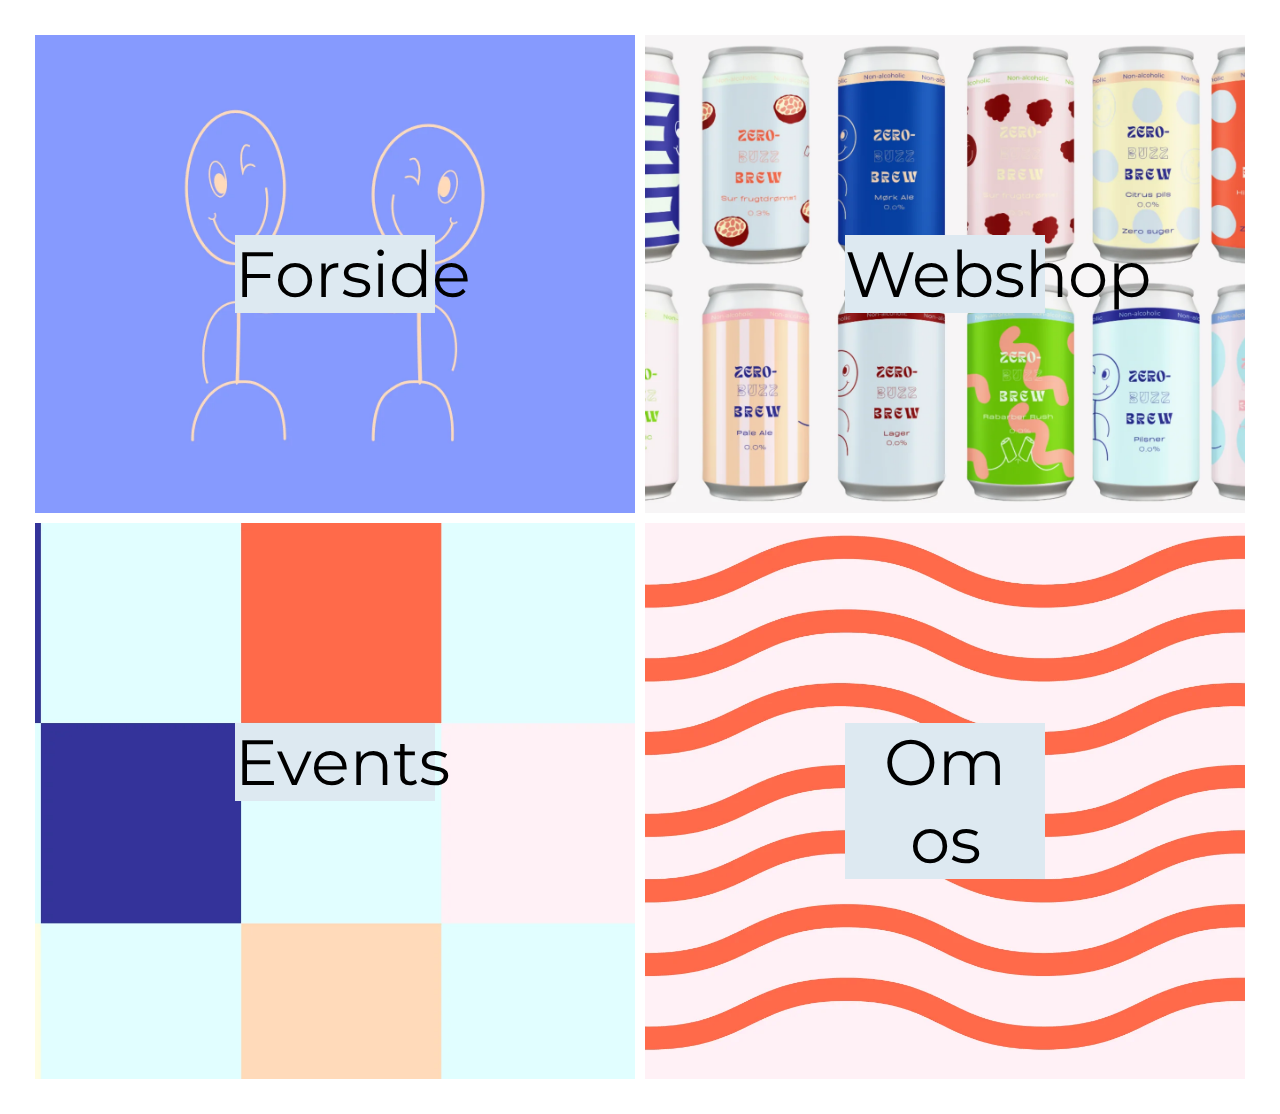
<file: index.html>
<!DOCTYPE html>
<html lang="da">
  <head>
    <meta charset="UTF-8" />
    <meta name="viewport" content="width=device-width, initial-scale=1.0" />
    <title>ZeroBuzz Brew</title>
    <meta name="keywords" content="Alkoholfrie øl, classic, pilsner, sour, ginger, pale ale, hvede øl, mørk ale, kaloriefri, frugt pils, IPA, stemning, hygge, sommer, events, bar ">
    <meta name="author" content="ZeroBuzz Brew">
    <meta name="description" content="ZeroBuzz Brew - alkoholfrie øl uden kompromis med stemning, hygge og autentisk ølsmag.">
    <link rel="icon" href="/img/logo/logo2.svg" type="image/svg+xml">
    <link rel="preconnect" href="https://fonts.googleapis.com">
    <link rel="preconnect" href="https://fonts.gstatic.com" crossorigin>
    <link href="https://fonts.googleapis.com/css2?family=Montserrat:ital,wght@0,100..900;1,100..900&display=swap" rel="stylesheet">
    <link rel="stylesheet" href="https://cdnjs.cloudflare.com/ajax/libs/font-awesome/4.7.0/css/font-awesome.min.css">
    <link rel="stylesheet" href="css/forside.css" />
  </head>
  <body>
    <!-- Main beholder som indeholder ydeligerer 4 sektion beholdere -->
    <main>
        <section class="forside">
            <a href="/forside.html" >
                <p>Forside</p>
            </a>
        </section>
       <section class="webshop">
         <a href="#">
            <p>Webshop</p>
        </a>
       </section>
        <section class="event">
            <a href="/event.html">
                <p>Events</p>
            </a>
        </section>
        <section class="omos">
            <a href="/omos.html">
                <p>Om os</p>
            </a>
        </section>
    </main>
</body>
</html>
</file>
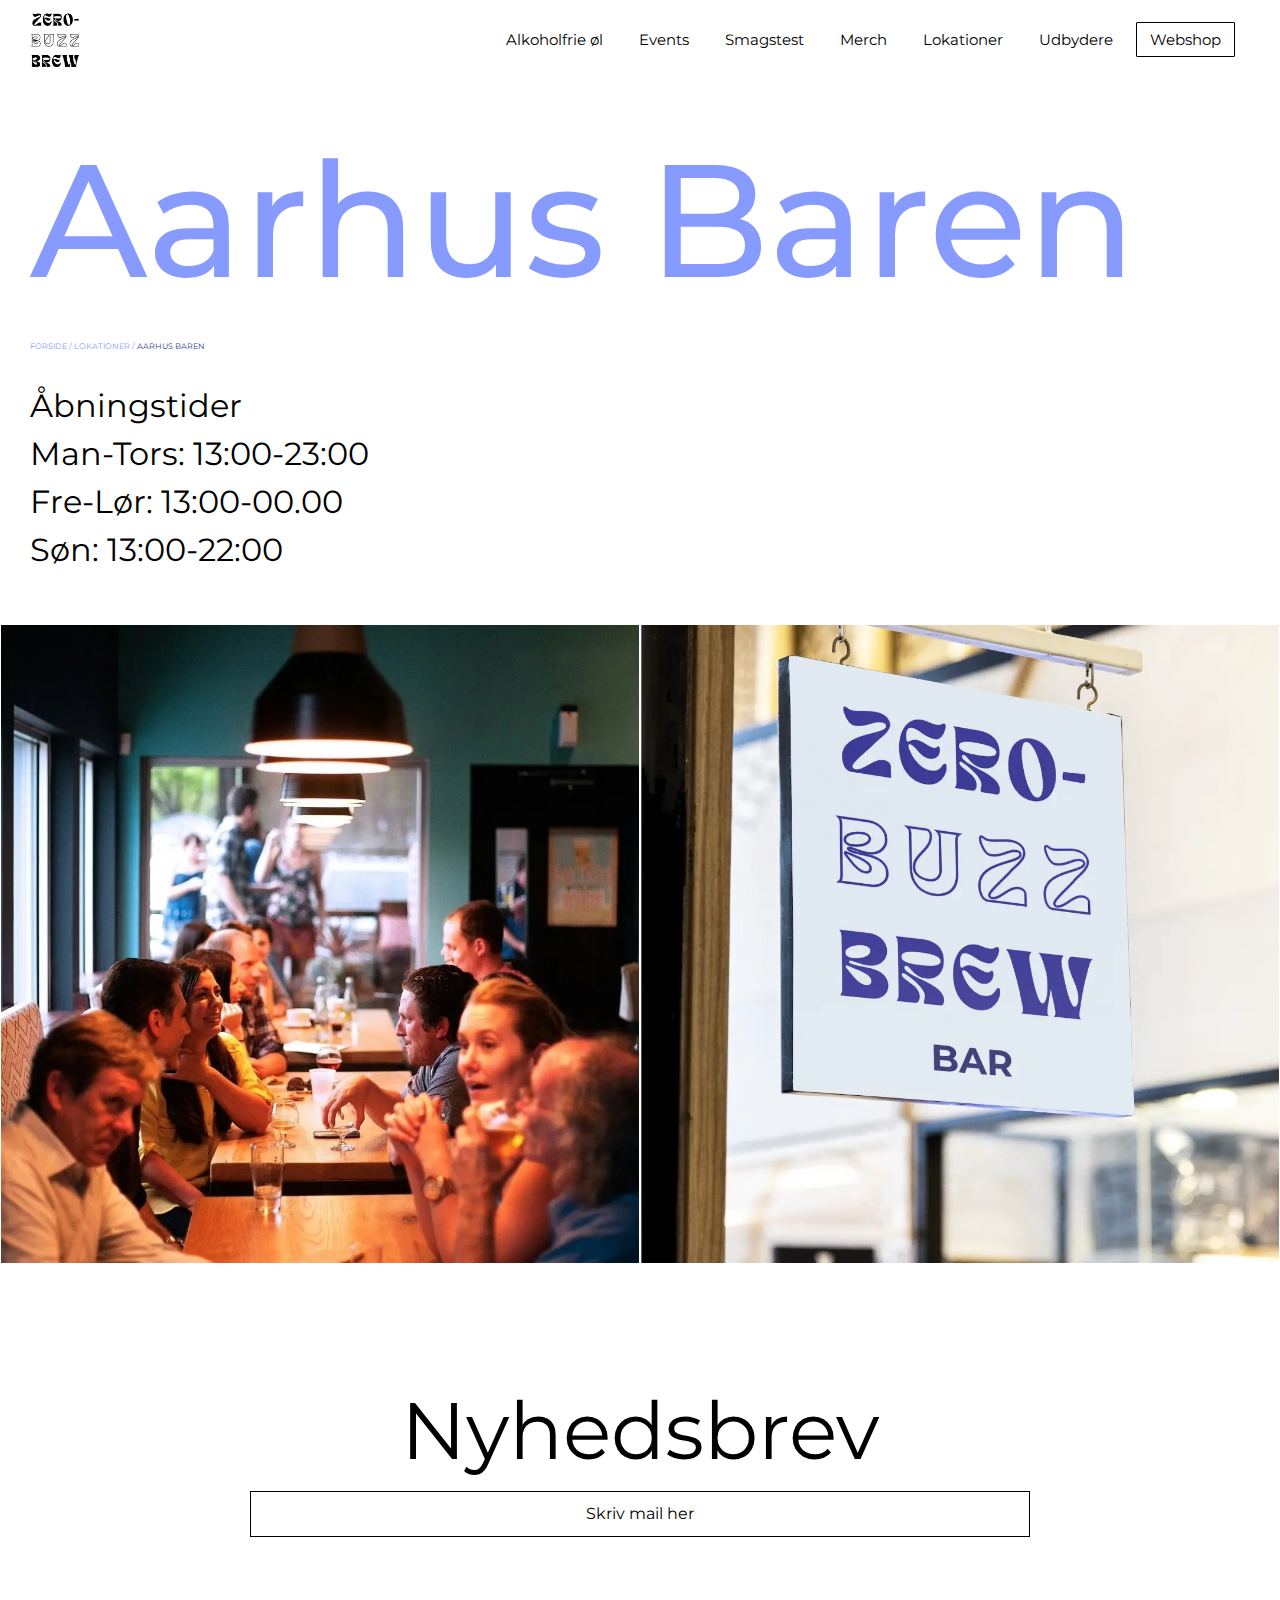
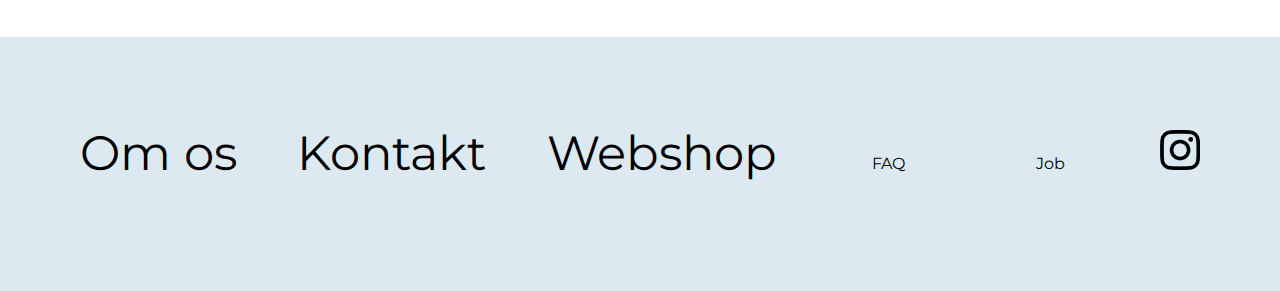
<file: aarhus.html>
<!DOCTYPE html>
<html lang="da">
  <head>
    <meta charset="UTF-8" />
    <meta name="viewport" content="width=device-width, initial-scale=1.0" />
    <title>ZeroBuzz Brew - Aarhus</title>
    <meta name="keywords" content="Alkoholfrie øl, classic, pilsner, sour, ginger, pale ale, hvede øl, mørk ale, kaloriefri, frugt pils, IPA, stemning, hygge, sommer, events, bar ">
    <meta name="author" content="ZeroBuzz Brew">
    <meta name="description" content="ZeroBuzz Brew - alkoholfrie øl uden kompromis med stemning, sammenhold, hygge og autentisk ølsmag.">
    <!-- Favicon  indsættes -->
    <link rel="icon" href="/img/logo/logo.svg" type="image/svg+xml">
    <!-- Google font -->
    <link rel="preconnect" href="https://fonts.googleapis.com">
    <link rel="preconnect" href="https://fonts.gstatic.com" crossorigin>
    <link href="https://fonts.googleapis.com/css2?family=Montserrat:ital,wght@0,100..900;1,100..900&display=swap" rel="stylesheet">
    <!-- Link til checkbox -->
    <link rel="stylesheet" href="https://cdnjs.cloudflare.com/ajax/libs/font-awesome/4.7.0/css/font-awesome.min.css">
    <link rel="stylesheet" href="css/style.css" />
  </head>
  <body>
    <!-- Opsætning af nav-beholder -->
    <nav>
     <!-- Billede img indsættes -->
    <a href="forside.html"><img src="/img/logo/logo.webp" alt="ZeroBruzz Brew Logo" class="logoBillede"></a>
    <!-- Checkbox indsættes -->
      <input type="checkbox" id="check">
      <label for="check" class="checkbtn">
        <i class="fa fa-bars" ></i>
      </label>
    <!-- Liste med menupunkter indsættes i form er en uordret liste beholder med listet-elementer i. -->
        <ul>
          <li><a href="/alkoholfireoel.html">Alkoholfrie øl</a></li>
          <li><a href="/event.html">Events</a></li>
          <li><a href="/smagstest.html">Smagstest</a></li>
          <li><a href="#">Merch</a></li>
          <li><a href="/lokationer.html">Lokationer</a></li>
          <li><a href="#">Udbydere</a></li>
          <li><a href="#" class="webshop">Webshop</a></li>
        </ul>
    </nav>
    <aside class="aarhusLokationBoks">
        <article class="aarhusLokationTekst">
            <h1>Aarhus Baren</h1>
              <!-- Tilføjelse af brødkrummestik med links og span -->
              <aside class="broedkrummesti broedkrummestiOL broedkrummestiAarhus"><p> <a href="/forside.html">FORSIDE</a> / <a href="/lokationer.html">LOKATIONER</a> / <span>AARHUS BAREN</span></p></aside>
            <p>Åbningstider</p>
            <p>Man-Tors: 13:00-23:00</p>
            <p>Fre-Lør: 13:00-00.00</p>
            <p class="aarhusLokationTekstNederst">Søn: 13:00-22:00</p>
        </article>
    </aside>
    <figure class="toBilleder">
        <aside class="toBilleder1 aarhusLokationBilleder">
            <img src="/img/aarhusbar/kevin-curtis-QlnUpMED6Qs-unsplash-2-3.webp" alt="Billede fra Unsplash.com" >
        </aside>
        <aside class="toBilleder1">
            <img src="/img/aarhusbar/skilt.webp" alt="Lokation i Aarhus">
        </aside>
    </figure>
   <footer class="footer">
    <section class="nyhedsBrev">
        <p class="oveskriftNyhedsbrev">Nyhedsbrev</p>
        <p class="skrivMail">Skriv mail her</p>
    </section>
    <section class="footerTekst">
        <a href="/omos.html">
          <p>Om os</p>
        </a>
        <p>Kontakt</p>
        <p>Webshop</p>
        <p class="footerLille footerLilleTop">FAQ</p>
        <p class="footerLille">Job</p>
        <a href="https://www.instagram.com/zerobuzzbrew/">
            <img src="/img/forside/instagram.webp" alt="Instagram ikon" class="instagramIkon">
        </a>
    </section>
</footer>
  </body>
</html>
</file>
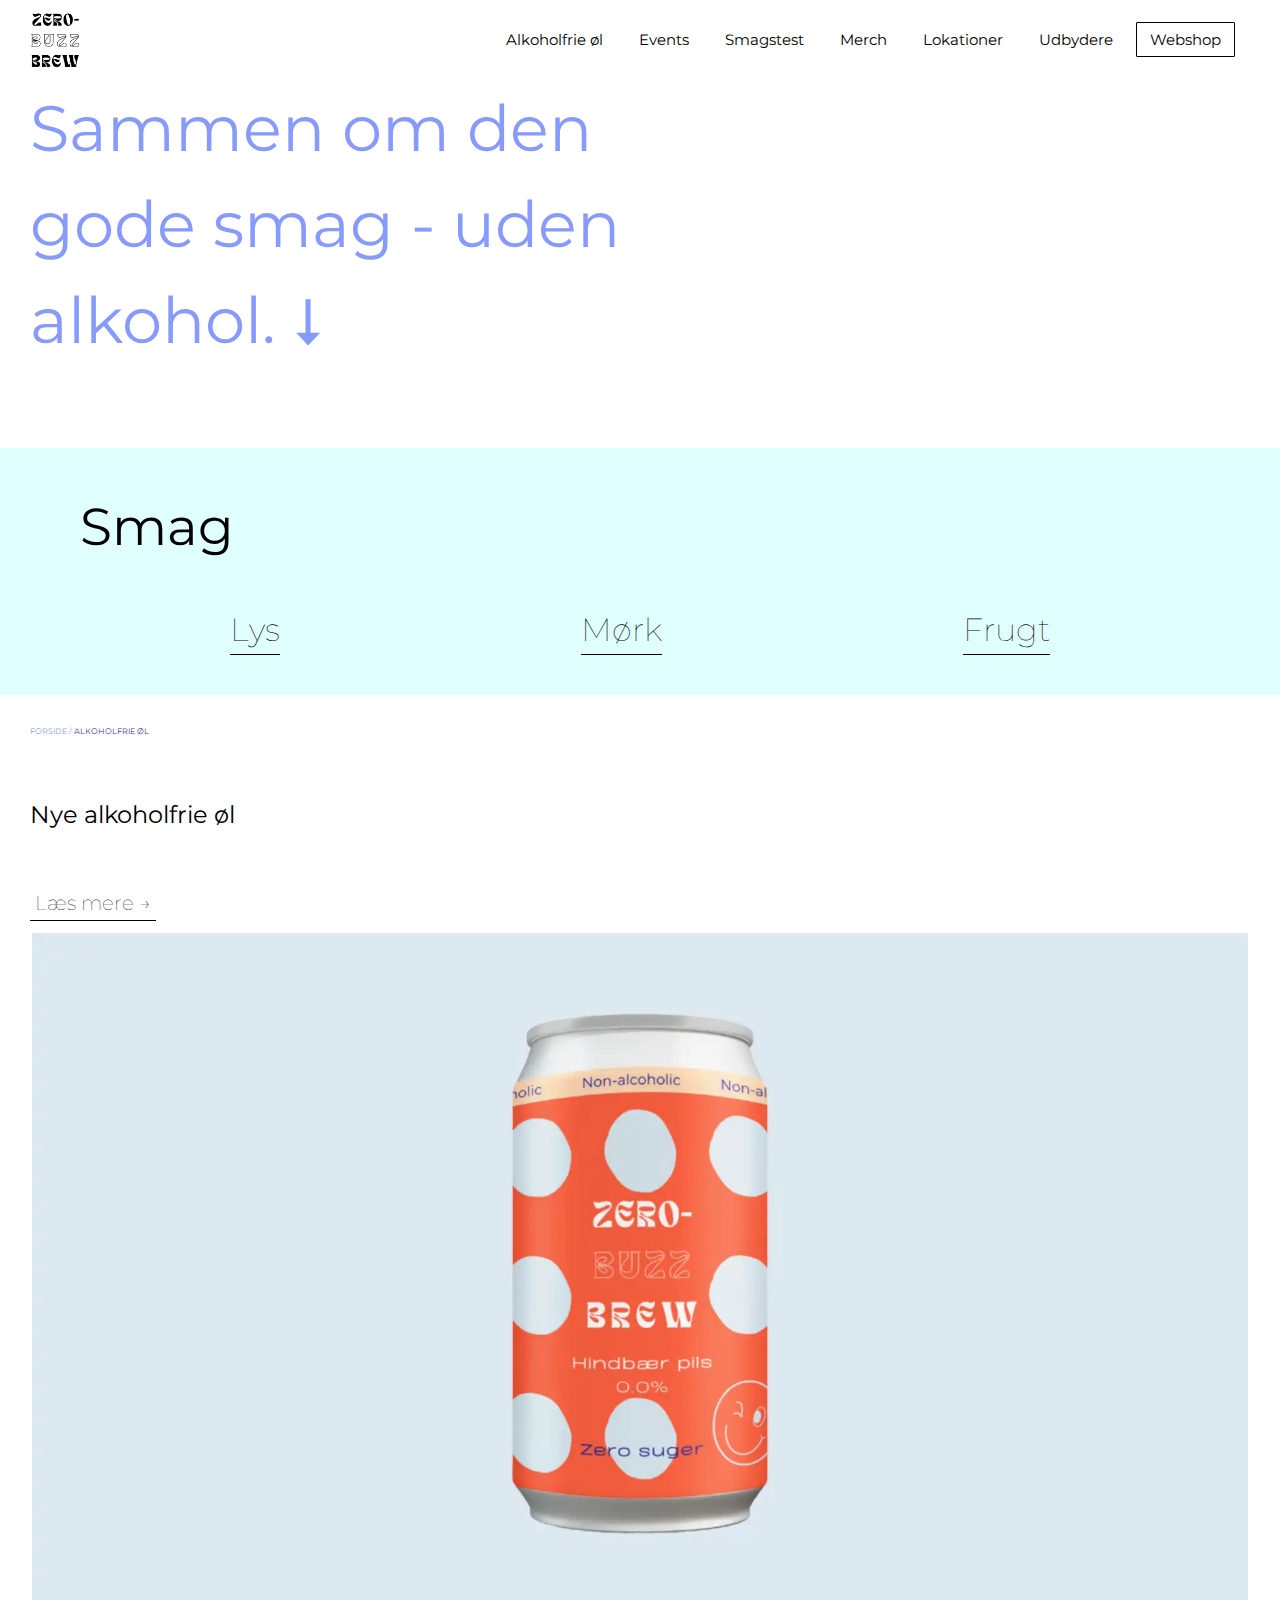
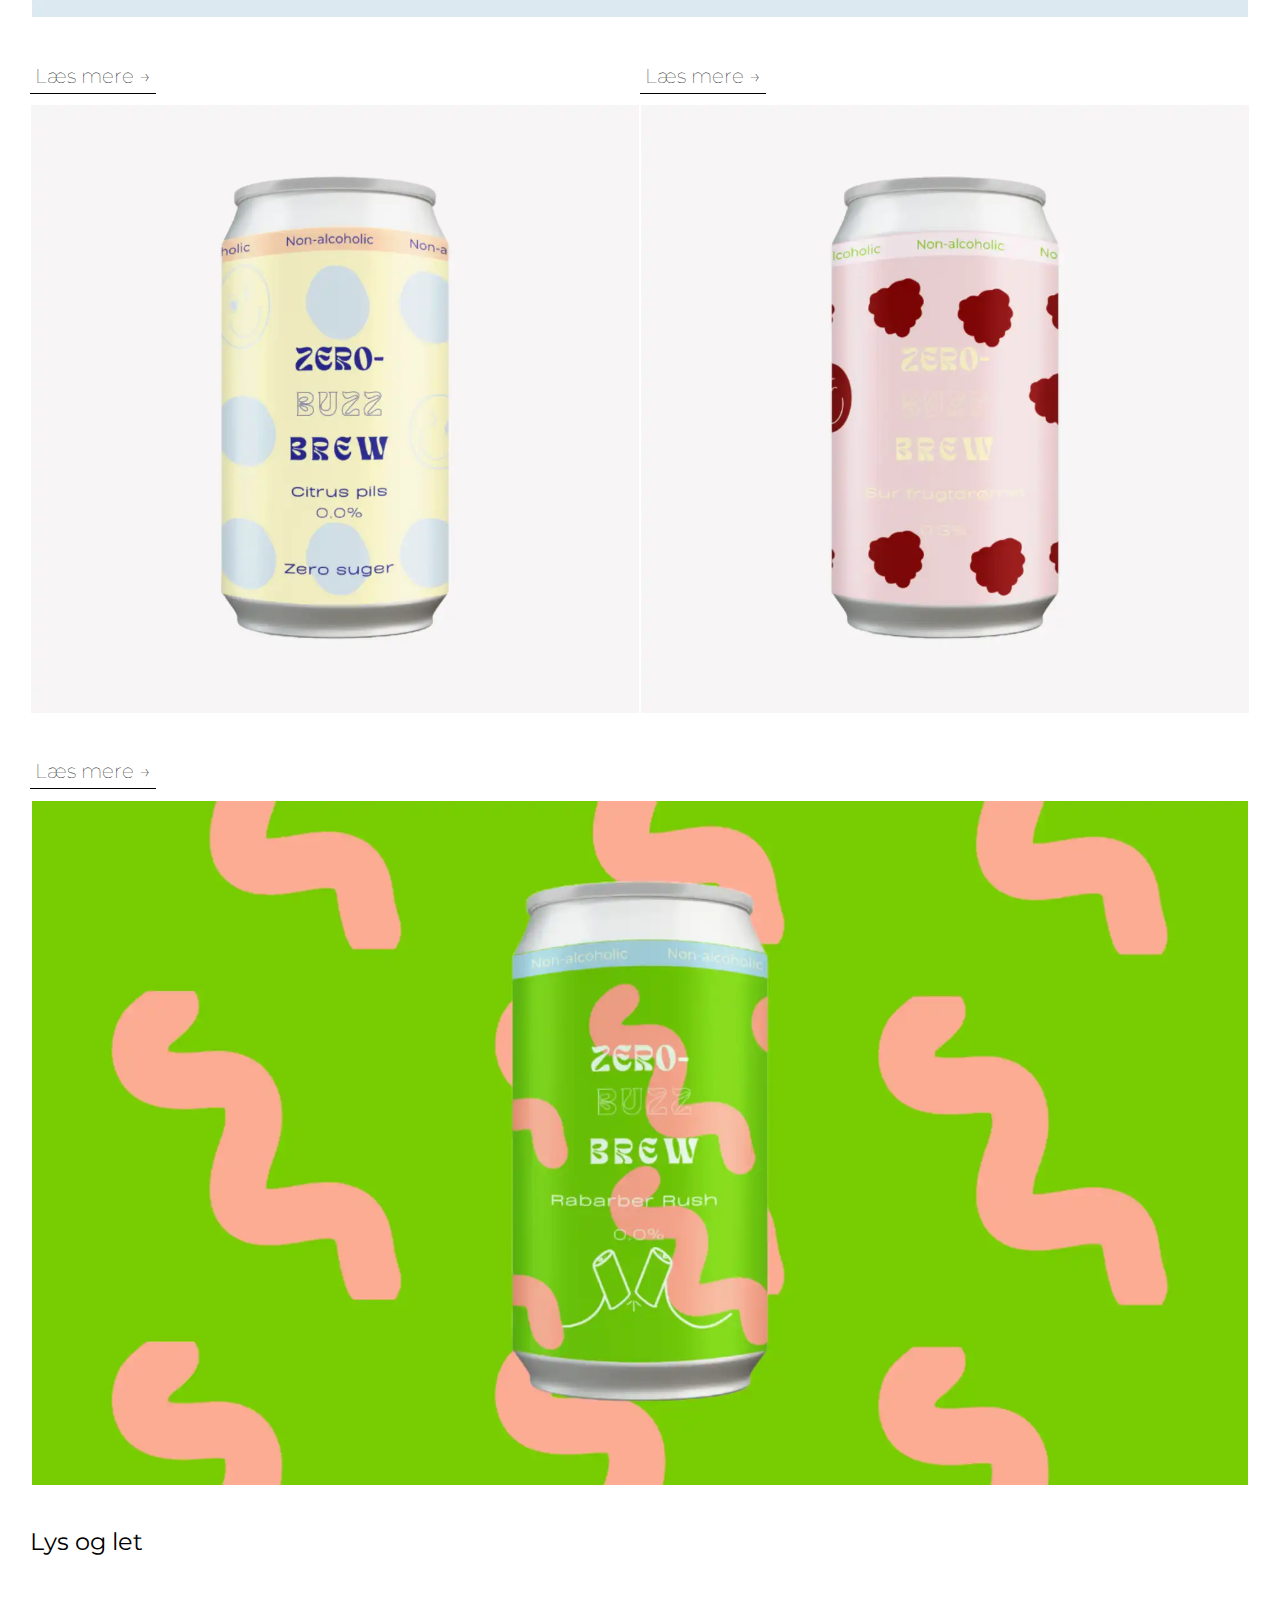
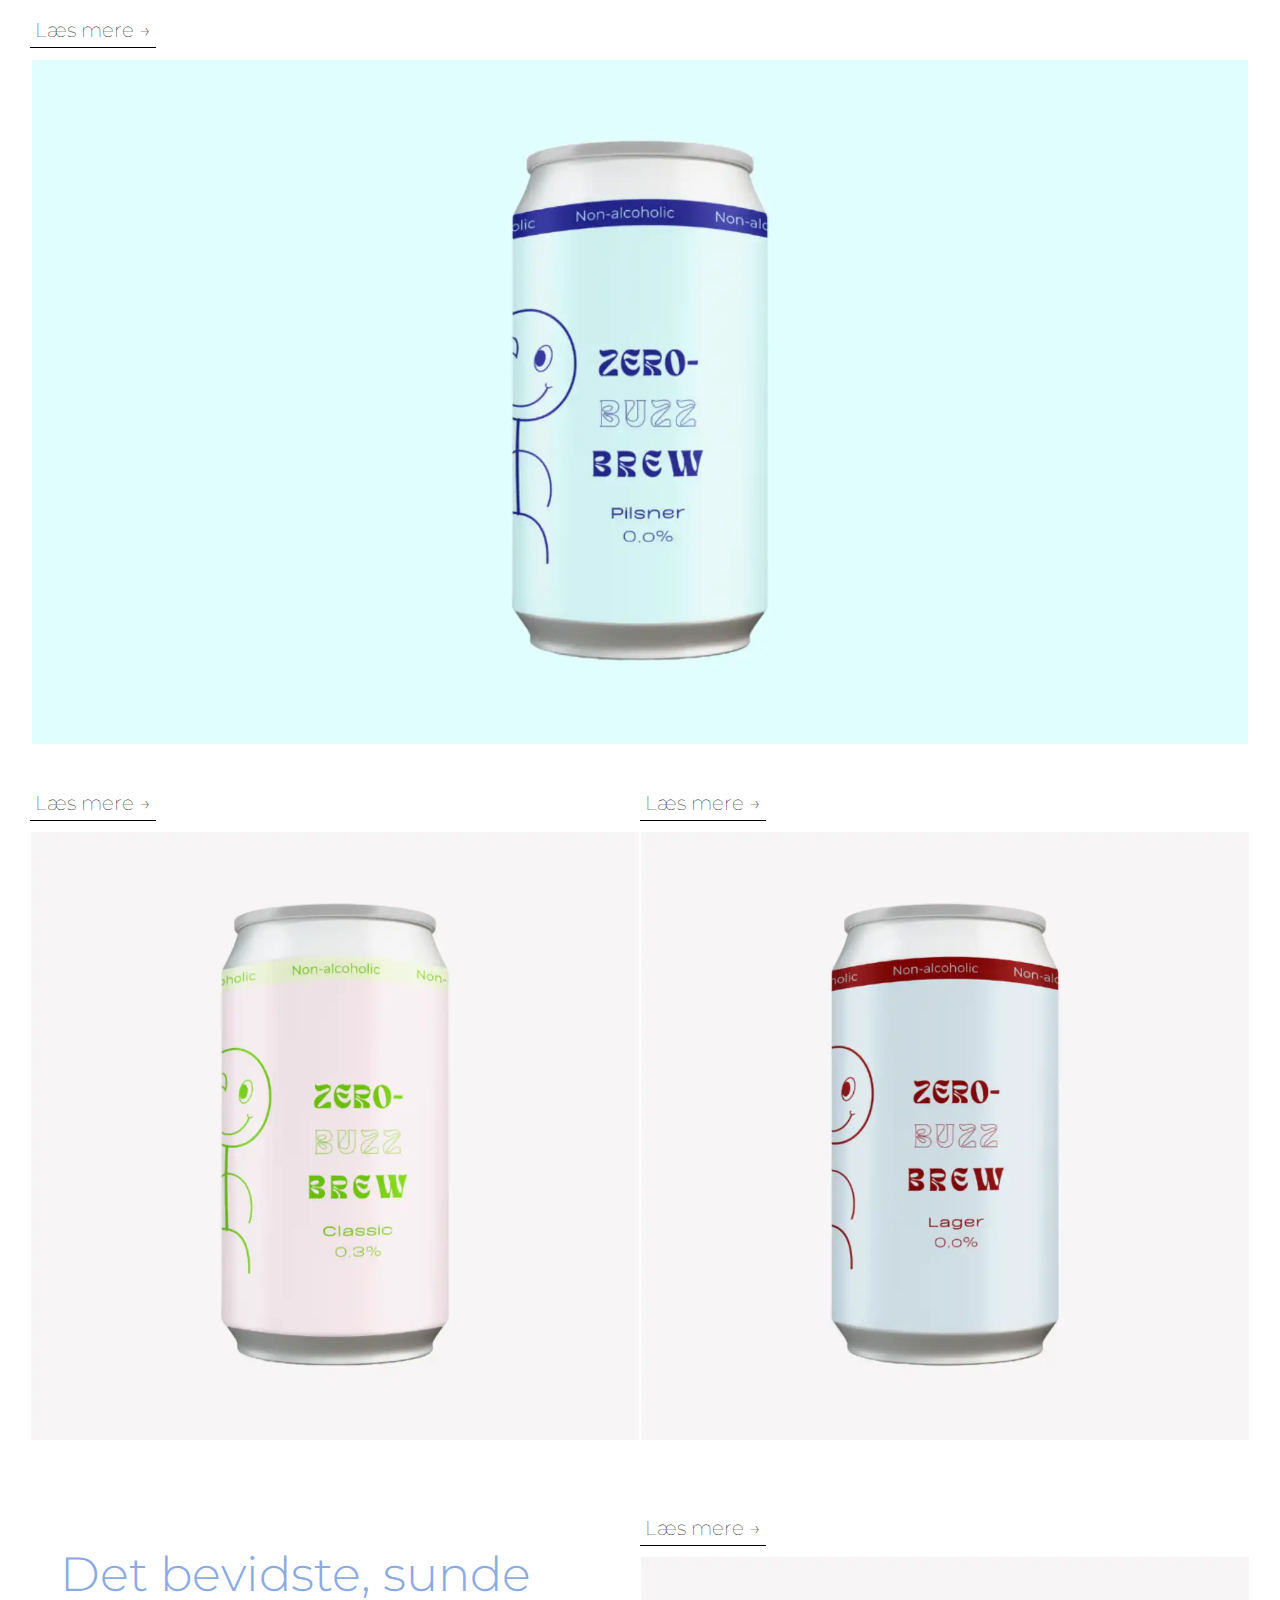
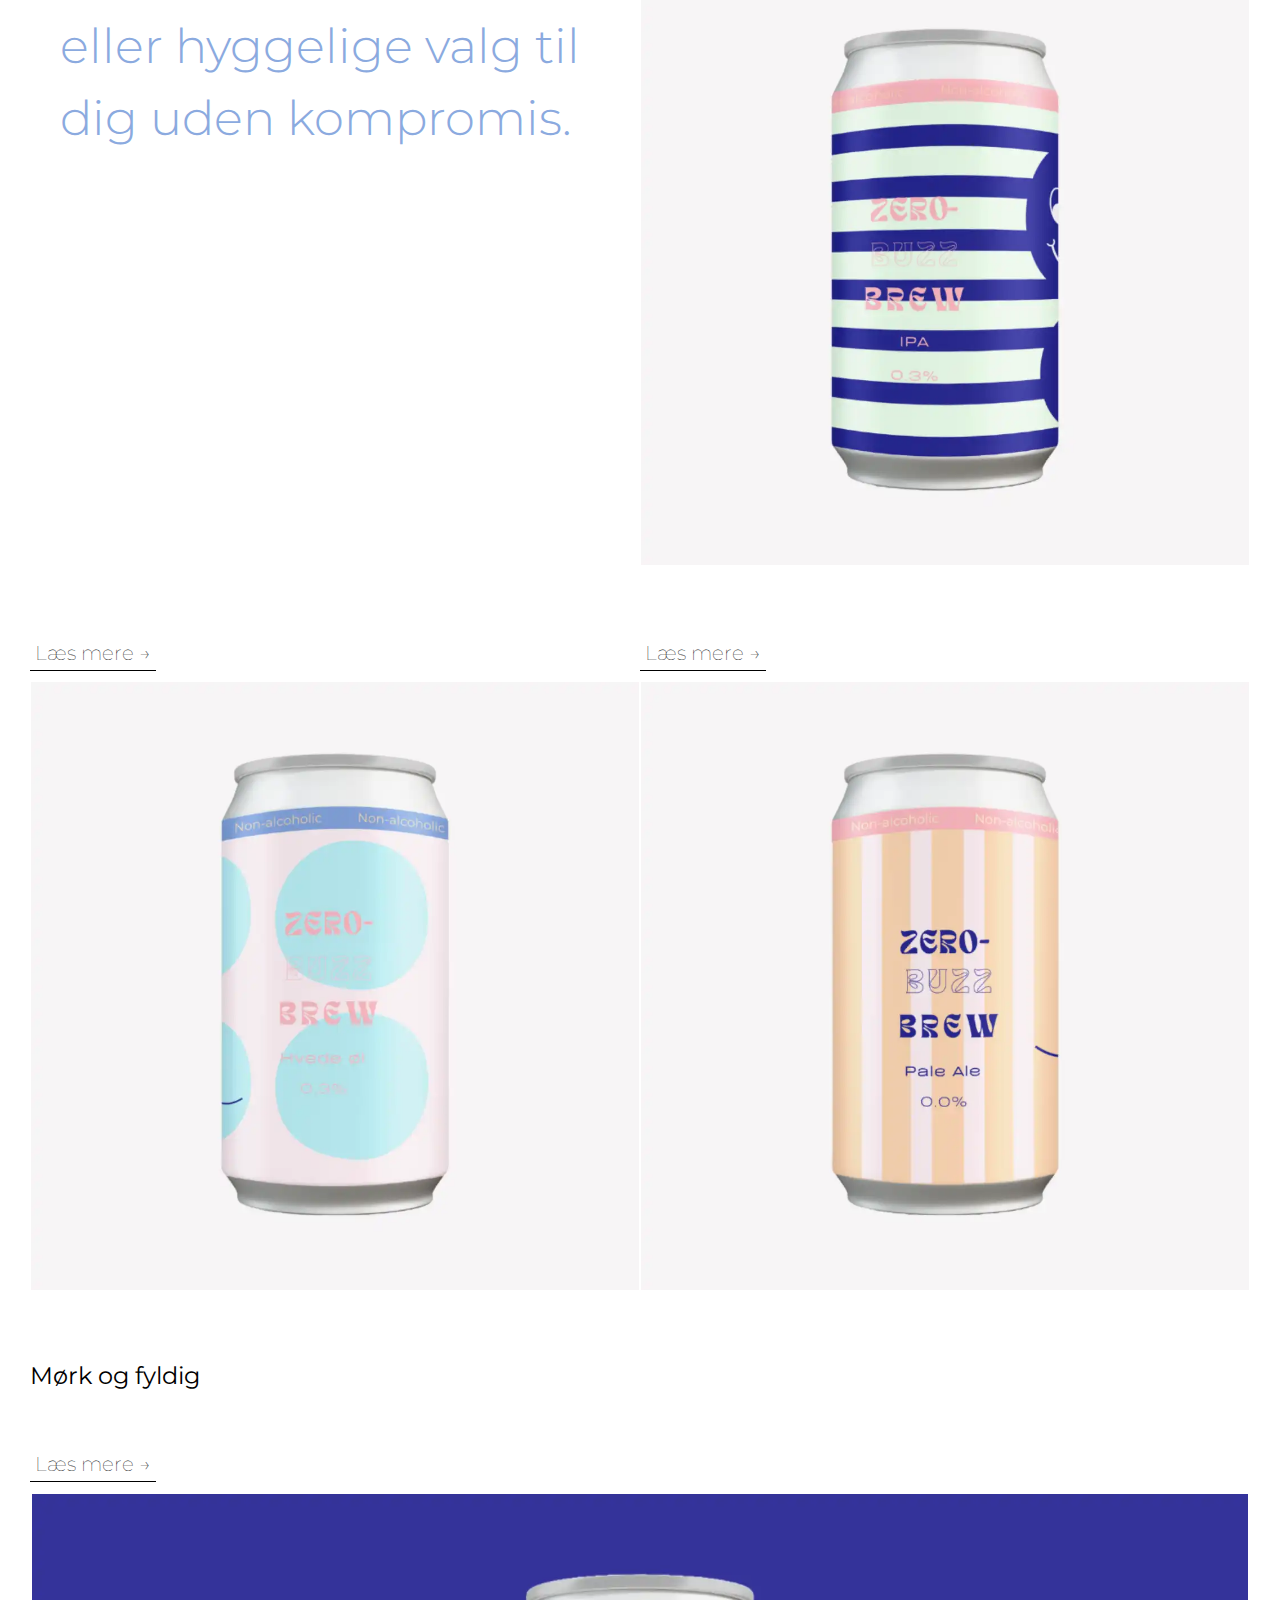
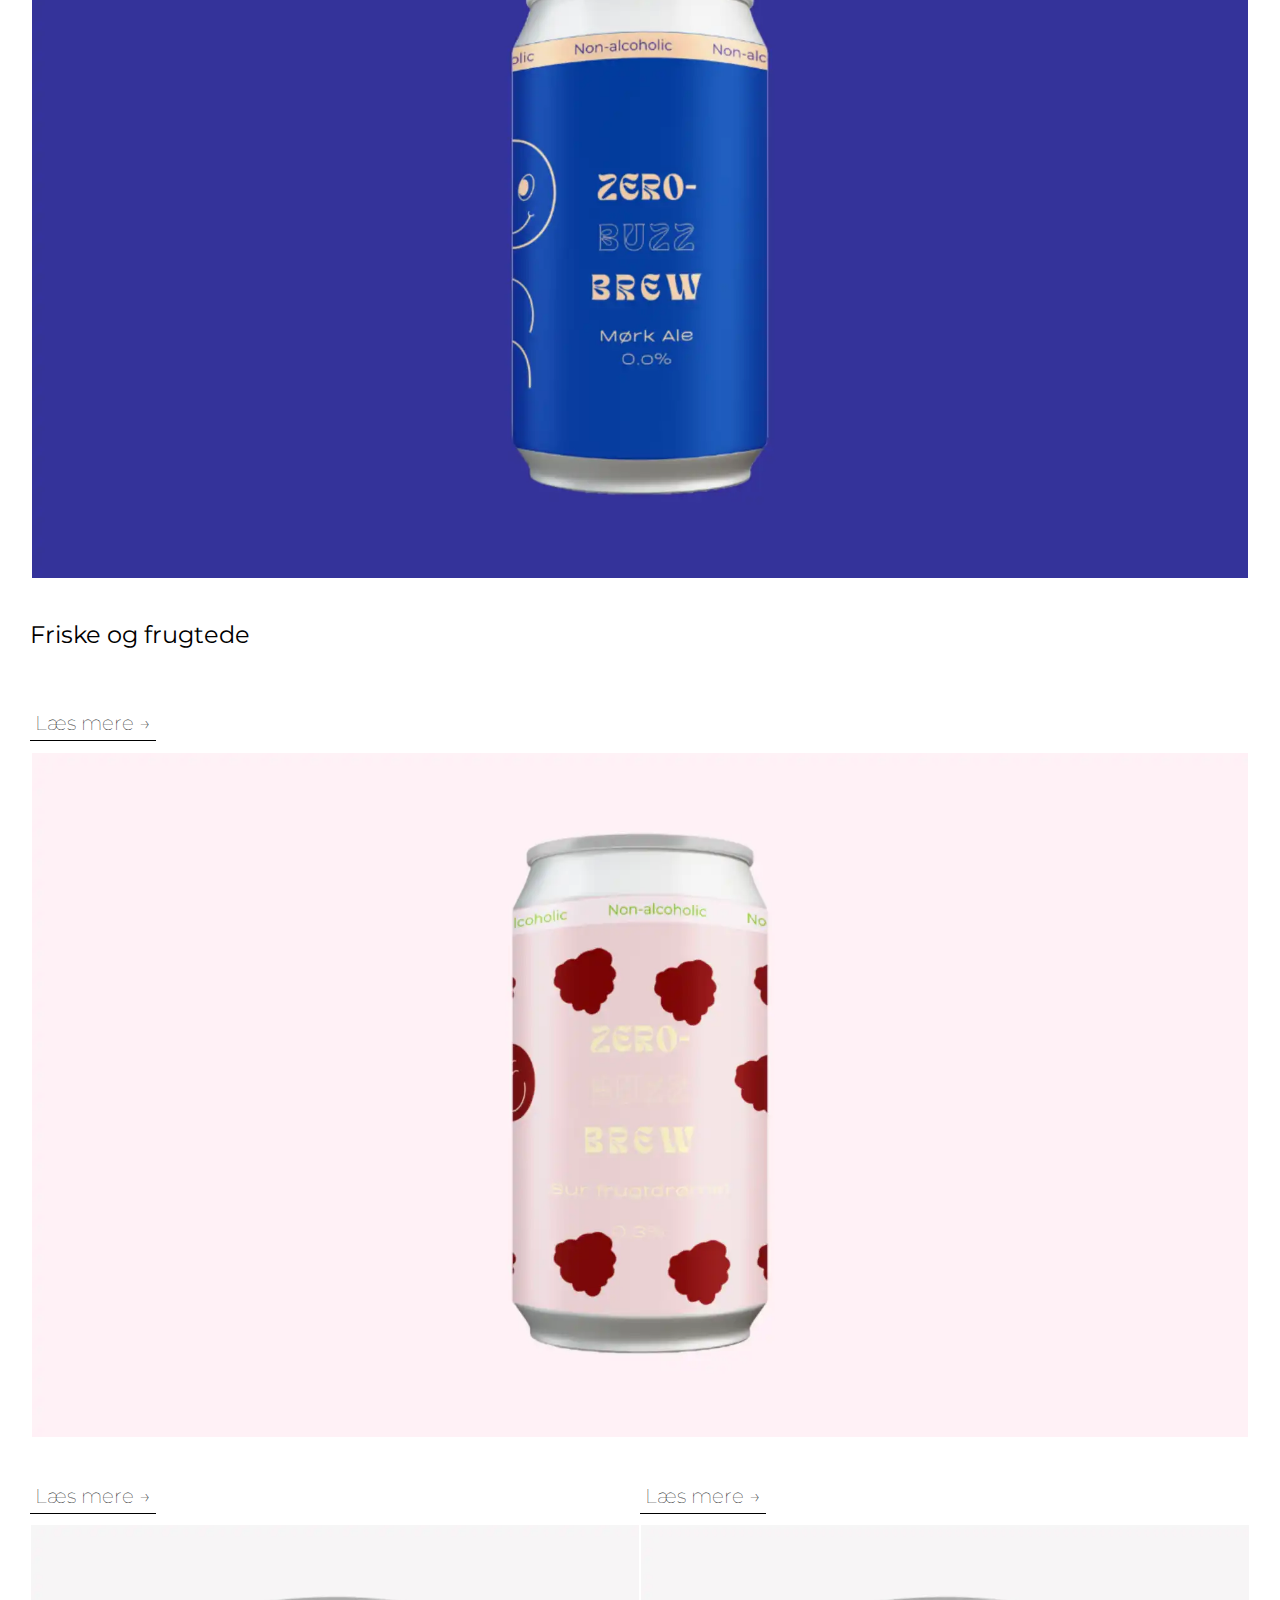
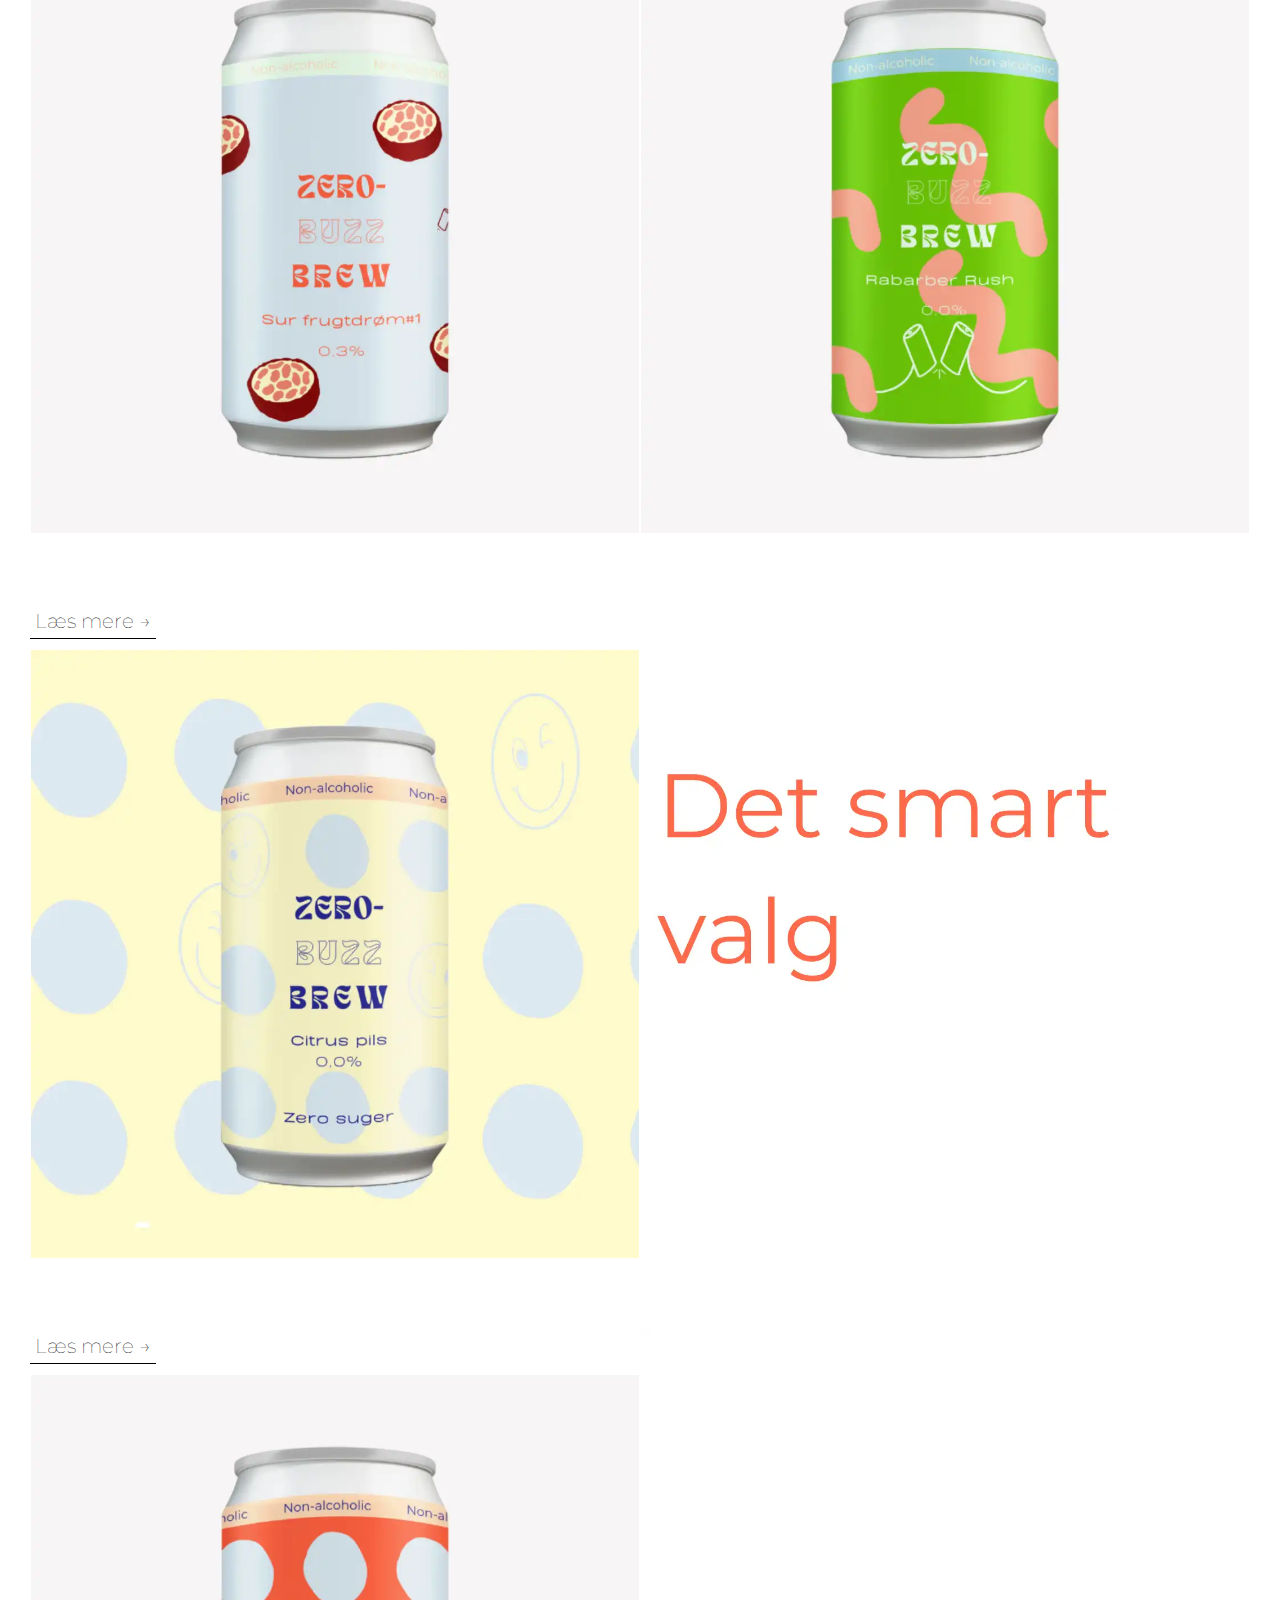
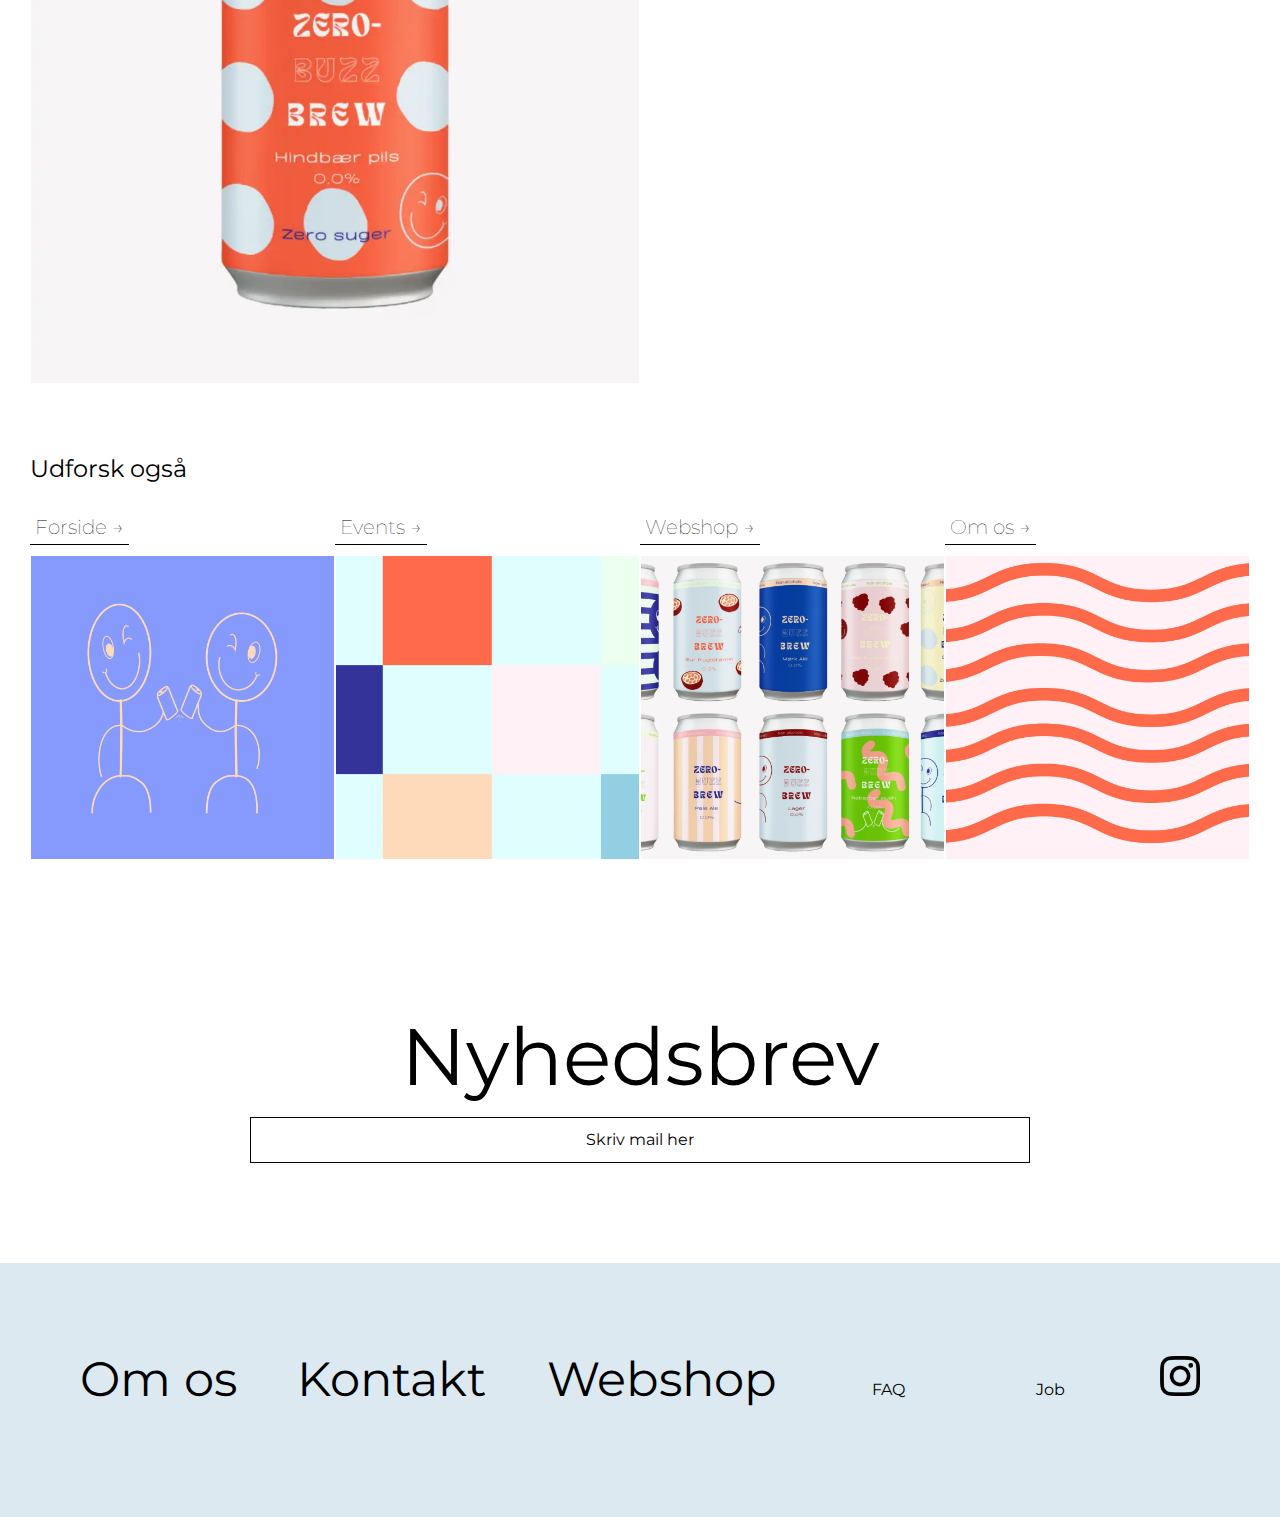
<file: alkoholfireoel.html>
<!DOCTYPE html>
<html lang="da">
  <head>
    <meta charset="UTF-8" />
    <meta name="viewport" content="width=device-width, initial-scale=1.0" />
    <title>ZeroBuzz Brew - Vores sortiment</title>
    <meta name="keywords" content="Alkoholfrie øl, classic, pilsner, sour, ginger, pale ale, hvede øl, mørk ale, kaloriefri, frugt pils, IPA, stemning, hygge, sommer, events, bar ">
    <meta name="author" content="ZeroBuzz Brew">
    <meta name="description" content="ZeroBuzz Brew - alkoholfrie øl uden kompromis med stemning, sammenhold, hygge og autentisk ølsmag.">
    <!-- Favicon  indsættes -->
    <link rel="icon" href="/img/logo/logo.svg" type="image/svg+xml">
    <!-- Google font -->
    <link rel="preconnect" href="https://fonts.googleapis.com">
    <link rel="preconnect" href="https://fonts.gstatic.com" crossorigin>
    <link href="https://fonts.googleapis.com/css2?family=Montserrat:ital,wght@0,100..900;1,100..900&display=swap" rel="stylesheet">
    <!-- Link til checkbox -->
    <link rel="stylesheet" href="https://cdnjs.cloudflare.com/ajax/libs/font-awesome/4.7.0/css/font-awesome.min.css">
    <link rel="stylesheet" href="css/style.css" />
  </head>
  <body>
    <!-- Opsætning af nav-beholder -->
    <nav>
     <!-- Billede img indsættes -->
    <a href="forside.html"><img src="/img/logo/logo.webp" alt="ZeroBruzz Brew Logo" class="logoBillede"></a>
    <!-- Checkbox indsættes -->
      <input type="checkbox" id="check">
      <label for="check" class="checkbtn">
        <i class="fa fa-bars" ></i>
      </label>
    <!-- Liste med menupunkter indsættes i form er en uordret liste beholder med listet-elementer i. -->
        <ul>
          <li><a href="/alkoholfireoel.html">Alkoholfrie øl</a></li>
          <li><a href="/event.html">Events</a></li>
          <li><a href="/smagstest.html">Smagstest</a></li>
          <li><a href="#">Merch</a></li>
          <li><a href="/lokationer.html">Lokationer</a></li>
          <li><a href="#">Udbydere</a></li>
          <li><a href="#" class="webshop">Webshop</a></li>
        </ul>
    </nav>
    <!-- Beholder med start information -->
    <header class="eventTopBoks eventTopTekstside2">
        <aside class="eventTopTekst ">
            <p>Sammen om den gode smag - uden alkohol. ⭣</p>
        </aside>
    </header>
    <!-- Sortering af smage vha. a-tag -->
    <section class="smagBoks">
        <p class="smagTekst">Smag</p>
        <aside class="smage">
           <a href="#lysOgLet">
            <p>Lys</p>
           </a>
           <a href="#mork">
            <p>Mørk</p>
           </a>
           <a href="#frugt">
            <p>Frugt</p>
           </a>
        </aside>
    </section>
    <!-- Tilføjelse af brødkrummestik med links og span -->
    <aside class="broedkrummesti"><p> <a href="/forside.html">FORSIDE</a> / <span>ALKOHOLFRIE ØL</span></p></aside>
    <!-- Sektion med stort billede -->
    <section class="fireBilleder">
        <p class="nyeOl nyeOlside">Nye alkoholfrie øl</p>
    </section>
    <figure class="stortBilledBoks">
        <aside class="stortBillede">
             <a href="/ol-hindbaerpilsner.html" class="lasmere">Læs mere → </a>
             <figure class="stortBilledeimg">
                <img src="/img/sortiment/91-2.webp" alt="Hindbær pils" class="startBillede">
                <img src="/img/sortiment/91.webp" alt="Hindbær pils" class="nytBilled">
             </figure>
        </aside>
    </figure>
    <!-- Sektion med 2 billeder -->
    <section class="fireBilleder">
        <figure class="toBilleder">
            <aside class="toBilleder1">
                <a href="#" class="lasmere">Læs mere → </a>
                <img src="/img/forside/cituspilskvadrat.webp" alt="Citrus pils" >
            </aside>
            <aside class="toBilleder1">
                <a href="/ol-surhindbaer.html" class="lasmere">Læs mere → </a>
                <img src="/img/forside/surhindbaerkvadrat.webp" alt="Sur frugtdrøm #1">
            </aside>
        </figure>
    </section>
    <!-- Stort billede -->
    <figure class="stortBilledBoks">
        <aside class="stortBillede">
             <a href="#" class="lasmere">Læs mere → </a>
             <figure class="stortBilledeimg">
                <img src="/img/sortiment/86-2.webp" alt="Ingefærøl med rabarber" class="startBillede">
                <img src="/img/sortiment/86.webp" alt="Ingefærøl med rabarber" class="nytBilled">
             </figure>
        </aside>
    </figure>
    <!-- Katagori -->
    <section class="fireBilleder">
        <p class="nyeOl" id="lysOgLet">Lys og let</p>
    </section>
    <!-- Stort billede -->
    <figure class="stortBilledBoks">
        <aside class="stortBillede">
             <a href="#" class="lasmere">Læs mere → </a>
             <figure class="stortBilledeimg">
                <img src="/img/sortiment/73-3.webp" alt="Pilsner" class="startBillede">
                <img src="/img/sortiment/73-2.webp" alt="Pilsner" class="nytBilled">
             </figure>
        </aside>
    </figure>
    <!-- To billeder sektion -->
    <section class="fireBilleder">
      <figure class="toBilleder">
          <aside class="toBilleder1">
              <a href="#" class="lasmere">Læs mere → </a>
              <img src="/img/forside/classic.webp" alt="Classic alkoholfri øl" >
          </aside>
          <aside class="toBilleder1">
              <a href="#" class="lasmere">Læs mere → </a>
              <img src="/img/sortiment/78.webp" alt="Lager alkoholfri øl">
          </aside>
      </figure>
    </section>
    <!-- Sektion med billede og tekst -->
    <section class="fireBilleder">
      <figure class="toBilleder">
          <section class="tekstTilSideHøjre tekstTilSideHøjreAlkoholfrieOL">
             <p class="tekstTilSideHøjre1 tekstTilSideHøjre1Sammenhold">Det bevidste, sunde eller hyggelige valg til dig uden kompromis.</p>
          </section>
          <aside class="toBilleder1">
              <a href="#" class="lasmere">Læs mere → </a>
              <img src="/img/sortiment/79.webp" alt="IPA alkoholfri øl">
          </aside>
      </figure>
  </section>
  <!-- Beholder med to billeder -->
  <section class="fireBilleder">
    <figure class="toBilleder">
        <aside class="toBilleder1">
          <a href="#" class="lasmere">Læs mere → </a>
            <img src="/img/sortiment/87.webp" alt="Hvede alkoholfri øl" >
        </aside>
        <aside class="toBilleder1">
            <a href="#" class="lasmere">Læs mere → </a>
            <img src="/img/sortiment/88.webp" alt="Pale ale alkoholfri øl">
        </aside>
    </figure>
  </section>
  <!-- Sektion med stort bilede -->
  <section class="fireBilleder">
    <p class="nyeOl" id="mork">Mørk og fyldig</p>
  </section>
  <figure class="stortBilledBoks">
    <aside class="stortBillede">
         <a href="#" class="lasmere">Læs mere → </a>
         <figure class="stortBilledeimg">
            <img src="/img/sortiment/80-2.webp" alt="Mørk ale" class="startBillede">
            <img src="/img/sortiment/80.webp" alt="Mørk ale" class="nytBilled">
         </figure>
    </aside>
  </figure>
  <!-- Sektion med frugt øl -->
  <section class="fireBilleder">
    <p class="nyeOl" id="frugt">Friske og frugtede</p>
  </section>
  <figure class="stortBilledBoks">
    <aside class="stortBillede">
        <a href="/ol-surhindbaer.html" class="lasmere">Læs mere → </a>
        <figure class="stortBilledeimg">
            <img src="/img/sortiment/90-2.webp" alt="Sur frugtdrøm hindbær" class="startBillede">
            <img src="/img/sortiment/90.webp" alt="Sur frugtdrøm hindbær" class="nytBilled">
        </figure>
    </aside>
  </figure>
  <section class="fireBilleder">
    <figure class="toBilleder">
        <aside class="toBilleder1">
          <a href="#" class="lasmere">Læs mere → </a>
            <img src="/img/sortiment/eksamen-6-2.webp" alt="Sur passions alkoholfri øl" >
        </aside>
        <aside class="toBilleder1">
            <a href="#" class="lasmere">Læs mere → </a>
            <img src="/img/forside/ingefarkvadrat.webp" alt="Alkoholfri ingefær øl">
        </aside>
    </figure>
  </section>
  <section class="fireBilleder">
    <figure class="toBilleder">
        <aside class="toBilleder1">
          <a href="#" class="lasmere">Læs mere → </a>
            <img src="/img/sortiment/84.webp" alt="Citrus pils" >
        </aside>
        <aside class="toBilleder1">
            <img src="/img/sortiment/89.webp" alt="Tekst">
        </aside>
    </figure>
  </section>
  <section class="fireBilleder">
    <figure class="toBilleder">
        <aside class="toBilleder1">
          <a href="/ol-hindbaerpilsner.html" class="lasmere">Læs mere → </a>
            <img src="/img/forside/hindbaerpilskvadrat.webp" alt="Hindbær pils" >
        </aside>
        <aside class="toBilleder1">
            <img src="/img/sortiment/89-2.webp" alt="Tekst">
        </aside>
    </figure>
  </section>
  <!-- Fire billeder nederst fra side -->
  <section class="fireBilleder">
    <p class="nyeOl">Udforsk også</p>
    <figure class="fireBillederNyeOl">
        <aside class="fireBillederNyeOl1">
            <a href="/forside.html" class="lasmere">Forside → </a>
            <img src="/img/smagstest/eksamen-12-2.webp" alt="Forside" >
        </aside>
        <aside class="fireBillederNyeOl1">
            <a href="/event.html" class="lasmere">Events → </a>
            <img src="/img/smagstest/eksamen-10-2-2.webp" alt="Events" >
        </aside>
        <aside class="fireBillederNyeOl1">
            <a href="/ol-surhindbaer.html" class="lasmere">Webshop → </a>
            <img src="/img/smagstest/eksamen-9-2-2.webp" alt="Webshop">
        </aside>
        <aside class="fireBillederNyeOl1">
            <a href="/omos.html" class="lasmere">Om os → </a>
            <img src="/img/smagstest/eksamen-11-2-2.webp" alt="Classic alkoholfri øl" >
        </aside>
    </figure>
  </section>
    <!-- Footer -->
    <footer class="footer">
      <section class="nyhedsBrev">
          <p class="oveskriftNyhedsbrev">Nyhedsbrev</p>
          <p class="skrivMail">Skriv mail her</p>
      </section>
      <section class="footerTekst">
          <a href="/omos.html">
            <p>Om os</p>
          </a>
          <p>Kontakt</p>
          <p>Webshop</p>
          <p class="footerLille footerLilleTop">FAQ</p>
          <p class="footerLille">Job</p>
          <a href="https://www.instagram.com/zerobuzzbrew/">
              <img src="/img/forside/instagram.webp" alt="Instagram ikon" class="instagramIkon">
          </a>
      </section>
  </footer>
</body>
</html>
</file>
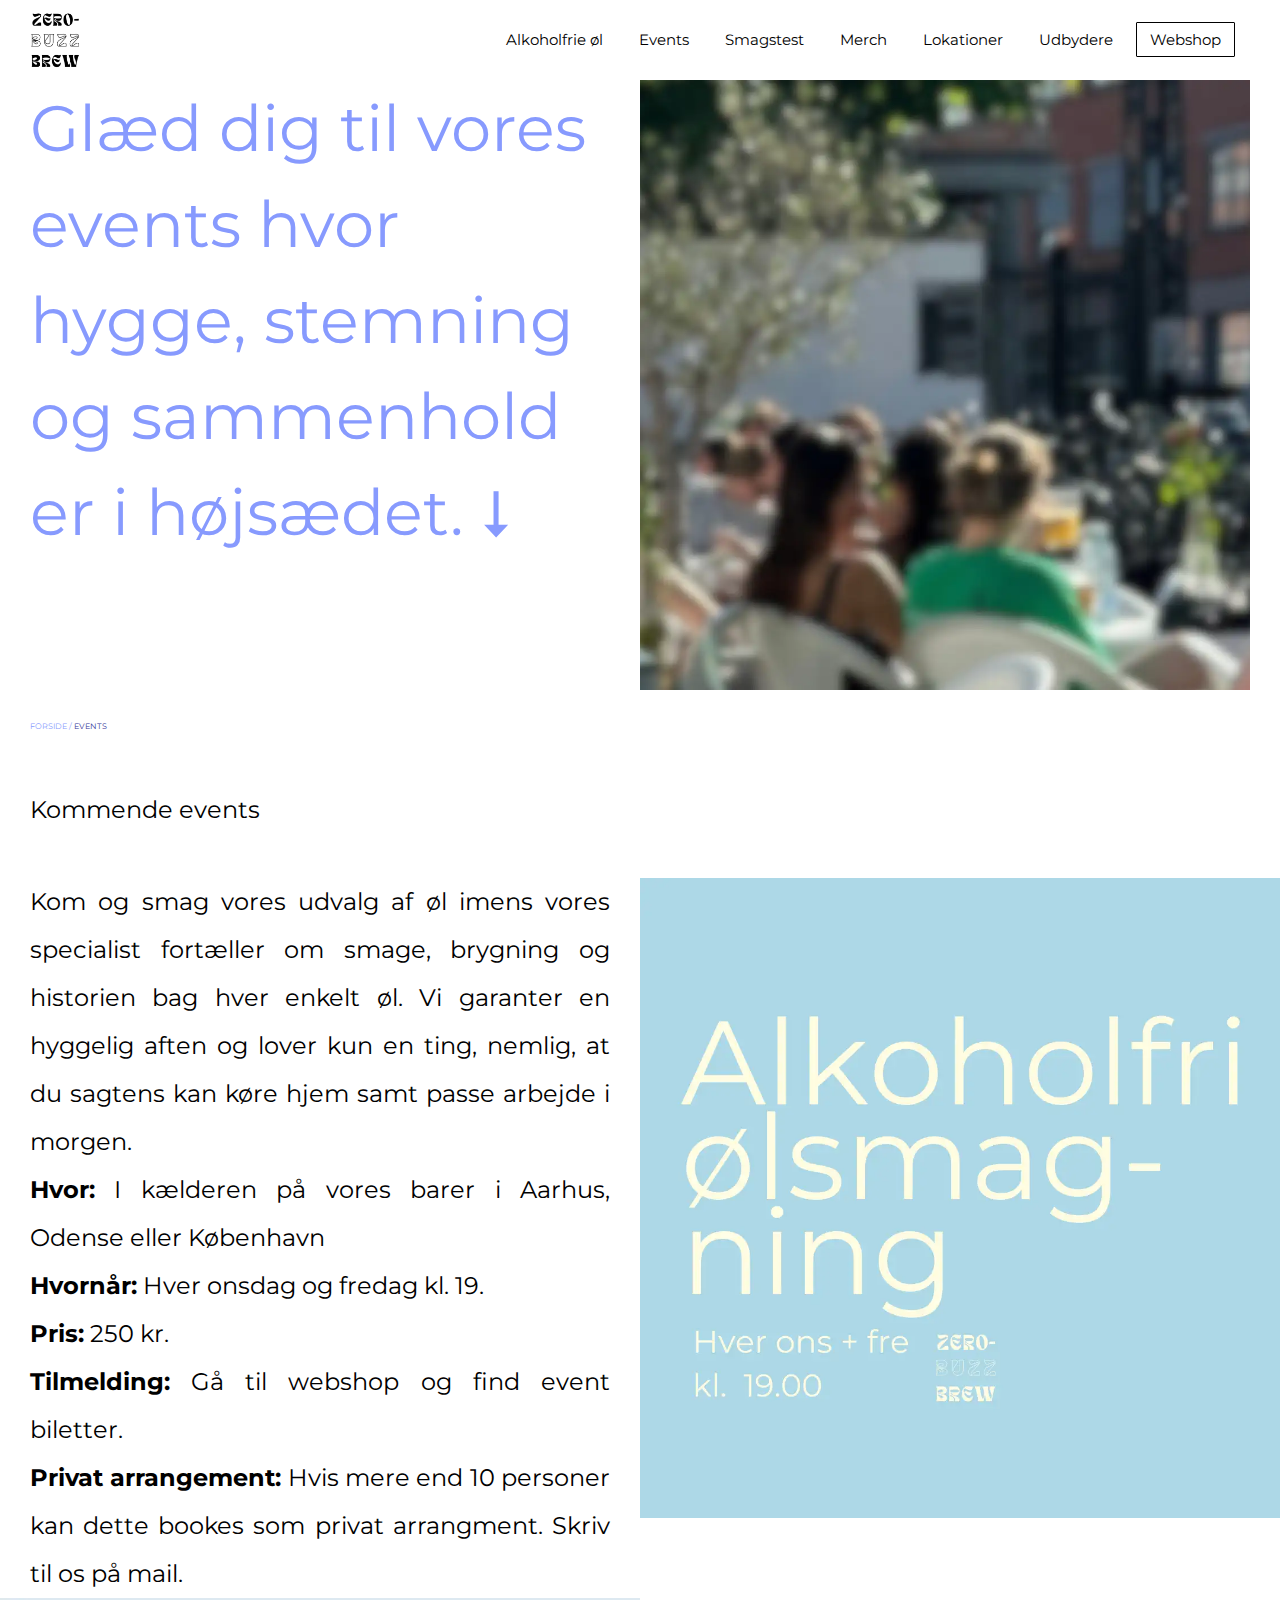
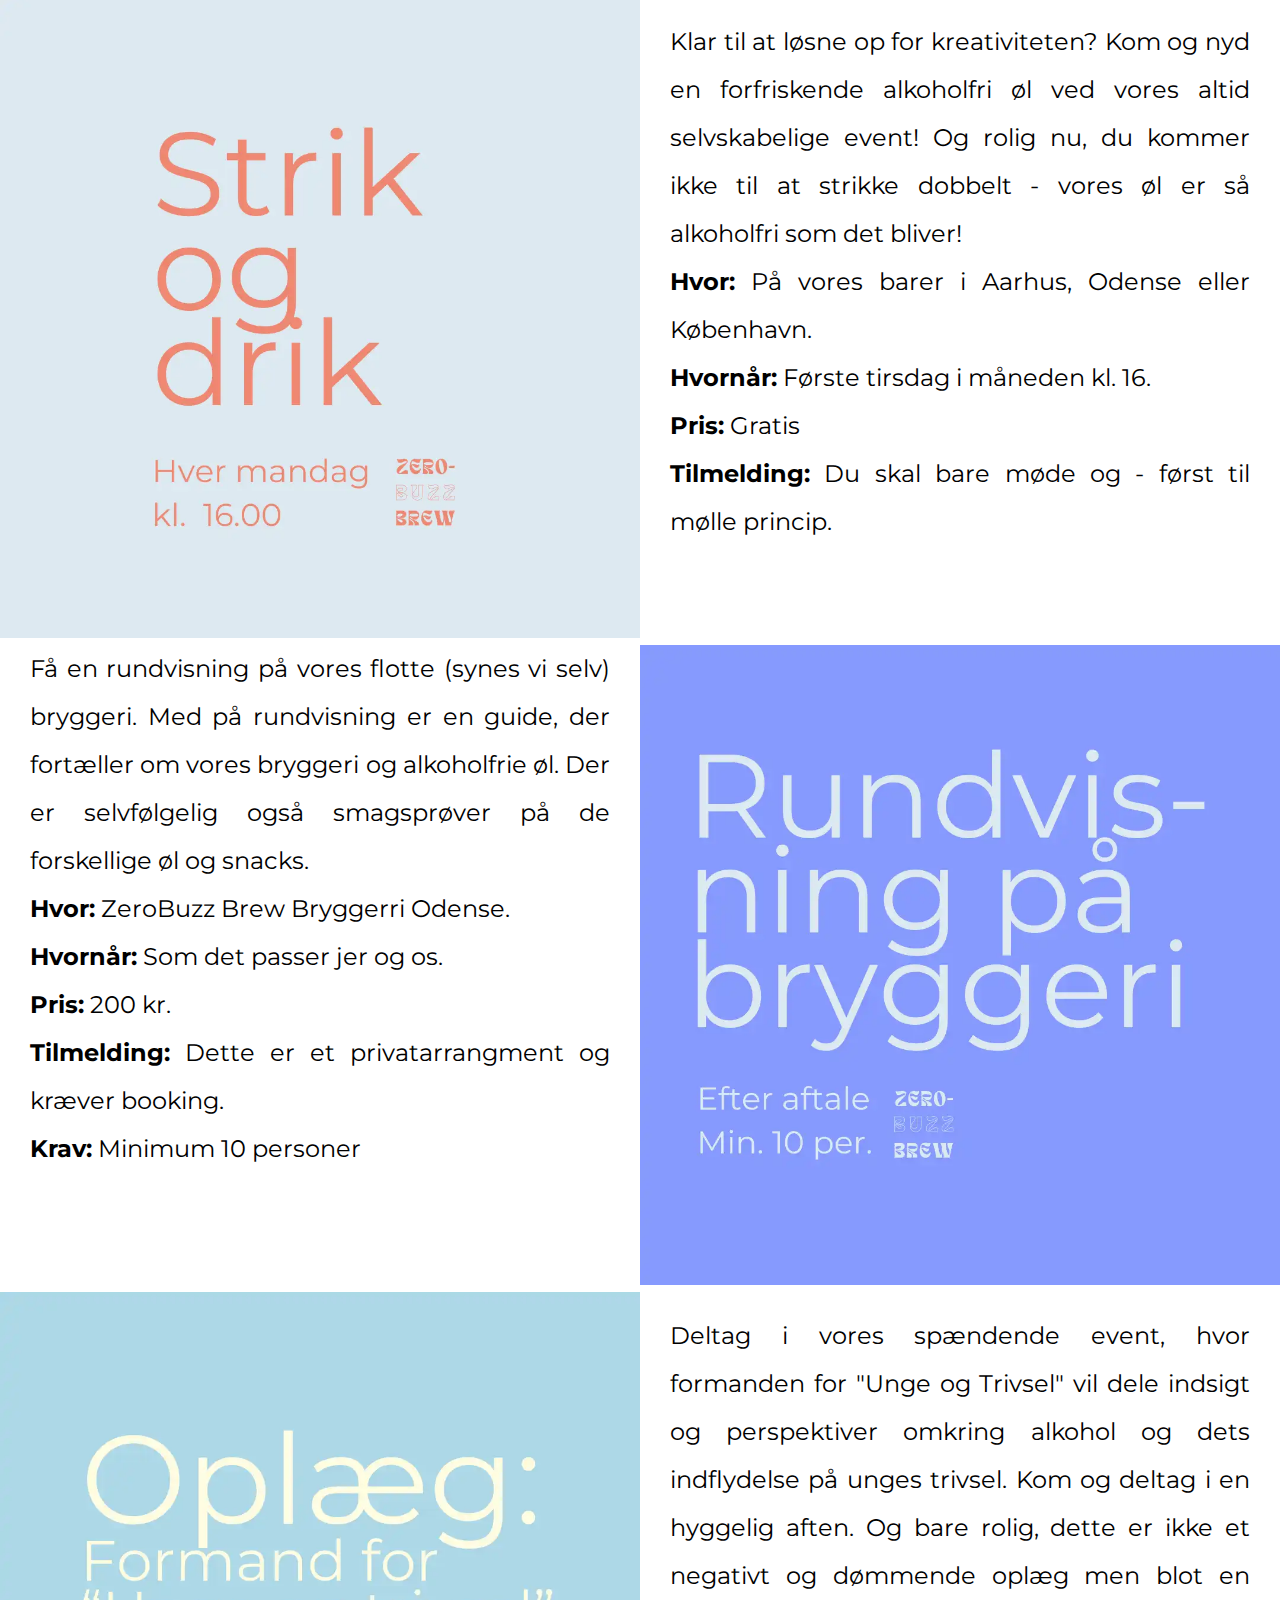
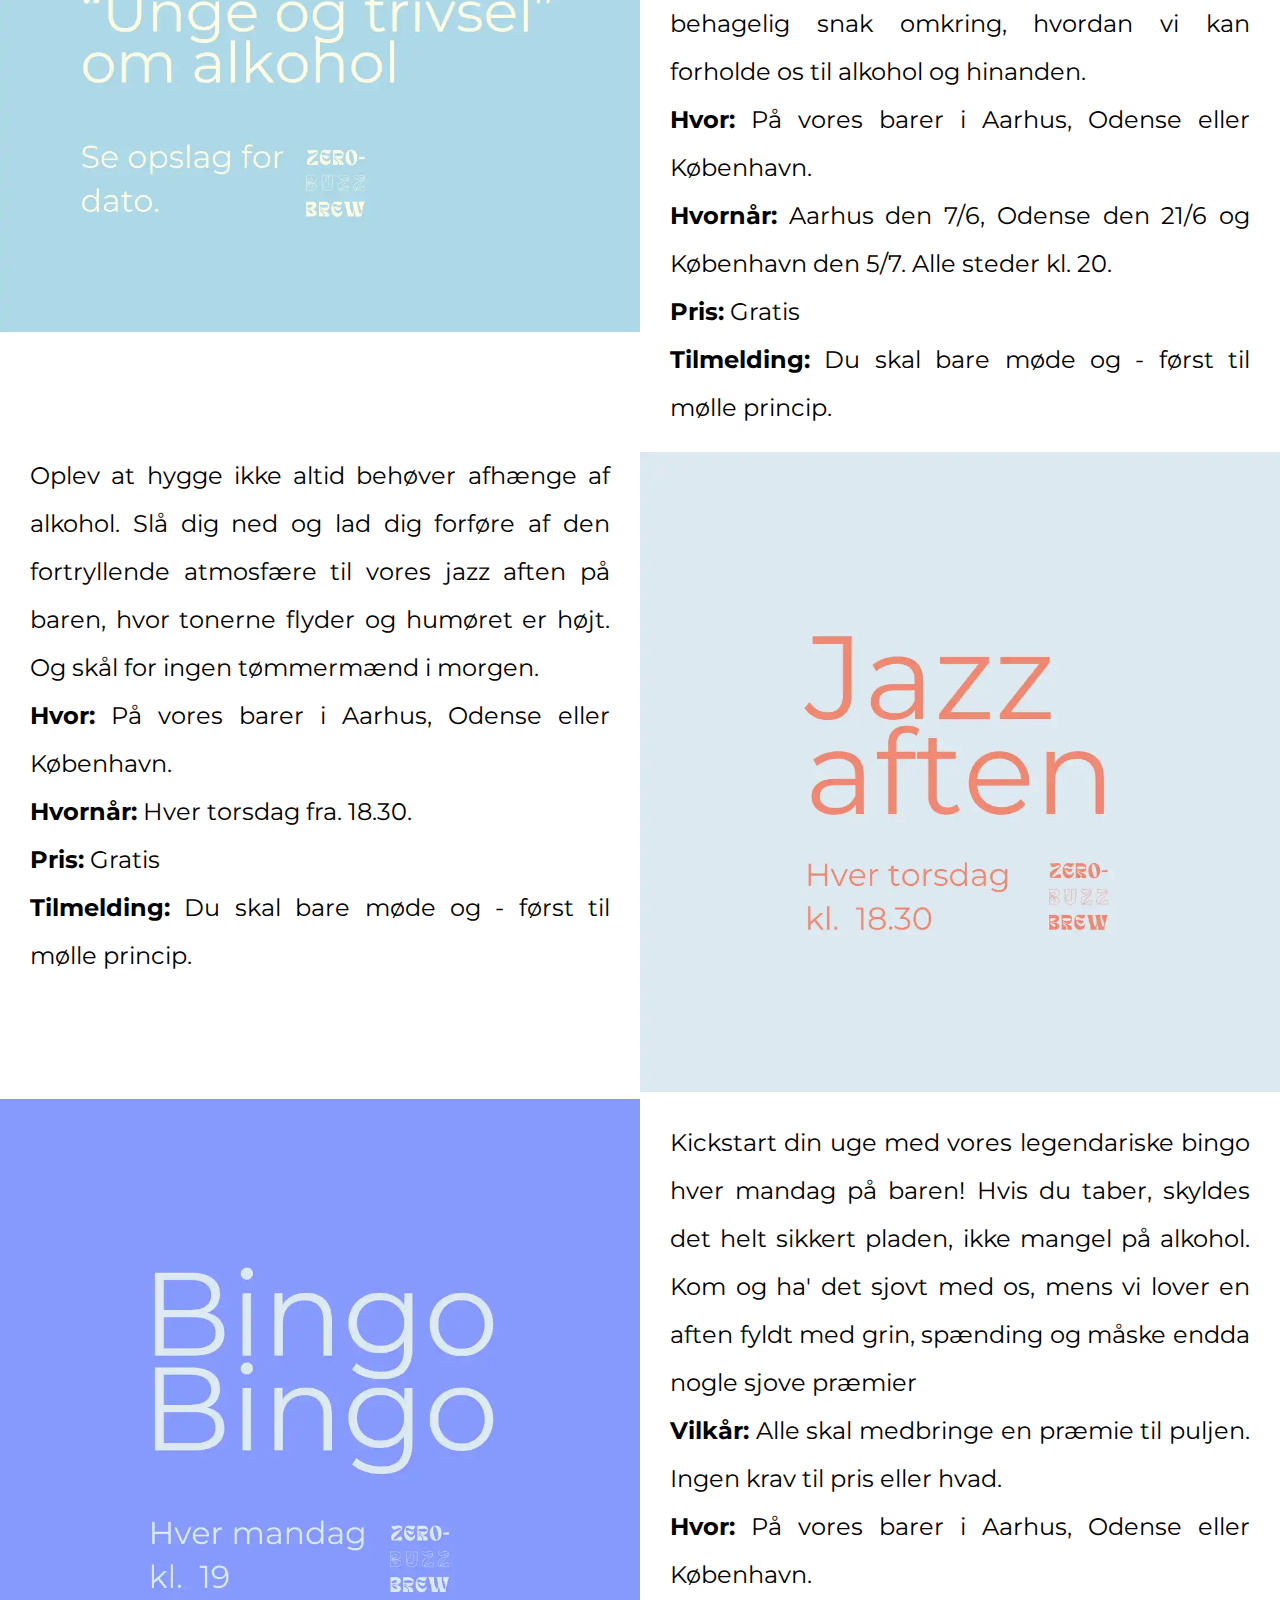
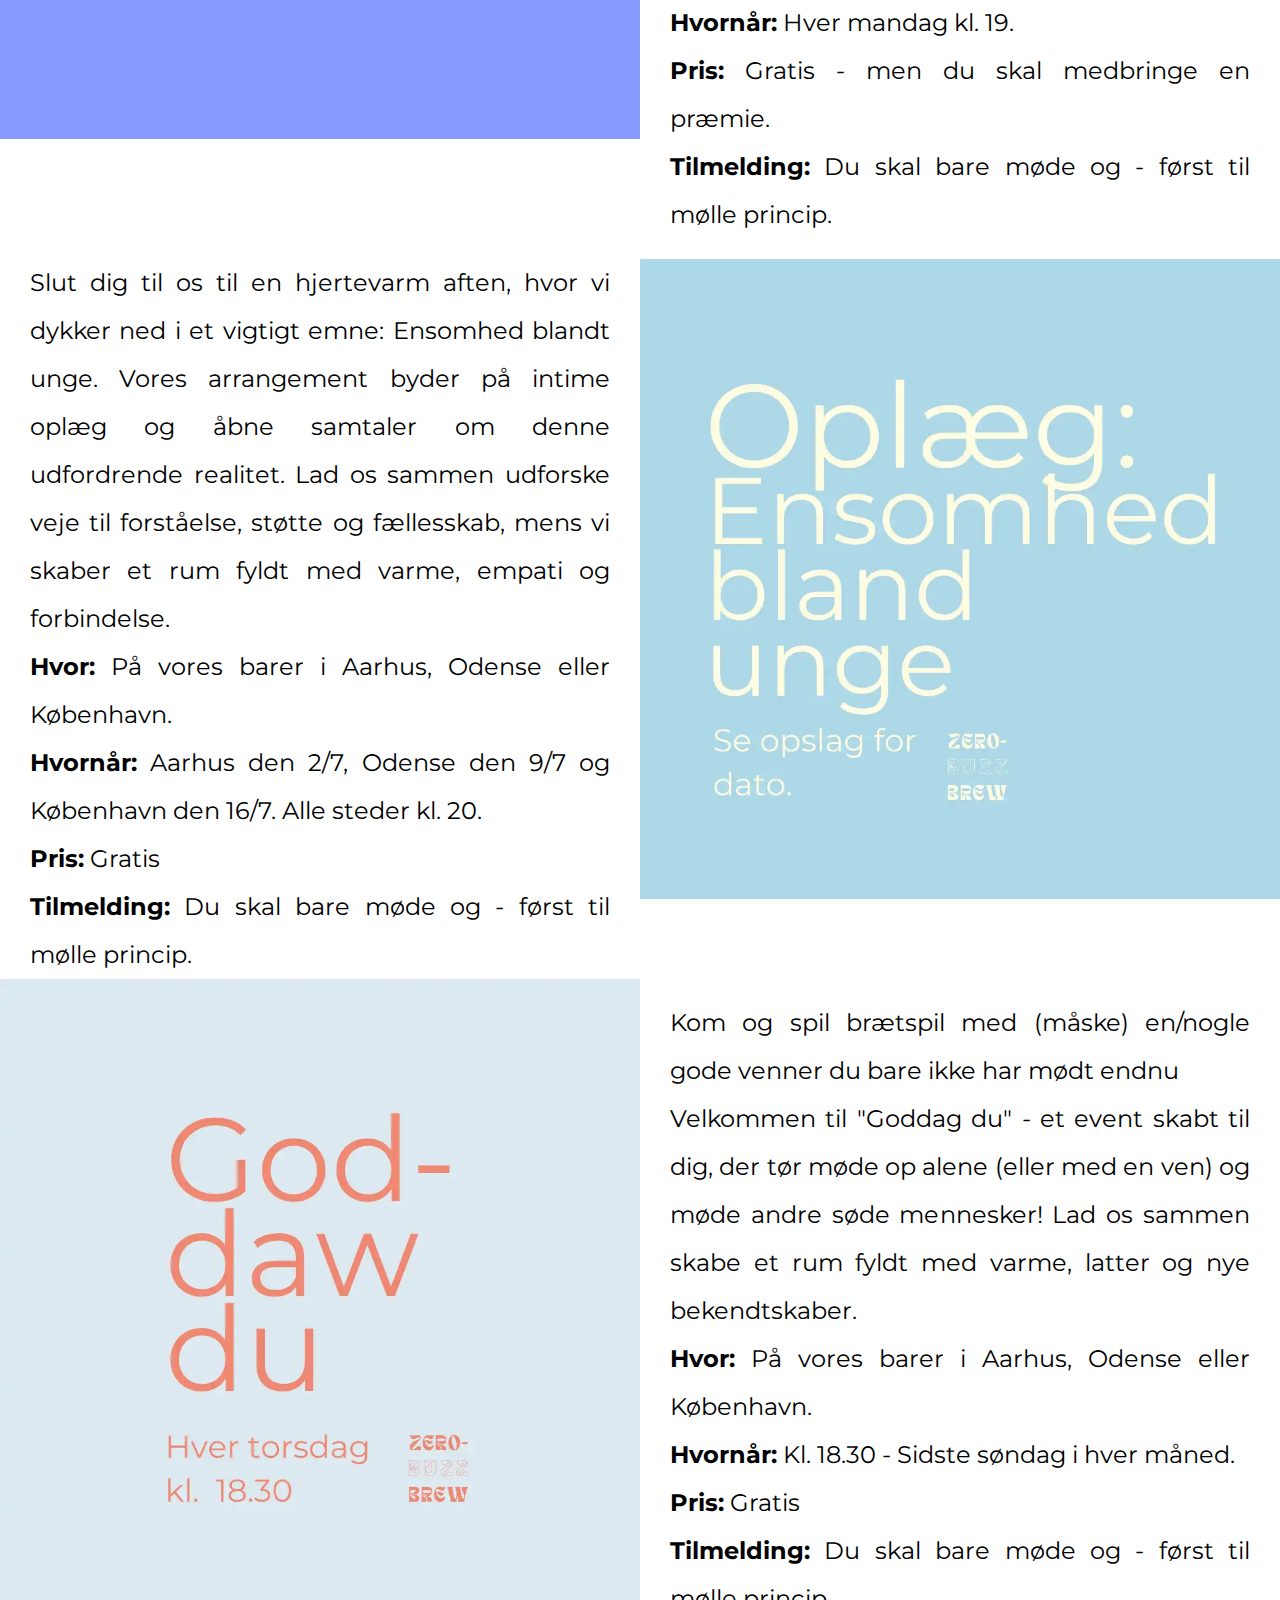
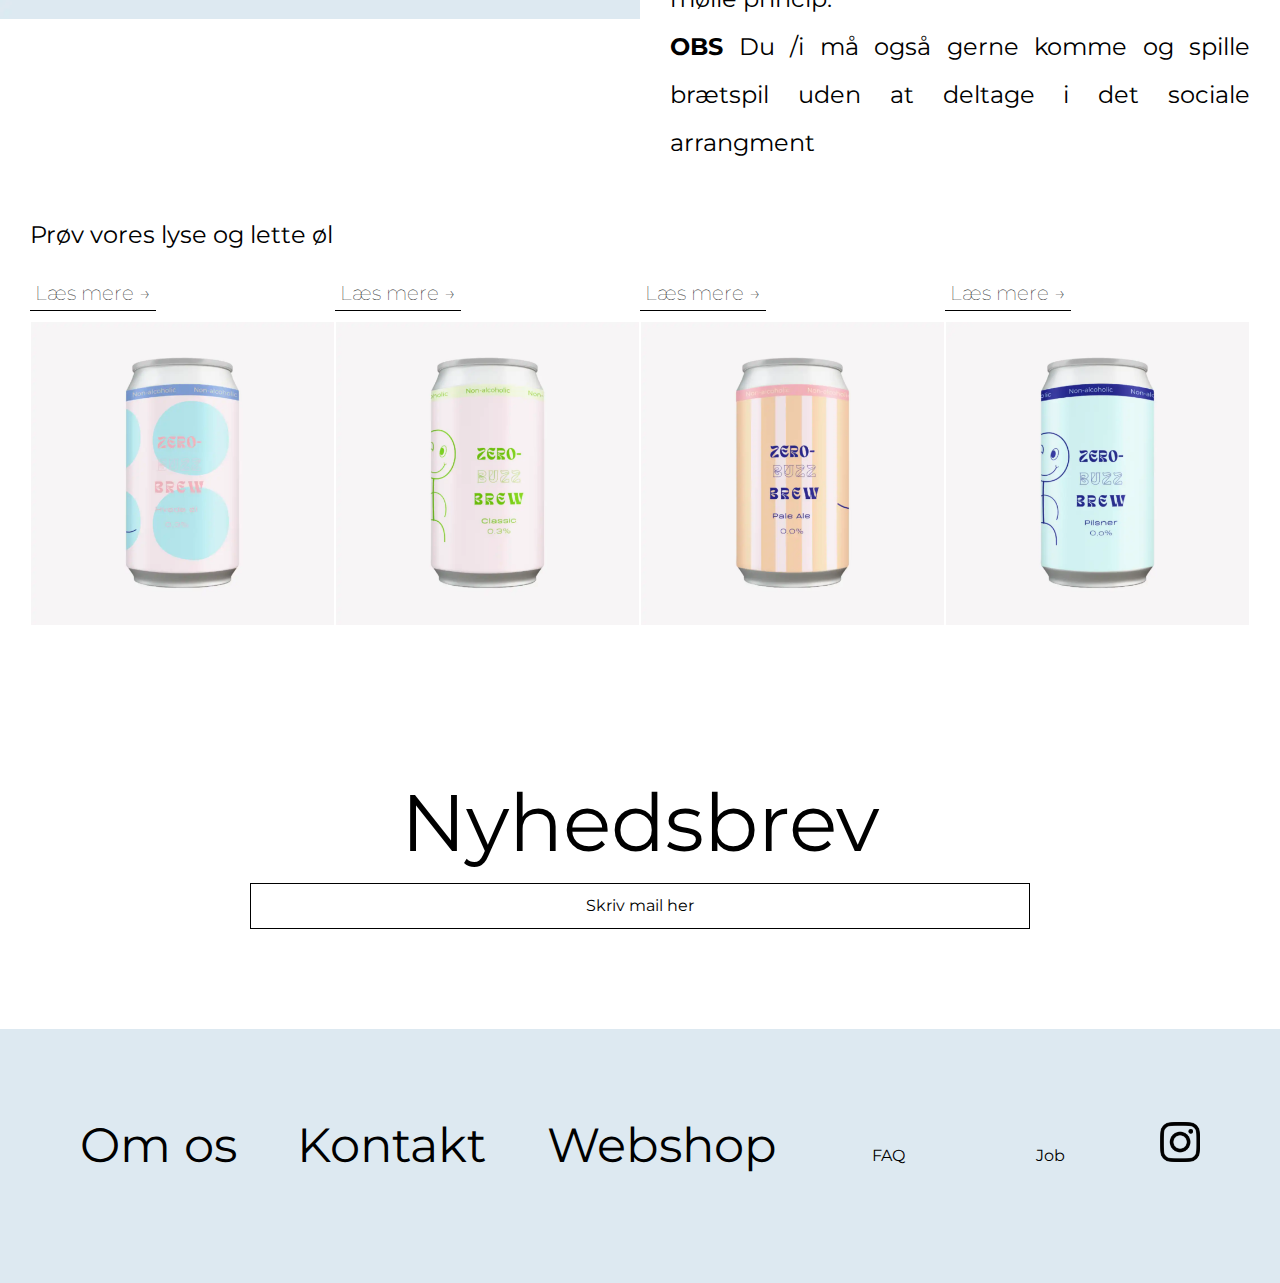
<file: event.html>
<!DOCTYPE html>
<html lang="da">
  <head>
    <meta charset="UTF-8" />
    <meta name="viewport" content="width=device-width, initial-scale=1.0" />
    <title>ZeroBuzz Brew - Events</title>
    <meta name="keywords" content="Alkoholfrie øl, classic, pilsner, sour, ginger, pale ale, hvede øl, mørk ale, kaloriefri, frugt pils, IPA, stemning, hygge, sommer, events, bar ">
    <meta name="author" content="ZeroBuzz Brew">
    <meta name="description" content="ZeroBuzz Brew - alkoholfrie øl uden kompromis med stemning, sammenhold, hygge og autentisk ølsmag.">
    <!-- Favicon  indsættes -->
    <link rel="icon" href="/img/logo/logo.svg" type="image/svg+xml">
    <!-- Google font -->
    <link rel="preconnect" href="https://fonts.googleapis.com">
    <link rel="preconnect" href="https://fonts.gstatic.com" crossorigin>
    <link href="https://fonts.googleapis.com/css2?family=Montserrat:ital,wght@0,100..900;1,100..900&display=swap" rel="stylesheet">
    <!-- Link til checkbox -->
    <link rel="stylesheet" href="https://cdnjs.cloudflare.com/ajax/libs/font-awesome/4.7.0/css/font-awesome.min.css">
    <link rel="stylesheet" href="css/style.css" />
  </head>
  <body>
    <!-- Opsætning af nav-beholder -->
    <nav>
     <!-- Billede img indsættes -->
    <a href="forside.html"><img src="/img/logo/logo.webp" alt="ZeroBruzz Brew Logo" class="logoBillede"></a>
    <!-- Checkbox indsættes -->
      <input type="checkbox" id="check">
      <label for="check" class="checkbtn">
        <i class="fa fa-bars" ></i>
      </label>
    <!-- Liste med menupunkter indsættes i form er en uordret liste beholder med listet-elementer i. -->
        <ul>
          <li><a href="/alkoholfireoel.html">Alkoholfrie øl</a></li>
          <li><a href="/event.html">Events</a></li>
          <li><a href="/smagstest.html">Smagstest</a></li>
          <li><a href="#">Merch</a></li>
          <li><a href="/lokationer.html">Lokationer</a></li>
          <li><a href="#">Udbydere</a></li>
          <li><a href="#" class="webshop">Webshop</a></li>
        </ul>
    </nav>
    <main>
        <!-- Indlednings sektion med p-tag og billede -->
        <header class="eventTopBoks">
            <aside class="eventTopTekst ">
                <p>Glæd dig til vores events hvor hygge, stemning og sammenhold er i højsædet. ⭣</p>
            </aside>
            <img src="/img/events/47.webp" alt="Billede fra event">
        </header>
        <!-- Tilføjelse af brødkrummestik med links og span -->
        <aside class="broedkrummesti"><p> <a href="/forside.html">FORSIDE</a> / <span>EVENTS </span></p></aside>
        <!-- Beholder med events. Opsætning består af to gennerelle strukturer, en for højre og en for venstre -->
        <section class="fireBilleder">
            <p class="nyeOl">Kommende events</p>
        </section>
        <aside class="eventBoks1">
            <article class="tekstEvent1">
                <p>Kom og smag vores udvalg af øl imens vores specialist fortæller om smage, brygning og historien bag hver enkelt øl. Vi garanter en hyggelig aften og lover kun en ting, nemlig, at du sagtens kan køre hjem samt passe arbejde i morgen.</p>
                <p><b>Hvor:</b> I kælderen på vores barer i Aarhus, Odense eller København</p>
                <p><b>Hvornår:</b> Hver onsdag og fredag kl. 19.</p>
                <p><b>Pris:</b> 250 kr.</p>
                <p><b>Tilmelding:</b> Gå til webshop og find event biletter.</p>
                <p><b>Privat arrangement:</b> Hvis mere end 10 personer kan dette bookes som privat arrangment. Skriv til os på mail.</p>
            </article>
            <picture class="billedEvent1">
                <img src="/img/events/eksamen-15-2.webp" alt="Event - Alkoholfri ølsmagning">
            </picture>
        </aside>
        <aside class="eventBoks2">
            <article class="tekstEvent2">
                <p>Klar til at løsne op for kreativiteten? Kom og nyd en forfriskende alkoholfri øl ved vores altid selvskabelige event! Og rolig nu, du kommer ikke til at strikke  dobbelt - vores øl er så alkoholfri som det bliver!</p>
                <p><b>Hvor:</b> På vores barer i Aarhus, Odense eller København.</p>
                <p><b>Hvornår:</b> Første tirsdag i måneden kl. 16.</p>
                <p><b>Pris:</b> Gratis</p>
                <p><b>Tilmelding:</b> Du skal bare møde og - først til mølle princip.</p>
            </article>
            <picture class="billedEvent2">
                <img src="/img/events/eksamen-14-2.webp" alt="Event - Strik og Drik">
            </picture>
        </aside> 
        <aside class="eventBoks1">
            <article class="tekstEvent1">
                <p>Få en rundvisning på vores flotte (synes vi selv) bryggeri. Med på rundvisning er en guide, der fortæller om vores bryggeri og alkoholfrie øl. Der er selvfølgelig også smagsprøver på de forskellige øl og snacks. </p>
                <p><b>Hvor:</b> ZeroBuzz Brew Bryggerri Odense.</p>
                <p><b>Hvornår:</b> Som det passer jer og os.</p>
                <p><b>Pris:</b> 200 kr.</p>
                <p><b>Tilmelding:</b> Dette er et privatarrangment og kræver booking. </p>
                <p><b>Krav:</b> Minimum 10 personer</p>
            </article>
            <picture class="billedEvent1">
                <img src="/img/events/53.webp" alt="Event - Rundvisning på bryggerri">
            </picture>
        </aside>
        <aside class="eventBoks2">
            <article class="tekstEvent2">
                <p>Deltag i vores spændende event, hvor formanden for "Unge og Trivsel" vil dele indsigt og perspektiver omkring alkohol og dets indflydelse på unges trivsel. Kom og deltag i en hyggelig aften. Og bare rolig, dette er ikke et negativt og dømmende oplæg men blot en behagelig snak omkring, hvordan vi kan forholde os til alkohol og hinanden. </p>
                <p><b>Hvor:</b> På vores barer i Aarhus, Odense eller København.</p>
                <p><b>Hvornår:</b> Aarhus den 7/6, Odense den 21/6 og København den 5/7. Alle steder kl. 20.</p>
                <p><b>Pris:</b> Gratis</p>
                <p><b>Tilmelding:</b> Du skal bare møde og - først til mølle princip.</p>
            </article>
            <picture class="billedEvent2">
                <img src="/img/events/54-2.webp" alt="Event - Oplæg">
            </picture>
        </aside>    
        <aside class="eventBoks1">
            <article class="tekstEvent1">
                <p>Oplev at hygge ikke altid behøver afhænge af alkohol. Slå dig ned og lad dig forføre af den fortryllende atmosfære til vores jazz aften på baren, hvor tonerne flyder og humøret er højt. Og skål for ingen tømmermænd i morgen. </p>
                <p><b>Hvor:</b> På vores barer i Aarhus, Odense eller København.</p>
                <p><b>Hvornår:</b> Hver torsdag fra. 18.30.</p>
                <p><b>Pris:</b> Gratis</p>
                <p><b>Tilmelding:</b> Du skal bare møde og - først til mølle princip.</p>
            </article>
            <picture class="billedEvent1">
                <img src="/img/events/55.webp" alt="Event - Jazz aften">
            </picture>
        </aside> 
        <aside class="eventBoks2">
            <article class="tekstEvent2">
                <p>Kickstart din uge med vores legendariske bingo hver mandag på baren! Hvis du taber, skyldes det helt sikkert pladen, ikke mangel på alkohol. Kom og ha' det sjovt med os, mens vi lover en aften fyldt med grin, spænding og måske endda nogle sjove præmier</p>
                <p><b>Vilkår:</b> Alle skal medbringe en præmie til puljen. Ingen krav til pris eller hvad.</p>
                <p><b>Hvor:</b> På vores barer i Aarhus, Odense eller København.</p>
                <p><b>Hvornår:</b> Hver mandag kl. 19.</p>
                <p><b>Pris:</b> Gratis - men du skal medbringe en præmie.</p>
                <p><b>Tilmelding:</b> Du skal bare møde og - først til mølle princip.</p>
            </article>
            <picture class="billedEvent2">
                <img src="/img/events/56.webp" alt="Event - Bingo aften">
            </picture>
        </aside>     
        <aside class="eventBoks1">
            <article class="tekstEvent1">
                <p>Slut dig til os til en hjertevarm aften, hvor vi dykker ned i et vigtigt emne: Ensomhed blandt unge. Vores arrangement byder på intime oplæg og åbne samtaler om denne udfordrende realitet. Lad os sammen udforske veje til forståelse, støtte og fællesskab, mens vi skaber et rum fyldt med varme, empati og forbindelse.</p>
                <p><b>Hvor:</b> På vores barer i Aarhus, Odense eller København.</p>
                <p><b>Hvornår:</b> Aarhus den 2/7, Odense den 9/7 og København den 16/7. Alle steder kl. 20.</p>
                <p><b>Pris:</b> Gratis</p>
                <p><b>Tilmelding:</b> Du skal bare møde og - først til mølle princip.</p>
            </article>
            <picture class="billedEvent1">
                <img src="/img/events/57(1).webp" alt="Event - Oplæg">
            </picture>
        </aside>
        <aside class="eventBoks2">
            <article class="tekstEvent2">
                <p>Kom og spil brætspil med (måske) en/nogle gode venner du bare ikke har mødt endnu</p>
                <p>Velkommen til "Goddag du" - et event skabt til dig, der tør møde op alene (eller med en ven) og møde andre søde mennesker! Lad os sammen skabe et rum fyldt med varme, latter og nye bekendtskaber. </p>
                <p><b>Hvor:</b> På vores barer i Aarhus, Odense eller København.</p>
                <p><b>Hvornår:</b> Kl. 18.30 - Sidste søndag i hver måned.</p>
                <p><b>Pris:</b> Gratis</p>
                <p><b>Tilmelding:</b> Du skal bare møde og - først til mølle princip.</p>
                <p><b>OBS</b> Du /i må også gerne komme og spille brætspil uden at deltage i det sociale arrangment</p>
            </article>
            <picture class="billedEvent2">
                <img src="/img/events/Mikkeller-13-2.webp" alt="Event - Goddaw du">
            </picture>
        </aside>
        <!-- Fire billeder sidst på siden -->
        <section class="fireBilleder">
            <p class="nyeOl">Prøv vores lyse og lette øl</p>
            <figure class="fireBillederNyeOl">
                <aside class="fireBillederNyeOl1">
                    <a href="#" class="lasmere">Læs mere → </a>
                    <img src="/img/sortiment/87.webp" alt="Hvede alkoholfri øl" >
                </aside>
                <aside class="fireBillederNyeOl1">
                    <a href="#" class="lasmere">Læs mere → </a>
                    <img src="/img/forside/classic.webp" alt="Classic alkoholfri øl">
                </aside>
                <aside class="fireBillederNyeOl1">
                    <a href="#" class="lasmere">Læs mere → </a>
                    <img src="/img/sortiment/88.webp" alt="Pale ale alkoholfri øl">
                </aside>
                <aside class="fireBillederNyeOl1">
                    <a href="#" class="lasmere">Læs mere → </a>
                    <img src="/img/forside/92.webp" alt="Pilsner alkoholfri øl">
                </aside>
            </figure>
        </section>
    </main>
    <!-- Footer indsættes -->
    <footer class="footer">
        <section class="nyhedsBrev">
            <p class="oveskriftNyhedsbrev">Nyhedsbrev</p>
            <p class="skrivMail">Skriv mail her</p>
        </section>
        <section class="footerTekst">
            <a href="/omos.html">
                <p>Om os</p>
              </a>
            <p>Kontakt</p>
            <p>Webshop</p>
            <p class="footerLille footerLilleTop">FAQ</p>
            <p class="footerLille">Job</p>
            <a href="https://www.instagram.com/zerobuzzbrew/">
                <img src="/img/forside/instagram.webp" alt="Instagram ikon" class="instagramIkon">
            </a>
        </section>
    </footer>
  </body>
  </html>
</file>
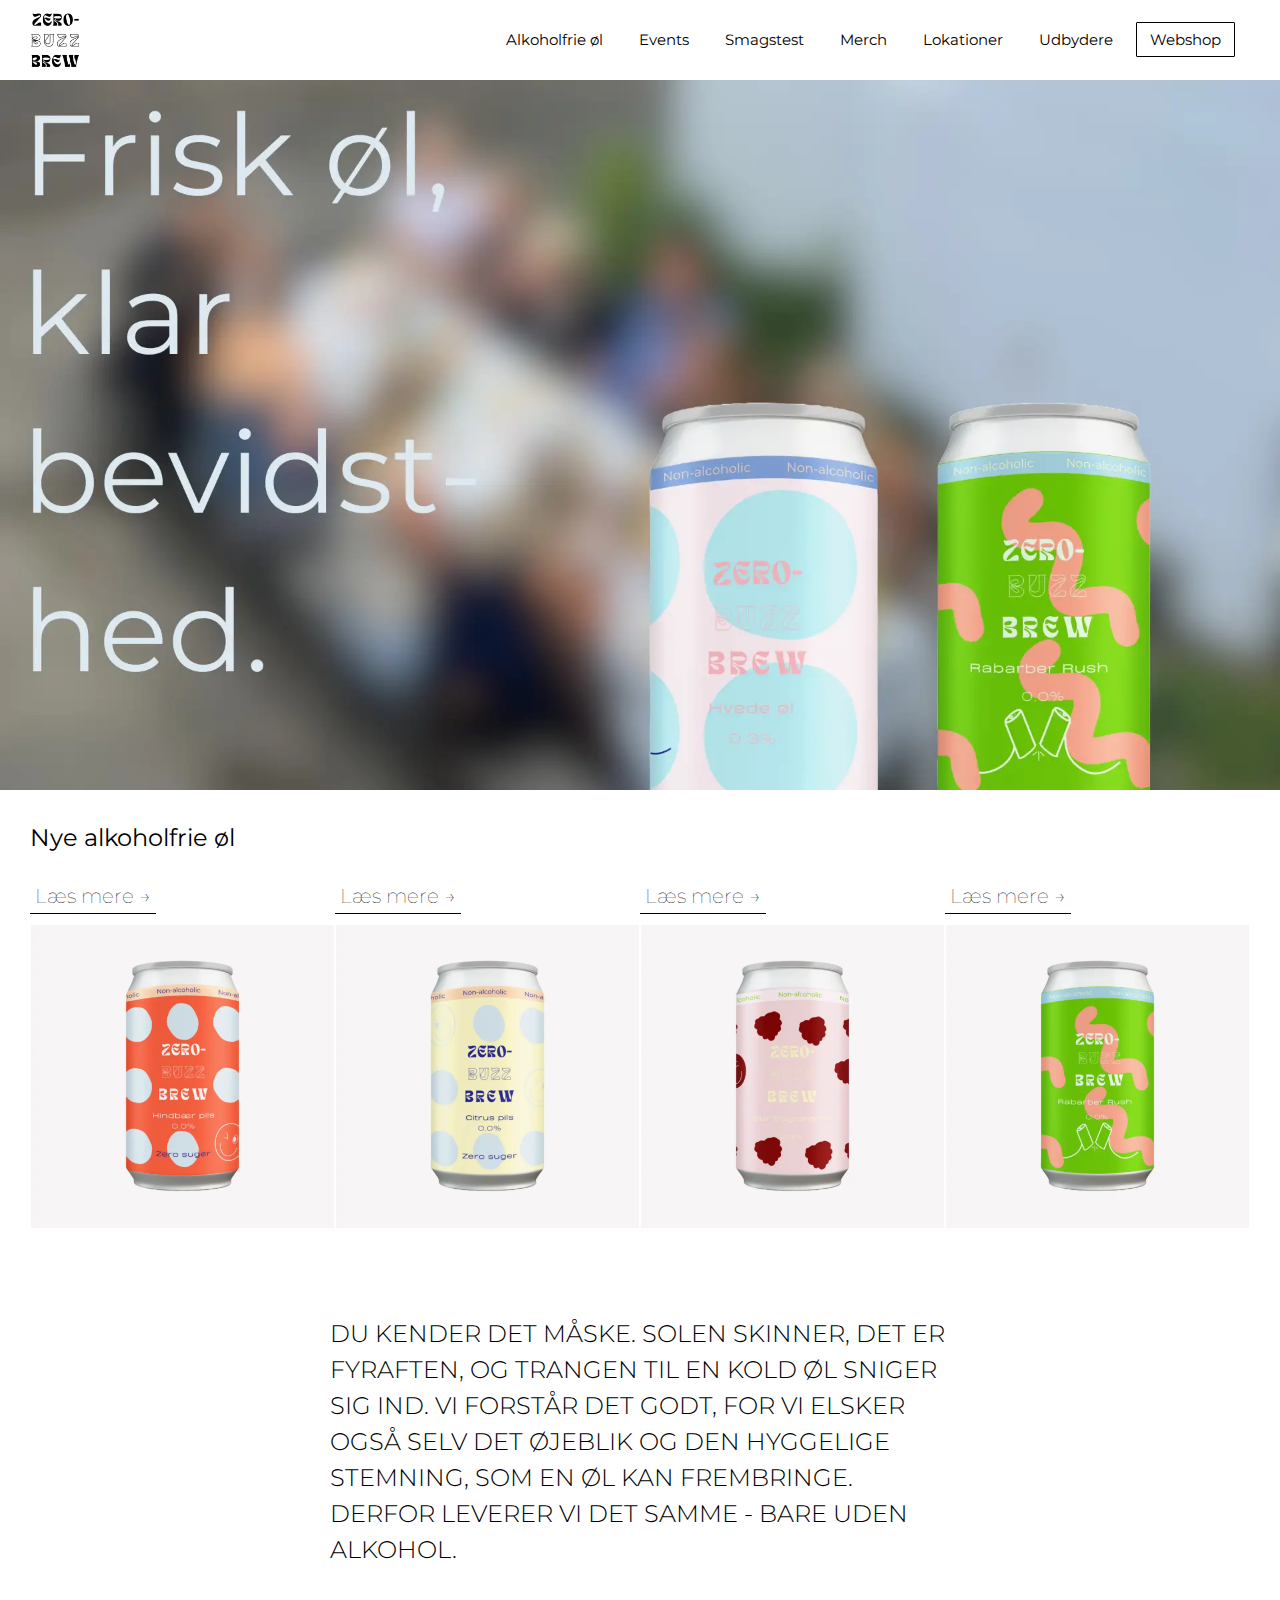
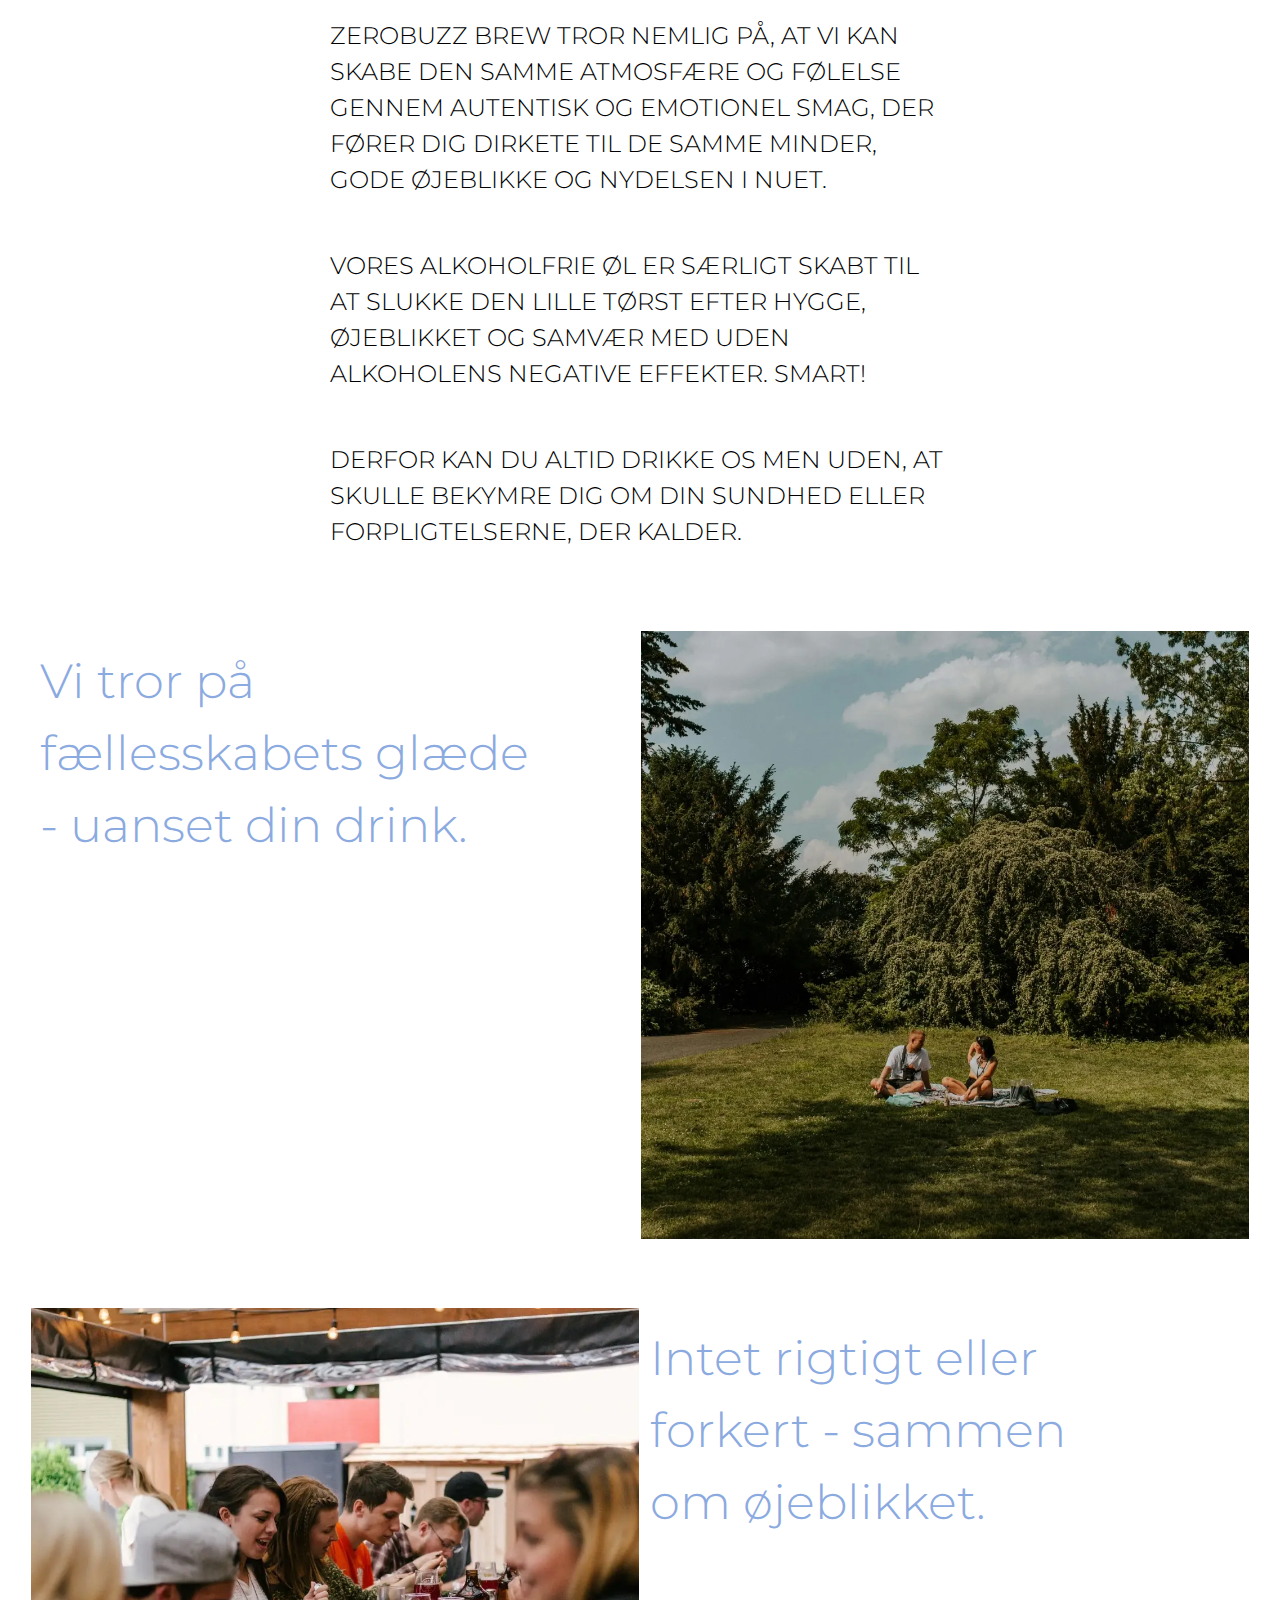
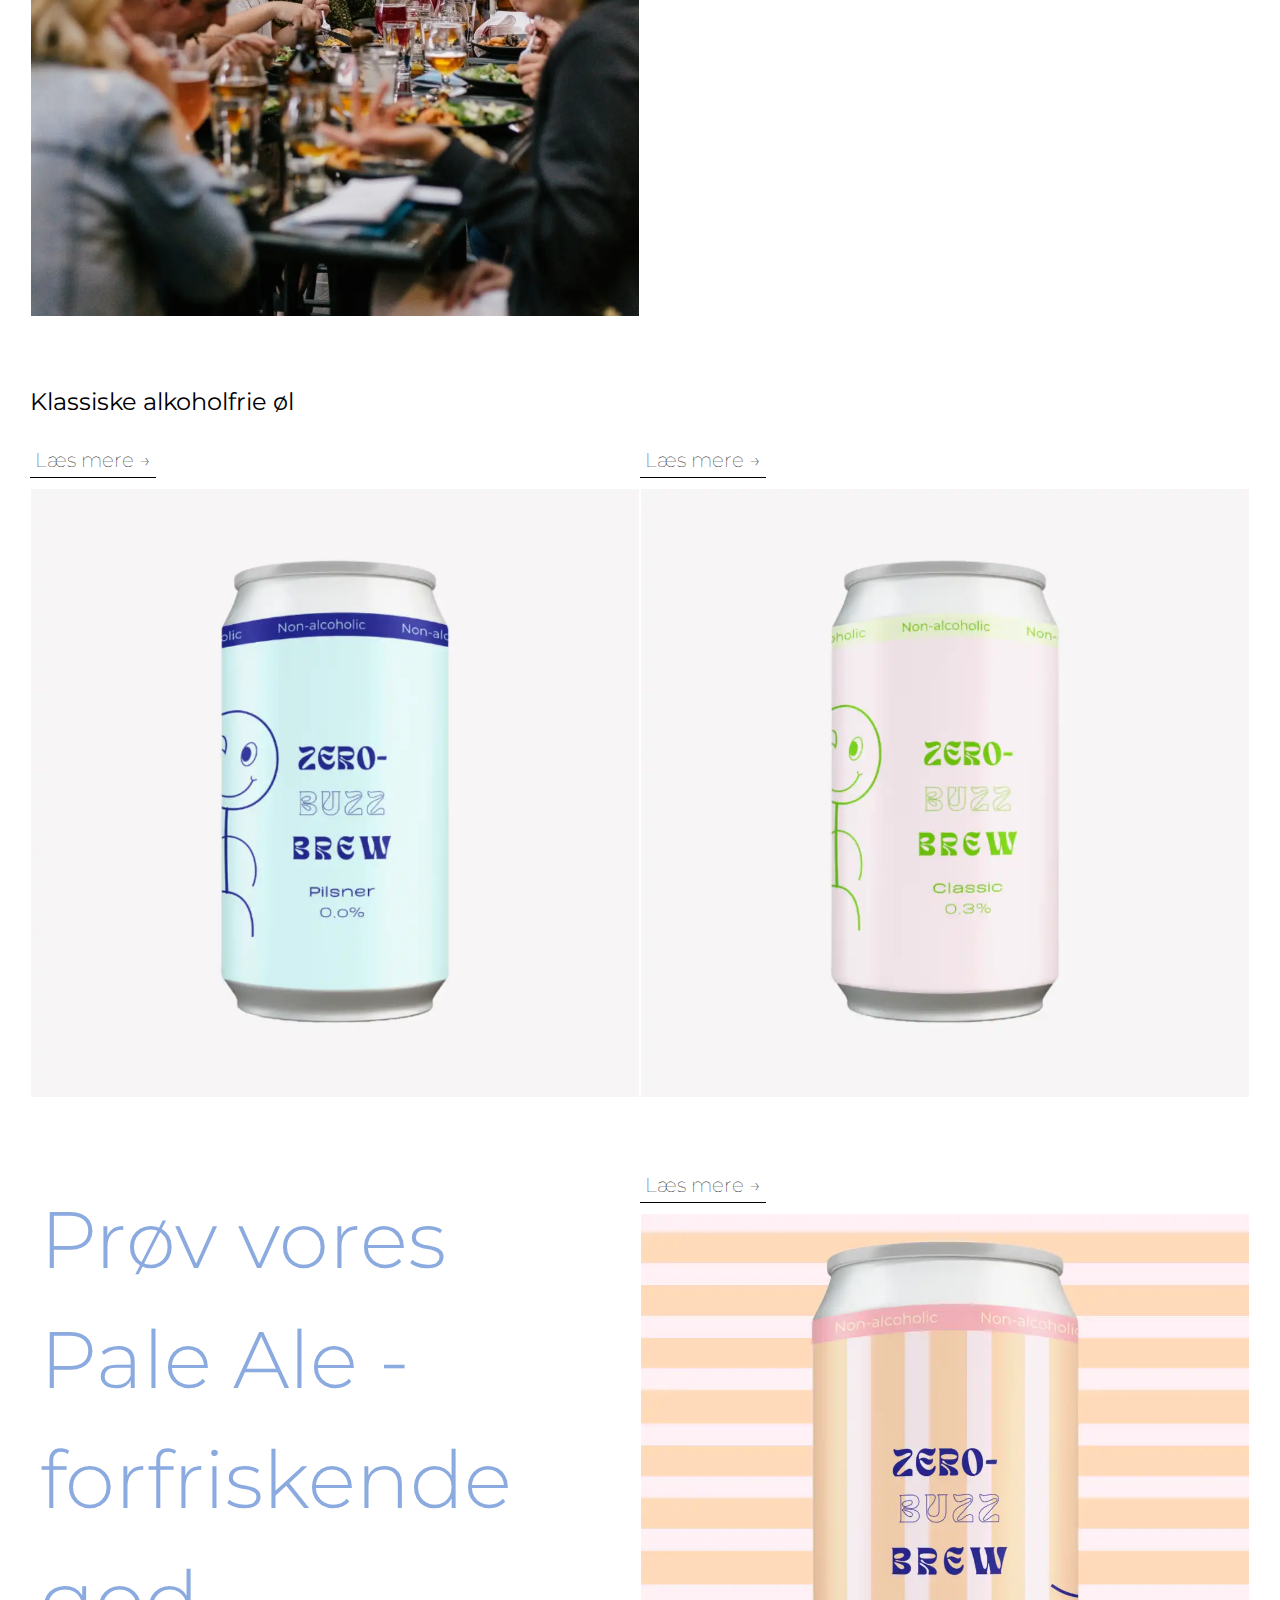
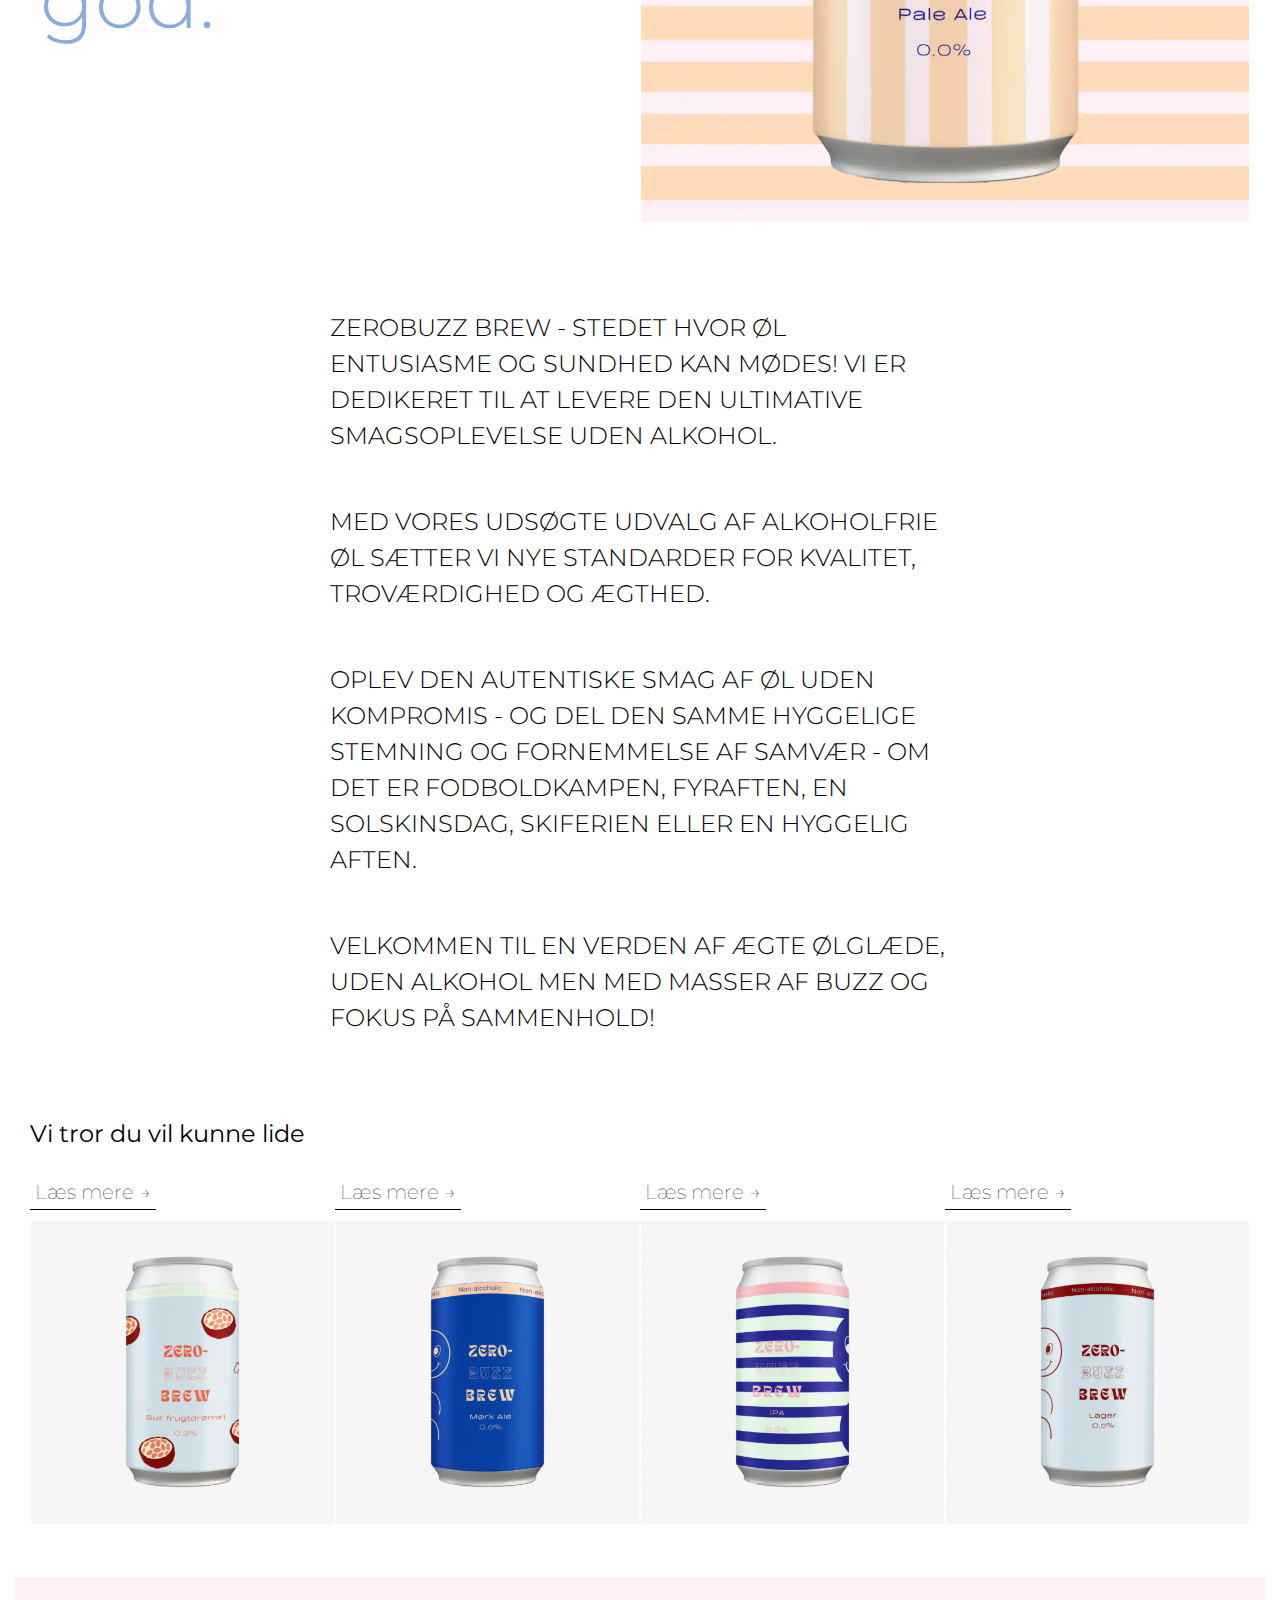
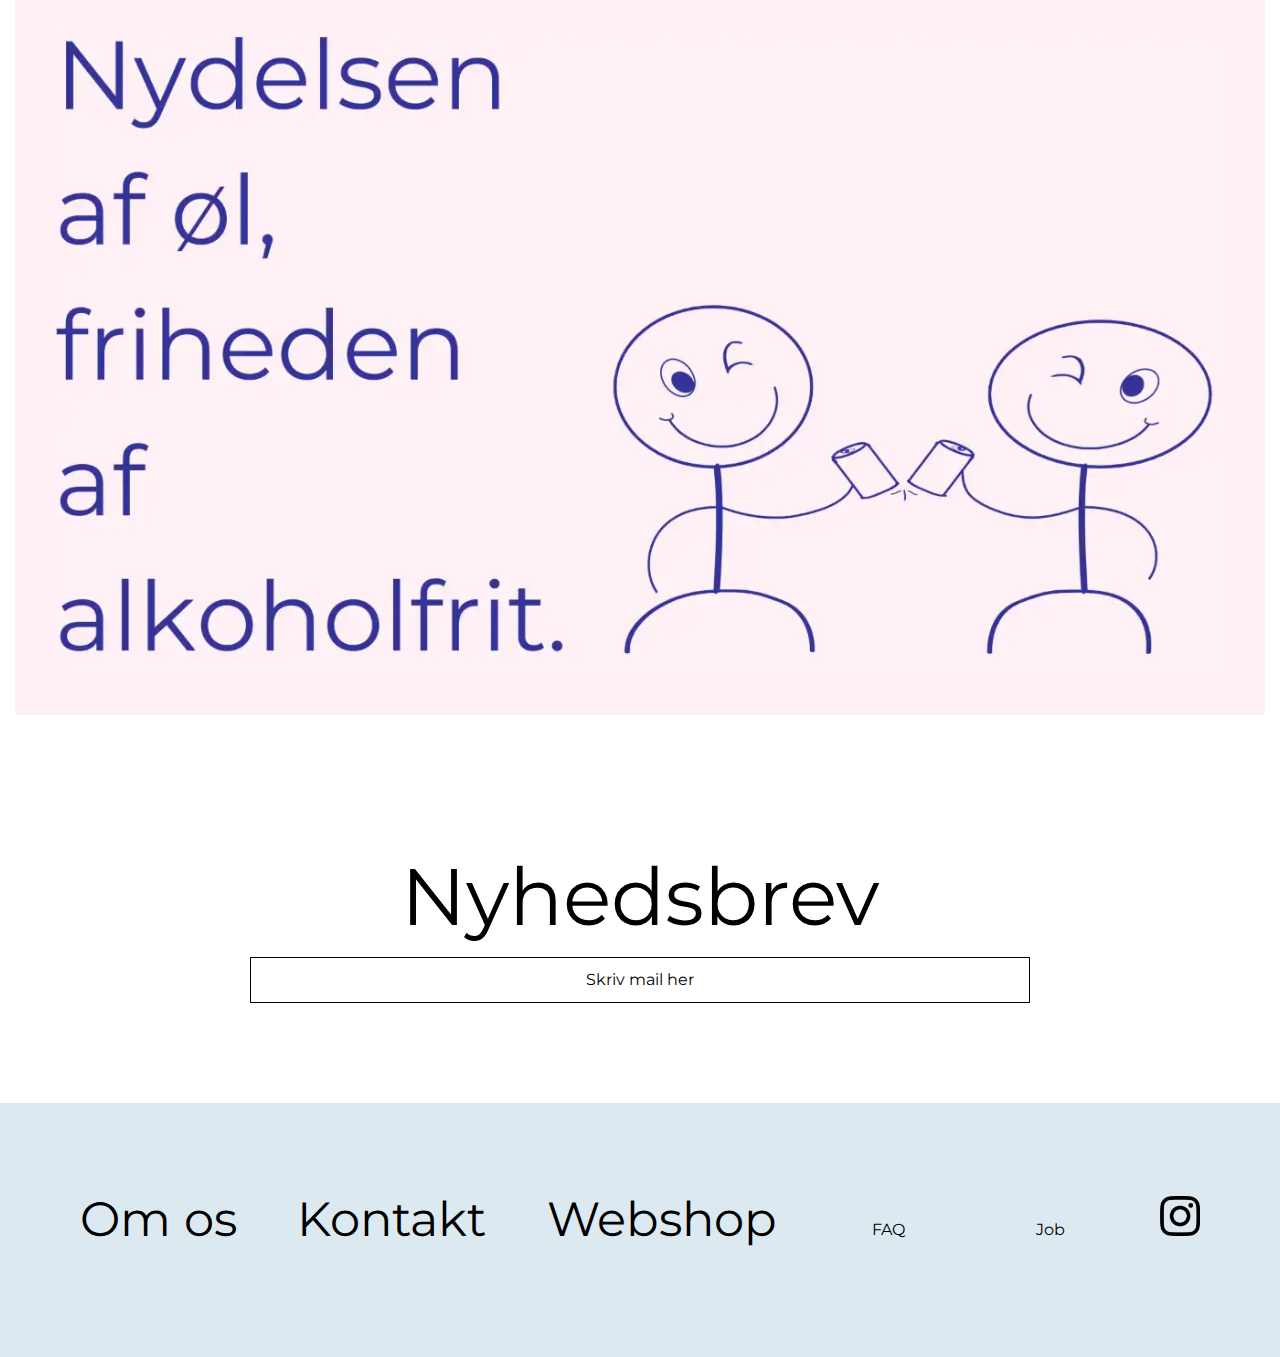
<file: forside.html>
<!DOCTYPE html>
<html lang="da">
  <head>
    <meta charset="UTF-8" />
    <meta name="viewport" content="width=device-width, initial-scale=1.0" />
    <title>ZeroBuzz Brew - Forside</title>
    <meta name="keywords" content="Alkoholfrie øl, classic, pilsner, sour, ginger, pale ale, hvede øl, mørk ale, kaloriefri, frugt pils, IPA, stemning, hygge, sommer, events, bar ">
    <meta name="author" content="ZeroBuzz Brew">
    <meta name="description" content="ZeroBuzz Brew - alkoholfrie øl uden kompromis med stemning, sammenhold, hygge og autentisk ølsmag.">
    <!-- Favicon  indsættes -->
    <link rel="icon" href="/img/logo/logo.svg" type="image/svg+xml">
    <!-- Google font -->
    <link rel="preconnect" href="https://fonts.googleapis.com">
    <link rel="preconnect" href="https://fonts.gstatic.com" crossorigin>
    <link href="https://fonts.googleapis.com/css2?family=Montserrat:ital,wght@0,100..900;1,100..900&display=swap" rel="stylesheet">
    <!-- Link til checkbox -->
    <link rel="stylesheet" href="https://cdnjs.cloudflare.com/ajax/libs/font-awesome/4.7.0/css/font-awesome.min.css">
    <link rel="stylesheet" href="css/style.css" />
  </head>
  <body>
    <!-- Opsætning af nav-beholder -->
    <nav>
     <!-- Billede img indsættes -->
    <a href="forside.html"><img src="/img/logo/logo.webp" alt="ZeroBruzz Brew Logo" class="logoBillede"></a>
    <!-- Checkbox indsættes -->
      <input type="checkbox" id="check">
      <label for="check" class="checkbtn">
        <i class="fa fa-bars" ></i>
      </label>
    <!-- Liste med menupunkter indsættes i form er en uordret liste beholder med listet-elementer i. -->
        <ul>
          <li><a href="/alkoholfireoel.html">Alkoholfrie øl</a></li>
          <li><a href="/event.html">Events</a></li>
          <li><a href="/smagstest.html">Smagstest</a></li>
          <li><a href="#">Merch</a></li>
          <li><a href="/lokationer.html">Lokationer</a></li>
          <li><a href="#">Udbydere</a></li>
          <li><a href="#" class="webshop">Webshop</a></li>
        </ul>
    </nav>
    <!-- Øverste forsidebillede indsættes -->
    <section class="forsideBilledTop">
        <img src="/img/forside/forsidebillede2.webp" alt="Billede af social sammenkomst, men sløreet kvalitet. Dertil to store øl" class="startBillede">
        <img src="/img/forside/forside2.webp" alt="Billede af social sammenkomst, men sløreet kvalitet. Dertil en store øl" class="nytBilled">
    </section>
    <!-- Main-element indsættes. Dette er den ydre beholder til main indholdet -->
    <main>
        <!-- Beholder til nye øl billeder -->
        <section class="fireBilleder">
            <p class="nyeOl">Nye alkoholfrie øl</p>
            <figure class="fireBillederNyeOl">
                <aside class="fireBillederNyeOl1">
                    <a href="/ol-hindbaerpilsner.html" class="lasmere">Læs mere → </a>
                    <img src="/img/forside/hindbaerpilskvadrat.webp" alt="ZeroBuzz Brew Hindbær pils">
                </aside>
                <aside class="fireBillederNyeOl1">
                    <a href="#" class="lasmere">Læs mere → </a>
                    <img src="/img/forside/cituspilskvadrat.webp" alt="ZeroBuzz Brew citrus pils">
                </aside>
                <aside class="fireBillederNyeOl1">
                    <a href="/ol-surhindbaer.html" class="lasmere">Læs mere → </a>
                    <img src="/img/forside/surhindbaerkvadrat.webp" alt="ZeroBuzz Brew Sur frugtdrøm#1">
                </aside>
                <aside class="fireBillederNyeOl1">
                    <a href="#" class="lasmere">Læs mere → </a>
                    <img src="/img/forside/ingefarkvadrat.webp" alt="ZeroBuzz Brew Ingefærøl m. rabarber">
                </aside>
            </figure>
        </section>
        <!-- Tekst -->
        <article class="tekstForsideMidtStart">
            <p>Du kender det måske. Solen skinner, det er fyraften, og trangen til en kold øl sniger sig ind. Vi forstår det godt, for vi ELSKER også selv det øjeblik og den hyggelige stemning, som en øl kan frembringe. Derfor leverer vi det samme - bare uden alkohol. </p>
            <p>Zerobuzz Brew tror nemlig på, at vi kan skabe den samme atmosfære og følelse gennem autentisk og emotionel smag, der fører dig dirkete til de samme minder, gode øjeblikke og nydelsen i nuet.</p>
            <p>Vores alkoholfrie øl er særligt skabt til at slukke den lille tørst efter hygge, øjeblikket og samvær med uden alkoholens negative effekter. SMART! </p>
            <p>Derfor kan du altid drikke os men uden, at skulle bekymre dig om din sundhed eller forpligtelserne, der kalder.</p>
        </article>
        <section class="fireBilleder">
            <figure class="toBilleder">
                <section class="tekstTilSideHøjre paleAleTekst">
                    <p class="tekstTilSideHøjre1 tekstTilSideHøjre1Sammenhold">Vi tror på fællesskabets glæde - uanset din drink.</p>
                </section>
                <aside class="toBilleder1">
                    <img src="/img/forside/calvin-lee-ivClLTd70bs-unsplash-2.webp" alt="Billede fra Unspash.com">
                </aside>
            </figure>
        </section>
         <!-- Beholder med billeder og tekst i -->
        <article class="fireBilleder">
            <figure class="toBilleder">
                <aside class="toBilleder1">
                    <img src="/img/forside/priscilla-du-preez-W3SEyZODn8U-unsplash-2.webp" alt="Billede fra Unspash.com">
                </aside>
                <section class="tekstTilSideHøjre paleAleTekst">
                    <p class="tekstTilSideHøjre1 tekstTilSideHøjre1Sammenhold">Intet rigtigt eller forkert - sammen om øjeblikket.</p>
                </section>
            </figure>
       </article>
        <!-- Beholder med to billeder i-->
        <article class="fireBilleder">
             <p class="nyeOl">Klassiske alkoholfrie øl</p>
             <figure class="toBilleder">
                <aside class="toBilleder1">
                    <a href="#" class="lasmere">Læs mere → </a>
                    <img src="/img/forside/pilsner.webp" alt="Pilsner ">
                </aside>
                <aside class="toBilleder1">
                    <a href="#" class="lasmere">Læs mere → </a>
                    <img src="/img/forside/classic.webp" alt="Classic">
                </aside>
             </figure>
        </article>
        <!-- Beholder med billeder og tekst i -->
        <section class="fireBilleder">
            <figure class="toBilleder">
                <section class="tekstTilSideHøjre paleAleTekst">
                    <p class="tekstTilSideHøjre1">Prøv vores Pale Ale - forfriskende god.</p>
                </section>
                <aside class="toBilleder1">
                    <a href="#" class="lasmere">Læs mere → </a>
                    <img src="/img/forside/palealekvadrat.webp" alt="Pale Ale med stribet baggrund" class="startBillede">
                    <img src="/img/forside/palealeaflang.webp" alt="Pale Ale med stribet baggrund" class="nytBilled">
                </aside>
            </figure>
        </section>
        <!-- Tekst -->
        <aside class="forsideTekst">
            <p>ZeroBuzz Brew -  Stedet hvor øl entusiasme og sundhed kan mødes! Vi er dedikeret til at levere den ultimative smagsoplevelse uden alkohol. </p>
            <p>Med vores udsøgte udvalg af alkoholfrie øl sætter vi nye standarder for kvalitet, troværdighed og ægthed. </p>
            <p>Oplev den autentiske smag af øl uden kompromis - og del den samme hyggelige stemning og fornemmelse af samvær - om det er fodboldkampen, fyraften, en solskinsdag, skiferien eller en hyggelig aften.</p>
            <p>Velkommen til en verden af ægte ølglæde, uden alkohol men med masser af buzz og fokus på sammenhold! </p>
        </aside>
    </main>
    <!-- Beholder med 4 billeder i -->
    <section class="fireBilleder">
        <p class="nyeOl">Vi tror du vil kunne lide</p>
        <figure class="fireBillederNyeOl">
            <aside class="fireBillederNyeOl1">
                <a href="#" class="lasmere">Læs mere → </a>
                <img src="/img/sortiment/eksamen-6-2.webp" alt="Sur passions alkoholfri øl" >
            </aside>
            <aside class="fireBillederNyeOl1">
                <a href="#" class="lasmere">Læs mere → </a>
                <img src="/img/forside/93.webp" alt="Mørk ale" >
            </aside>
            <aside class="fireBillederNyeOl1">
                <a href="#" class="lasmere">Læs mere → </a>
                <img src="/img/sortiment/79.webp" alt="IPA alkoholfri øl">
            </aside>
            <aside class="fireBillederNyeOl1">
                <a href="#" class="lasmere">Læs mere → </a>
                <img src="/img/sortiment/78.webp" alt="Lager alkoholfri øl">
            </aside>
        </figure>
    </section>
    <!-- Billede -->
    <picture class="brandBillede">
        <img src="/img/forside/brandbilled.webp" alt="To smileyer med ben der skåler med ZeroBuzz Brew's alkoholfrie øl" class="brandBilledeimg">
    </picture>
    <!-- Footer beholder -->
    <footer class="footer">
        <section class="nyhedsBrev">
            <p class="oveskriftNyhedsbrev">Nyhedsbrev</p>
            <p class="skrivMail">Skriv mail her</p>
        </section>
        <section class="footerTekst">
            <a href="/omos.html">
                <p>Om os</p>
            </a>
            <p>Kontakt</p>
            <p>Webshop</p>
            <p class="footerLille footerLilleTop">FAQ</p>
            <p class="footerLille">Job</p>
            <a href="https://www.instagram.com/zerobuzzbrew/">
                <img src="/img/forside/instagram.webp" alt="Instagram ikon" class="instagramIkon">
            </a>
        </section>
    </footer>
</body>
</html>
</file>
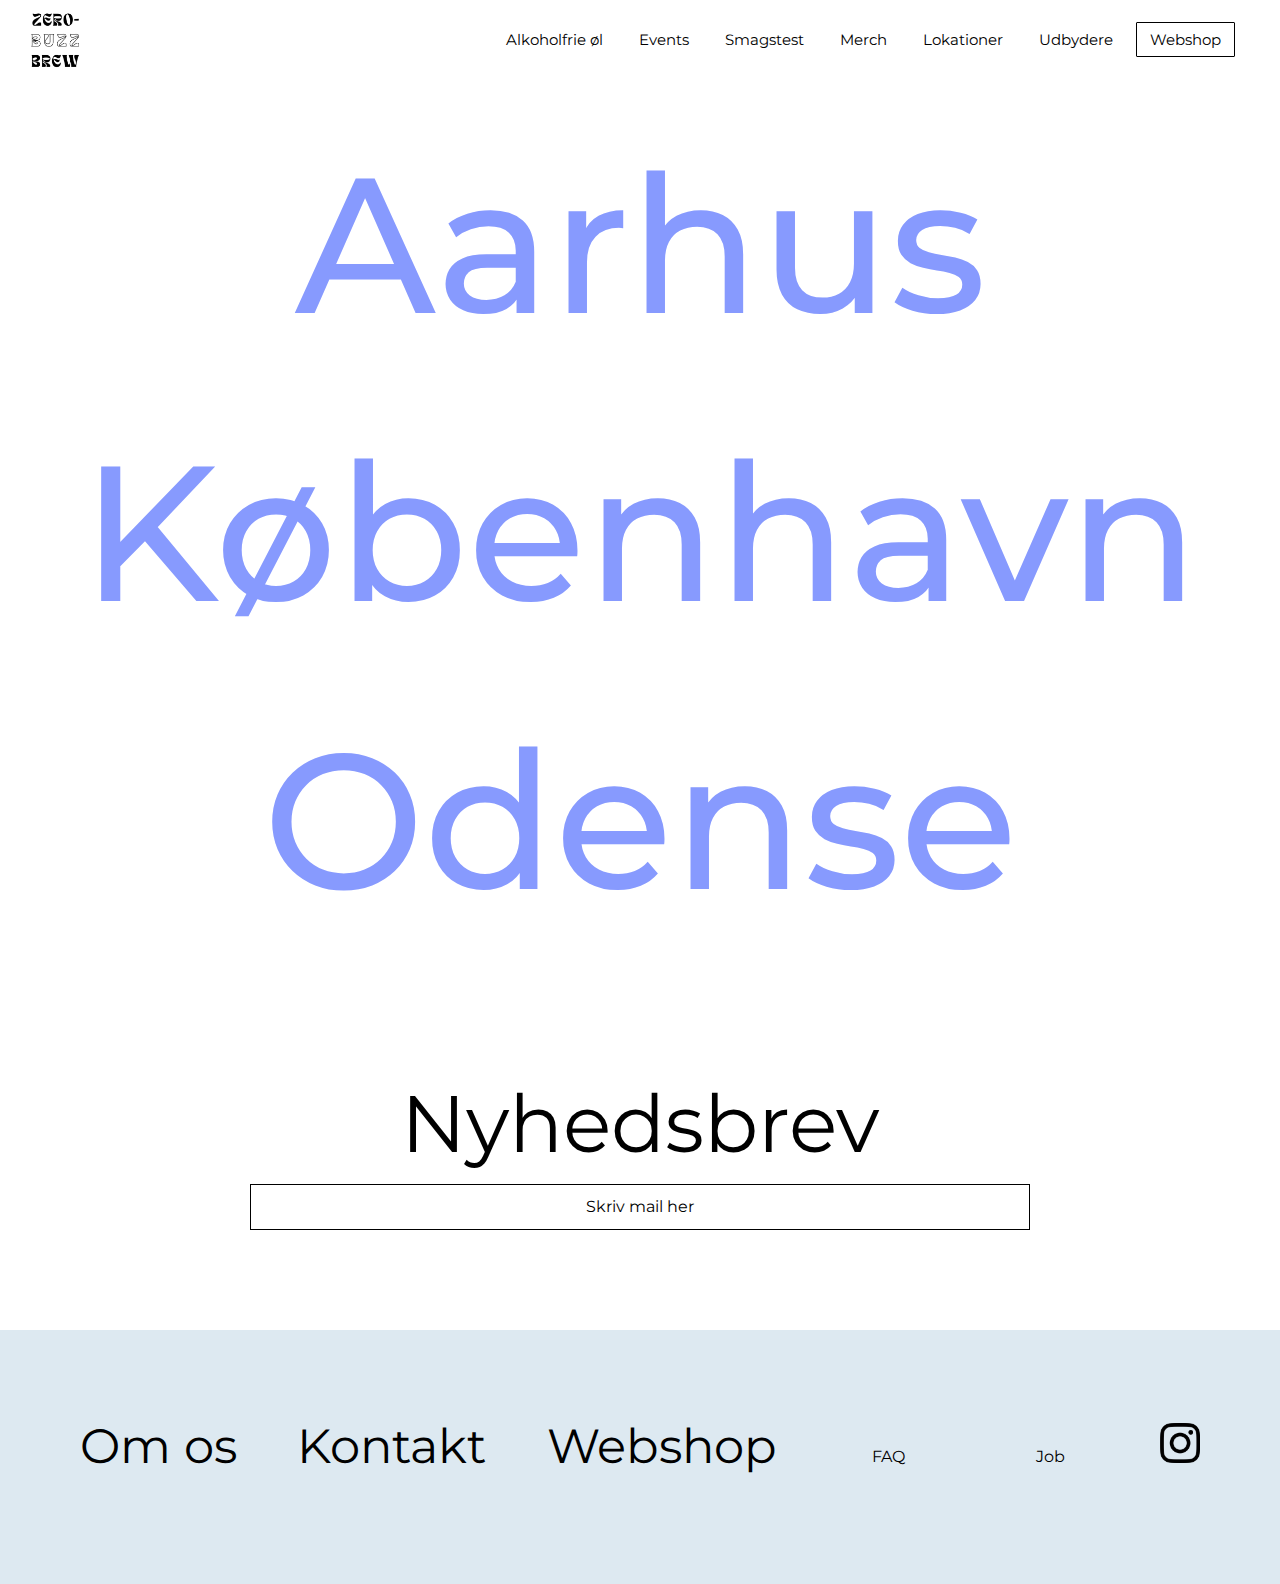
<file: lokationer.html>
<!DOCTYPE html>
<html lang="da">
  <head>
    <meta charset="UTF-8" />
    <meta name="viewport" content="width=device-width, initial-scale=1.0" />
    <title>ZeroBuzz Brew - Lokationer</title>
    <meta name="keywords" content="Alkoholfrie øl, classic, pilsner, sour, ginger, pale ale, hvede øl, mørk ale, kaloriefri, frugt pils, IPA, stemning, hygge, sommer, events, bar ">
    <meta name="author" content="ZeroBuzz Brew">
    <meta name="description" content="ZeroBuzz Brew - alkoholfrie øl uden kompromis med stemning, sammenhold, hygge og autentisk ølsmag.">
    <!-- Favicon  indsættes -->
    <link rel="icon" href="/img/logo/logo.svg" type="image/svg+xml">
    <!-- Google font -->
    <link rel="preconnect" href="https://fonts.googleapis.com">
    <link rel="preconnect" href="https://fonts.gstatic.com" crossorigin>
    <link href="https://fonts.googleapis.com/css2?family=Montserrat:ital,wght@0,100..900;1,100..900&display=swap" rel="stylesheet">
    <!-- Link til checkbox -->
    <link rel="stylesheet" href="https://cdnjs.cloudflare.com/ajax/libs/font-awesome/4.7.0/css/font-awesome.min.css">
    <link rel="stylesheet" href="css/style.css" />
  </head>
  <body>
    <!-- Opsætning af nav-beholder -->
    <nav>
     <!-- Billede img indsættes -->
    <a href="forside.html"><img src="/img/logo/logo.webp" alt="ZeroBruzz Brew Logo" class="logoBillede"></a>
    <!-- Checkbox indsættes -->
      <input type="checkbox" id="check">
      <label for="check" class="checkbtn">
        <i class="fa fa-bars" ></i>
      </label>
    <!-- Liste med menupunkter indsættes i form er en uordret liste beholder med listet-elementer i. -->
        <ul>
          <li><a href="/alkoholfireoel.html">Alkoholfrie øl</a></li>
          <li><a href="/event.html">Events</a></li>
          <li><a href="/smagstest.html">Smagstest</a></li>
          <li><a href="#">Merch</a></li>
          <li><a href="/lokationer.html">Lokationer</a></li>
          <li><a href="#">Udbydere</a></li>
          <li><a href="#" class="webshop">Webshop</a></li>
        </ul>
    </nav>
    <header class="lokationerOverskrift">
        <a href="/aarhus.html">
            <p>Aarhus</p>
        </a>
        <a href="#">
            <p>København</p>
        </a>
        <a href="#">
            <p>Odense</p>
        </a>
    </header>
    <footer class="footer">
        <section class="nyhedsBrev">
            <p class="oveskriftNyhedsbrev">Nyhedsbrev</p>
            <p class="skrivMail">Skriv mail her</p>
        </section>
        <section class="footerTekst">
            <a href="/omos.html">
              <p>Om os</p>
            </a>
            <p>Kontakt</p>
            <p>Webshop</p>
            <p class="footerLille footerLilleTop">FAQ</p>
            <p class="footerLille">Job</p>
            <a href="https://www.instagram.com/zerobuzzbrew/">
                <img src="/img/forside/instagram.webp" alt="Instagram ikon" class="instagramIkon">
            </a>
        </section>
    </footer>
  </body>
</html>
</file>
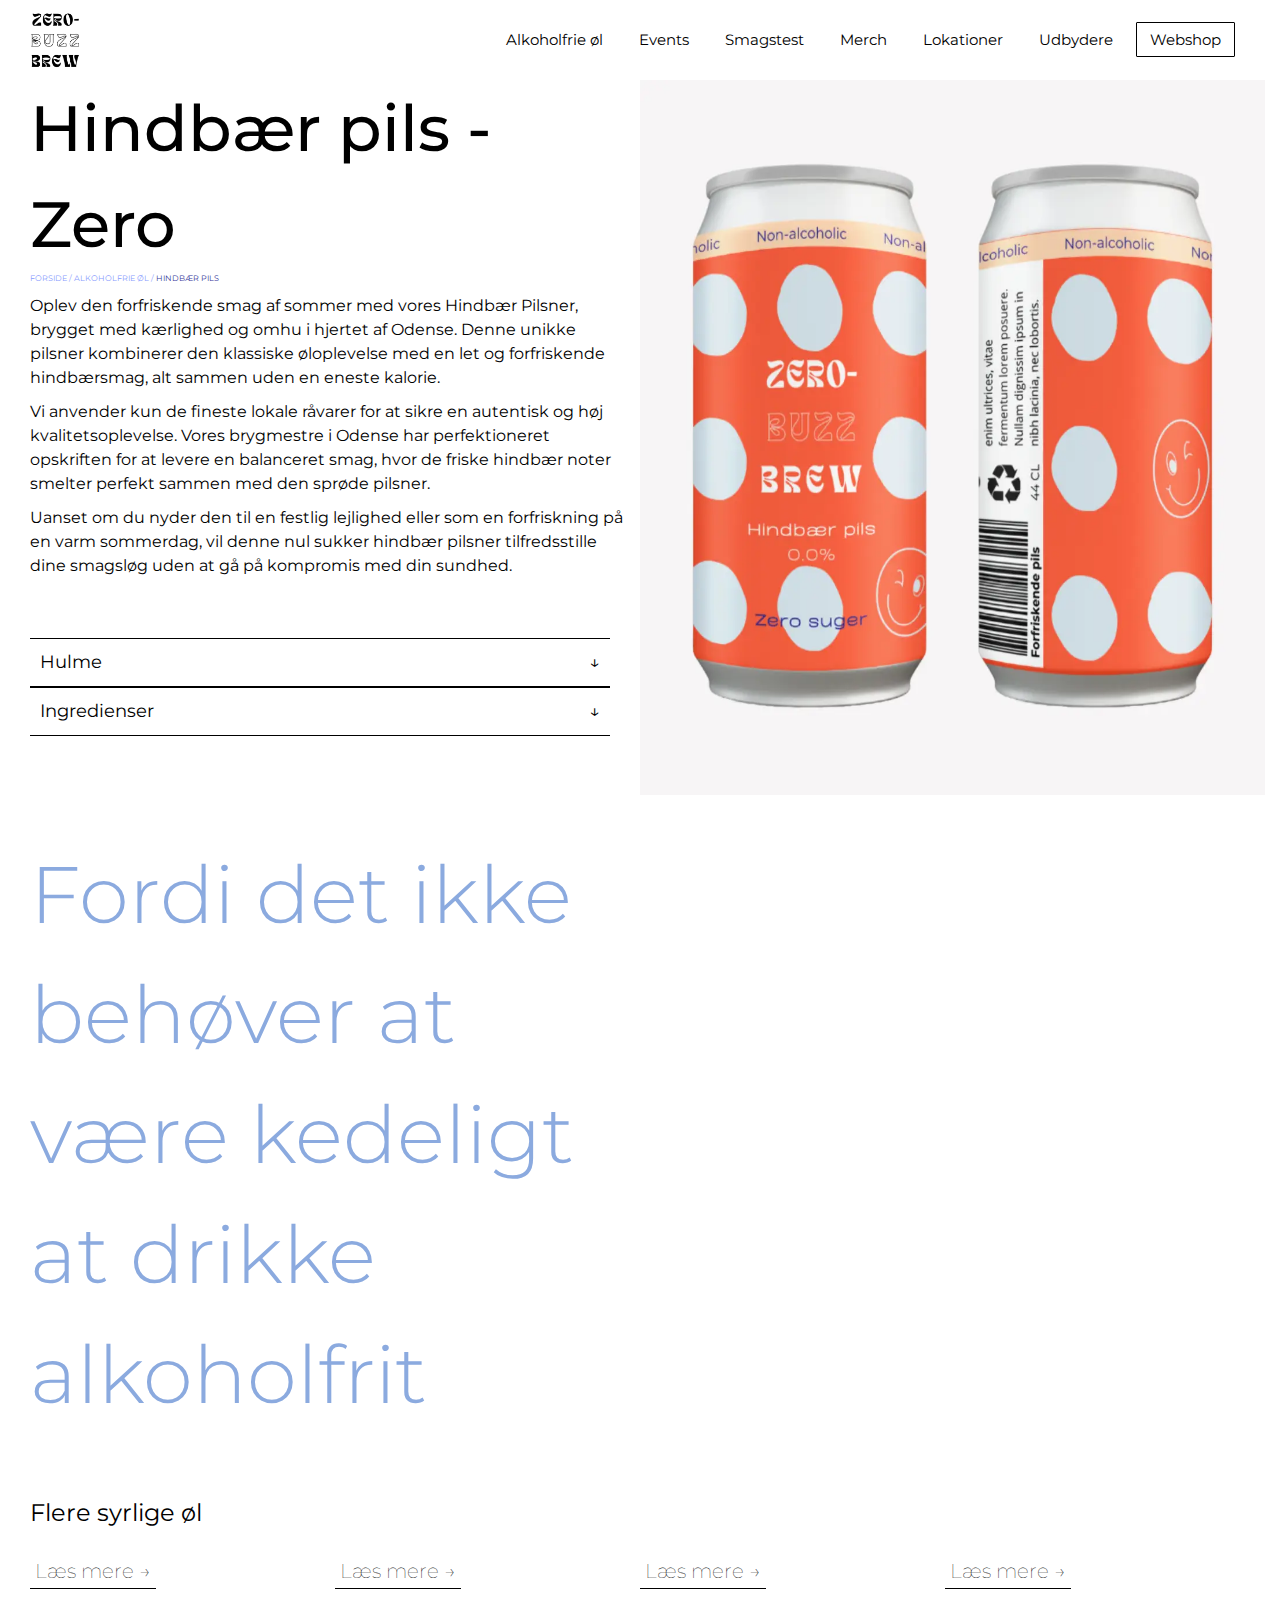
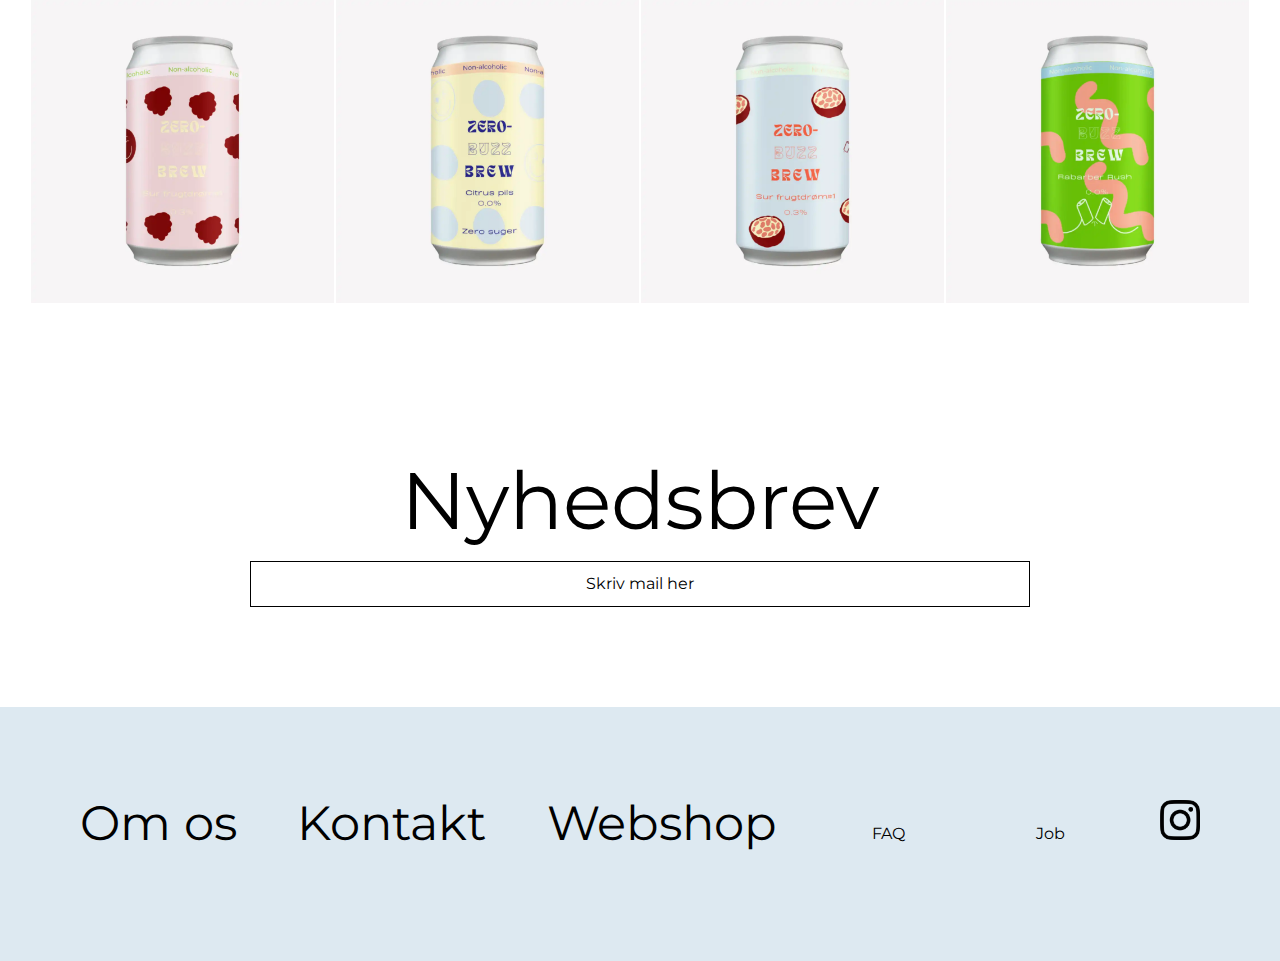
<file: ol-hindbaerpilsner.html>
<!DOCTYPE html>
<html lang="da">
  <head>
    <meta charset="UTF-8" />
    <meta name="viewport" content="width=device-width, initial-scale=1.0" />
    <title>ZeroBuzz Brew - Hindbær pilsner</title>
    <meta name="keywords" content="Alkoholfrie øl, classic, pilsner, sour, ginger, pale ale, hvede øl, mørk ale, kaloriefri, frugt pils, IPA, stemning, hygge, sommer, events, bar ">
    <meta name="author" content="ZeroBuzz Brew">
    <meta name="description" content="ZeroBuzz Brew - alkoholfrie øl uden kompromis med stemning, sammenhold, hygge og autentisk ølsmag.">
    <!-- Favicon  indsættes -->
    <link rel="icon" href="/img/logo/logo.svg" type="image/svg+xml">
    <!-- Google font -->
    <link rel="preconnect" href="https://fonts.googleapis.com">
    <link rel="preconnect" href="https://fonts.gstatic.com" crossorigin>
    <link href="https://fonts.googleapis.com/css2?family=Montserrat:ital,wght@0,100..900;1,100..900&display=swap" rel="stylesheet">
    <!-- Link til checkbox -->
    <link rel="stylesheet" href="https://cdnjs.cloudflare.com/ajax/libs/font-awesome/4.7.0/css/font-awesome.min.css">
    <link rel="stylesheet" href="css/style.css" />
  </head>
  <body>
    <!-- Opsætning af nav-beholder -->
    <nav>
     <!-- Billede img indsættes -->
      <a href="forside.html"><img src="/img/logo/logo.webp" alt="ZeroBruzz Brew Logo" class="logoBillede"></a>
      <!-- Checkbox indsættes -->
      <input type="checkbox" id="check">
      <label for="check" class="checkbtn">
        <i class="fa fa-bars" ></i>
      </label>
    <!-- Liste med menupunkter indsættes i form er en uordret liste beholder med listet-elementer i. -->
        <ul>
          <li><a href="/alkoholfireoel.html">Alkoholfrie øl</a></li>
          <li><a href="/event.html">Events</a></li>
          <li><a href="/smagstest.html">Smagstest</a></li>
          <li><a href="#">Merch</a></li>
          <li><a href="/lokationer.html">Lokationer</a></li>
          <li><a href="#">Udbydere</a></li>
          <li><a href="#" class="webshop">Webshop</a></li>
        </ul>
    </nav>
      <!-- Indledning til øl beskrivelse. -->
        <header class="beskrivelseOlBoks">
            <article class="olSideTekst">
                <h1 class="overskriftOl">Hindbær pils - Zero</h1>
                <!-- Tilføjelse af brødkrummestik med links og span -->
                <aside class="broedkrummesti broedkrummestiOL"><p> <a href="/forside.html">FORSIDE</a> / <a href="/alkoholfireoel.html">ALKOHOLFRIE ØL</a> / <span>HINDBÆR PILS</span></p></aside>
                <!-- Beskrivelse af øl -->
                <p>Oplev den forfriskende smag af sommer med vores Hindbær Pilsner, brygget med kærlighed og omhu i hjertet af Odense. Denne unikke pilsner kombinerer den klassiske øloplevelse med en let og forfriskende hindbærsmag, alt sammen uden en eneste kalorie.</p>
                <p>Vi anvender kun de fineste lokale råvarer for at sikre en autentisk og høj kvalitetsoplevelse. Vores brygmestre i Odense har perfektioneret opskriften for at levere en balanceret smag, hvor de friske hindbær noter smelter perfekt sammen med den sprøde pilsner.</p>
                <p>Uanset om du nyder den til en festlig lejlighed eller som en forfriskning på en varm sommerdag, vil denne nul sukker hindbær pilsner tilfredsstille dine smagsløg uden at gå på kompromis med din sundhed.</p>
                <!-- Beholder med dropdown effekt -->
                <details class="tekstBoksEffekt tekstBoksEffektOverste tekstBoksEffektPils">
                    <summary class="tekstBokseffekt1">Hulme </summary>
                    <p class="tekstBokseffekt2">Saaz: En traditionel tjekkisk humle, der tilføjer en delikat, mild bitterhed og let krydret aroma, perfekt til en frisk pilsner.</p>
                    <p>Hallertau Mittelfrüh: En klassisk tysk humle, kendt for sin blomstret og urteagtige aroma med subtile citrusnoter, som komplementerer hindbærsmagen godt.</p>
                    <p>Cascade: En amerikansk humle med karakteristiske noter af citrus og blomster, der giver en let og forfriskende smagsprofil, ideel til frugtige øl.</p>
                 </details>
                 <details class="tekstBoksEffekt tekstBoksEffektNederste">
                    <summary class="tekstBokseffekt1">Ingredienser </summary>
                    <p class="tekstBokseffekt2">VAND BYGMALT HVEDEMALT HUMLE GÆR HINDBÆRESSENS NATURLIGE SMAGSSTOFFER.</p>
                 </details>
            </article>
            <!-- Billede -->
            <img src="/img/ol/eksamen-8-2.webp" alt="Hindbær pils øl fra forside og bagside">
        </header>
        <!-- Tekst -->
        <section class="tekstTilSideHøjre">
            <p class="tekstTilSideHøjre1 tekstTilSideHøjre1Pils">Fordi det ikke behøver at være kedeligt at drikke alkoholfrit</p>
        </section>
        <!-- Fire billeder nederst på siden sektion -->
        <section class="fireBilleder">
            <p class="nyeOl">Flere syrlige øl</p>
            <figure class="fireBillederNyeOl">
                <aside class="fireBillederNyeOl1">
                    <a href="/ol-surhindbaer.html" class="lasmere">Læs mere → </a>
                    <img src="/img/forside/surhindbaerkvadrat.webp" alt="Sur frugtdrøm #1">
                </aside>
                <aside class="fireBillederNyeOl1">
                    <a href="#" class="lasmere">Læs mere → </a>
                    <img src="/img/forside/cituspilskvadrat.webp" alt="ZeroBuzz Brew citrus pils">
                </aside>
                <aside class="fireBillederNyeOl1">
                    <a href="/ol-surhindbaer.html" class="lasmere">Læs mere → </a>
                    <img src="/img/sortiment/eksamen-6-2.webp" alt="Sur passions alkoholfri øl - sur frugtdrøm #2">
                </aside>
                <aside class="fireBillederNyeOl1">
                    <a href="#" class="lasmere">Læs mere → </a>
                    <img src="/img/forside/ingefarkvadrat.webp" alt="ZeroBuzz Brew Ingefærøl m. rabarber">
                </aside>
            </figure>
        </section>
    <!-- Footer -->  
    <footer class="footer">
        <section class="nyhedsBrev">
            <p class="oveskriftNyhedsbrev">Nyhedsbrev</p>
            <p class="skrivMail">Skriv mail her</p>
        </section>
        <section class="footerTekst">
            <a href="/omos.html">
                <p>Om os</p>
              </a>
            <p>Kontakt</p>
            <p>Webshop</p>
            <p class="footerLille footerLilleTop">FAQ</p>
            <p class="footerLille">Job</p>
            <a href="https://www.instagram.com/zerobuzzbrew/">
                <img src="/img/forside/instagram.webp" alt="Instagram ikon" class="instagramIkon">
            </a>
        </section>
    </footer>
  </body>
  </html>
</file>
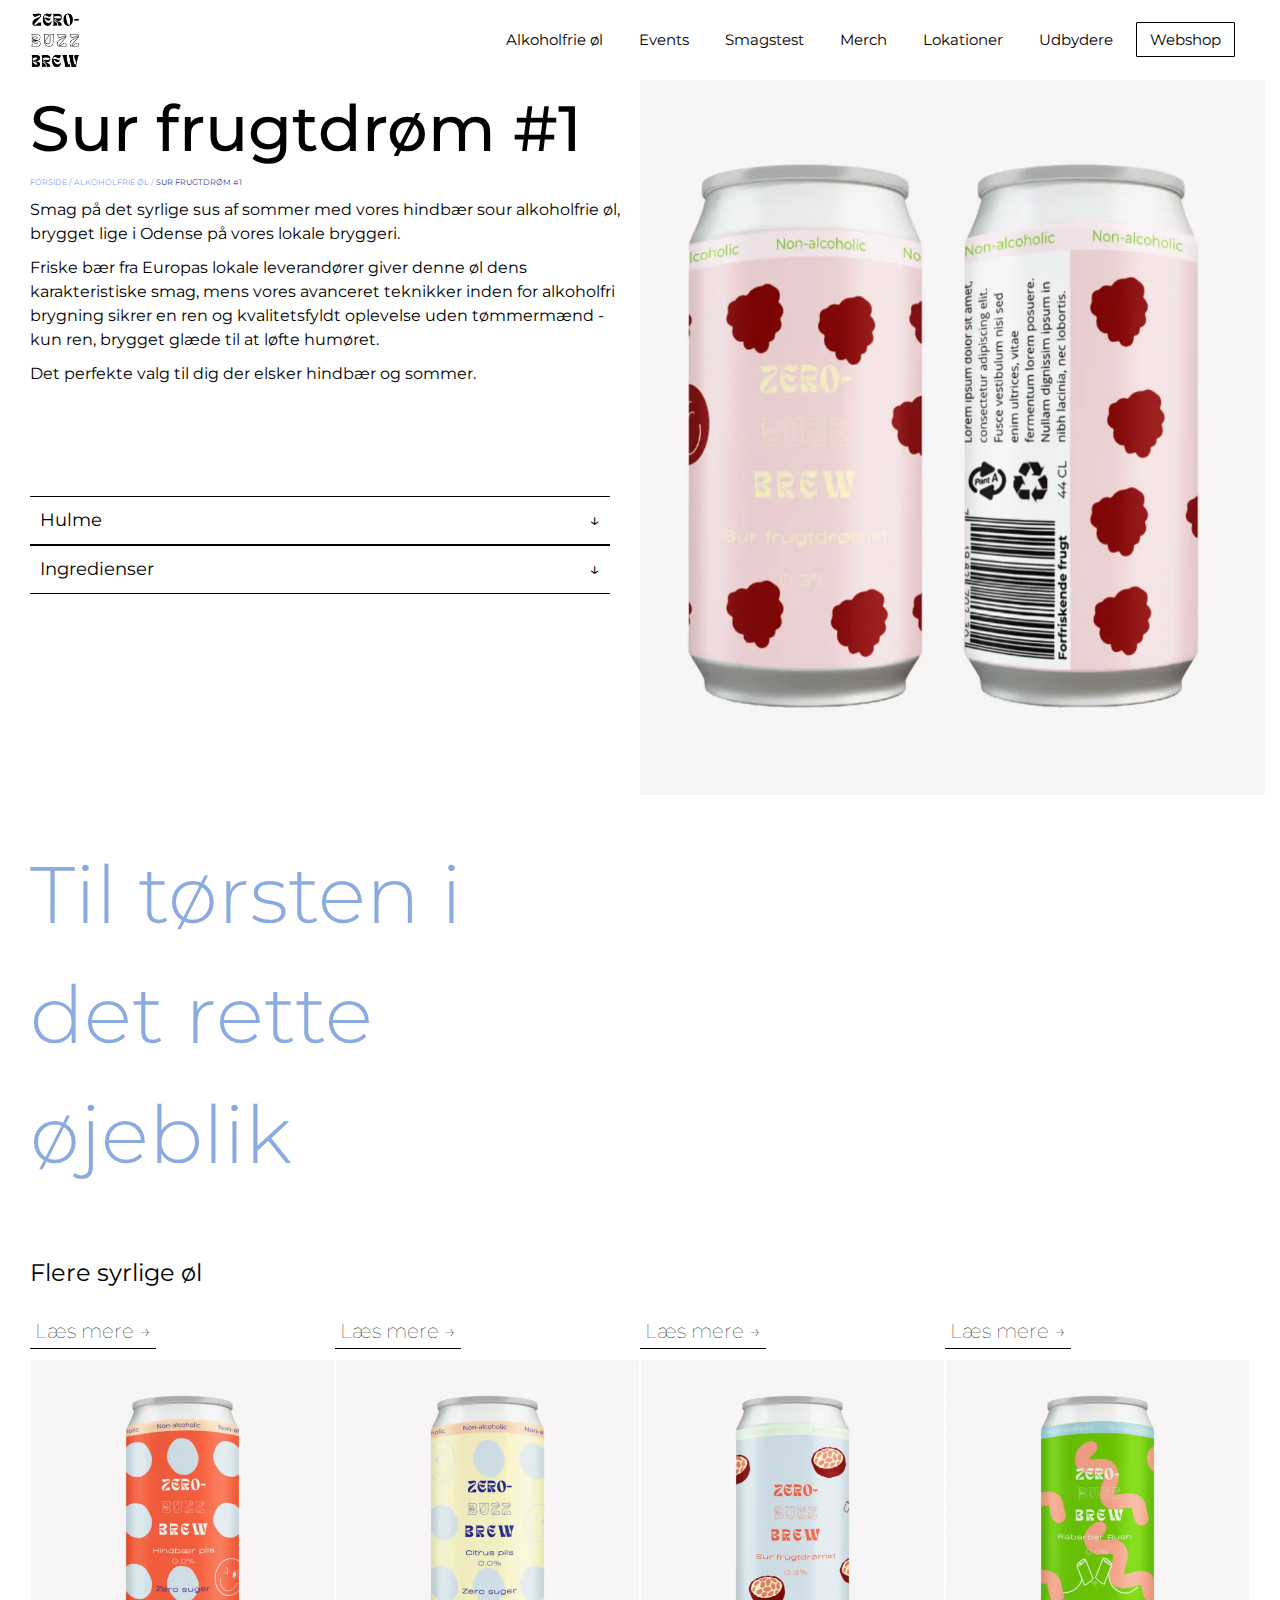
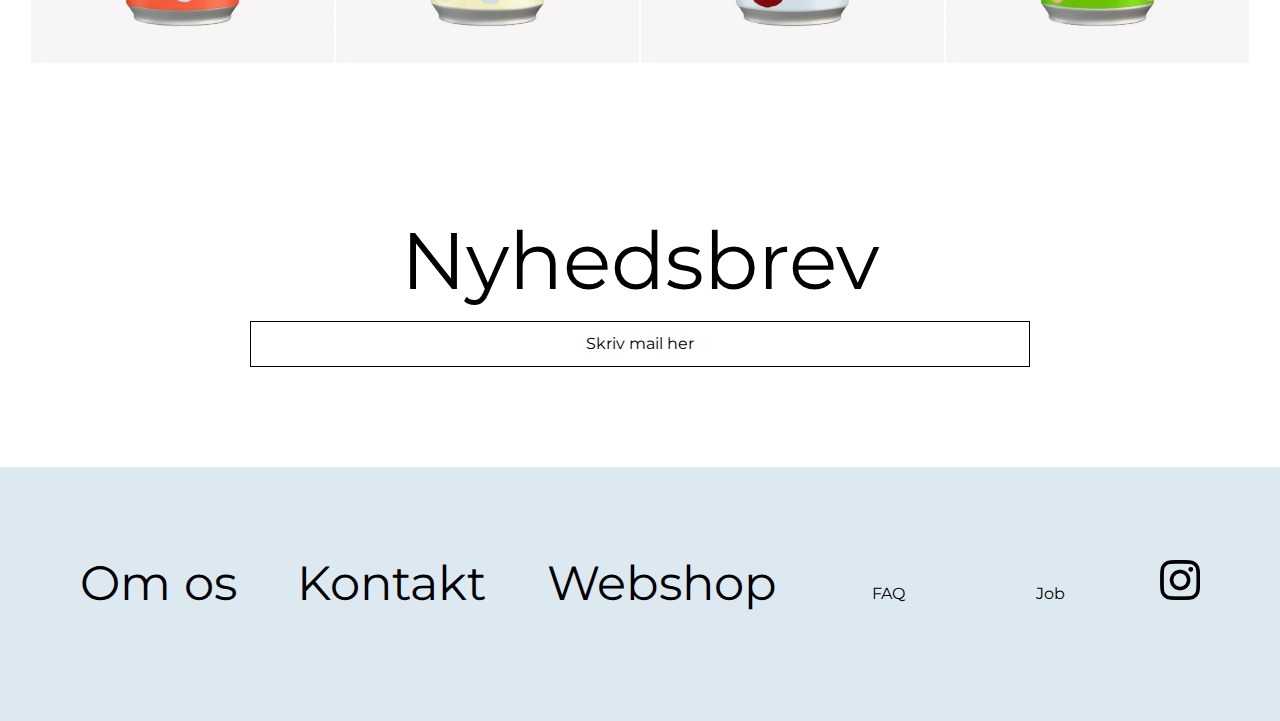
<file: ol-surhindbaer.html>
<!DOCTYPE html>
<html lang="da">
  <head>
    <meta charset="UTF-8" />
    <meta name="viewport" content="width=device-width, initial-scale=1.0" />
    <title>ZeroBuzz Brew - Sur frugtdrøm #1</title>
    <meta name="keywords" content="Alkoholfrie øl, classic, pilsner, sour, ginger, pale ale, hvede øl, mørk ale, kaloriefri, frugt pils, IPA, stemning, hygge, sommer, events, bar ">
    <meta name="author" content="ZeroBuzz Brew">
    <meta name="description" content="ZeroBuzz Brew - alkoholfrie øl uden kompromis med stemning, sammenhold, hygge og autentisk ølsmag.">
    <!-- Favicon  indsættes -->
    <link rel="icon" href="/img/logo/logo.svg" type="image/svg+xml">
    <!-- Google font -->
    <link rel="preconnect" href="https://fonts.googleapis.com">
    <link rel="preconnect" href="https://fonts.gstatic.com" crossorigin>
    <link href="https://fonts.googleapis.com/css2?family=Montserrat:ital,wght@0,100..900;1,100..900&display=swap" rel="stylesheet">
    <!-- Link til checkbox -->
    <link rel="stylesheet" href="https://cdnjs.cloudflare.com/ajax/libs/font-awesome/4.7.0/css/font-awesome.min.css">
    <link rel="stylesheet" href="css/style.css" />
  </head>
  <body>
    <!-- Opsætning af nav-beholder -->
    <nav>
     <!-- Billede img indsættes -->
    <a href="forside.html"><img src="/img/logo/logo.webp" alt="ZeroBruzz Brew Logo" class="logoBillede"></a>
    <!-- Checkbox indsættes -->
      <input type="checkbox" id="check">
      <label for="check" class="checkbtn">
        <i class="fa fa-bars" ></i>
      </label>
    <!-- Liste med menupunkter indsættes i form er en uordret liste beholder med listet-elementer i. -->
        <ul>
          <li><a href="/alkoholfireoel.html">Alkoholfrie øl</a></li>
          <li><a href="/event.html">Events</a></li>
          <li><a href="/smagstest.html">Smagstest</a></li>
          <li><a href="#">Merch</a></li>
          <li><a href="/lokationer.html">Lokationer</a></li>
          <li><a href="#">Udbydere</a></li>
          <li><a href="#" class="webshop">Webshop</a></li>
        </ul>
    </nav>
    <header class="beskrivelseOlBoks">
        <article class="olSideTekst">
            <h1 class="overskriftOl">Sur frugtdrøm #1</h1>
             <!-- Tilføjelse af brødkrummestik med links og span -->
    <aside class="broedkrummesti broedkrummestiOL"><p> <a href="/forside.html">FORSIDE</a> / <a href="/alkoholfireoel.html">ALKOHOLFRIE ØL</a> / <span>SUR FRUGTDRØM #1</span></p></aside>
            <!-- Beskrivelse af øl -->
            <p>Smag på det syrlige sus af sommer med vores hindbær sour alkoholfrie øl, brygget lige i Odense på vores lokale bryggeri. </p>
            <p>Friske bær fra Europas lokale leverandører giver denne øl dens karakteristiske smag, mens vores avanceret teknikker inden for alkoholfri brygning sikrer en ren og kvalitetsfyldt oplevelse uden tømmermænd - kun ren, brygget glæde til at løfte humøret. </p>
            <p>Det perfekte valg til dig der elsker hindbær og sommer.</p>
            <!-- Drop down boks indsættes -->
            <details class="tekstBoksEffekt tekstBoksEffektOverste">
                <summary class="tekstBokseffekt1">Hulme </summary>
               <P>CITRA</P>
                <p class="tekstBokseffekt2">Vores "Sur Frugtdrøm med Hindbær" er en nøje sammensat alkoholfri sour, der bringer det bedste fra naturen direkte til din smagsløg. Denne øl er brygget på en base af kvalitetsmalt og specielt udvalgte humler, der sikrer en let og forfriskende krop. Den unikke syrlighed opnås gennem en naturlig fermenteringsproces, som fremhæver de friske hindbærs ægte smag. Hindbærene tilføjes både under brygningen og under modningsprocessen, hvilket giver en intens, naturlig frugtsmag, der gør hver slurk til en fornøjelse. Øllet er naturligt gæret, hvilket giver en perfekt afbalanceret syrlighed, der er både forfriskende og tilfredsstillende, uden at være overvældende.</p>
             </details>
             <details class="tekstBoksEffekt tekstBoksEffektNederste">
                <summary class="tekstBokseffekt1">Ingredienser </summary>
                <p class="tekstBokseffekt2">VAND BYGMALT HVEDEMALT HUMLE GÆR FRISKE HINDBÆR.</p>
             </details>
        </article>
        <img src="/img/ol/eksamen-7-2.webp" alt="Sur frugtdrøm #1 øl fra forside og bagside">
    </header>
    <!-- Tekst -->
    <section class="tekstTilSideHøjre">
        <p class="tekstTilSideHøjre1">Til tørsten i det rette øjeblik</p>
    </section>
    <!-- Fire billeder nederst på siden -->
    <section class="fireBilleder">
        <p class="nyeOl">Flere syrlige øl</p>
        <figure class="fireBillederNyeOl">
            <aside class="fireBillederNyeOl1">
                <a href="/ol-hindbaerpilsner.html" class="lasmere">Læs mere → </a>
                <img src="/img/forside/hindbaerpilskvadrat.webp" alt="ZeroBuzz Brew Hindbær pils">
            </aside>
            <aside class="fireBillederNyeOl1">
                <a href="#" class="lasmere">Læs mere → </a>
                <img src="/img/forside/cituspilskvadrat.webp" alt="ZeroBuzz Brew citrus pils">
            </aside>
            <aside class="fireBillederNyeOl1">
                <a href="/ol-surhindbaer.html" class="lasmere">Læs mere → </a>
                <img src="/img/sortiment/eksamen-6-2.webp" alt="Sur passions alkoholfri øl" >
            </aside>
            <aside class="fireBillederNyeOl1">
                <a href="#" class="lasmere">Læs mere → </a>
                <img src="/img/forside/ingefarkvadrat.webp" alt="ZeroBuzz Brew Ingefærøl m. rabarber">
            </aside>
        </figure>
    </section>
  <footer class="footer">
    <section class="nyhedsBrev">
      <p class="oveskriftNyhedsbrev">Nyhedsbrev</p>
      <p class="skrivMail">Skriv mail her</p>
    </section>
      <section class="footerTekst">
        <a href="/omos.html">
            <p>Om os</p>
          </a>
        <p>Kontakt</p>
        <p>Webshop</p>
        <p class="footerLille footerLilleTop">FAQ</p>
        <p class="footerLille">Job</p>
        <a href="https://www.instagram.com/zerobuzzbrew/">
            <img src="/img/forside/instagram.webp" alt="Instagram ikon" class="instagramIkon">
        </a>
    </section>
  </footer>
</body>
</html>
</file>
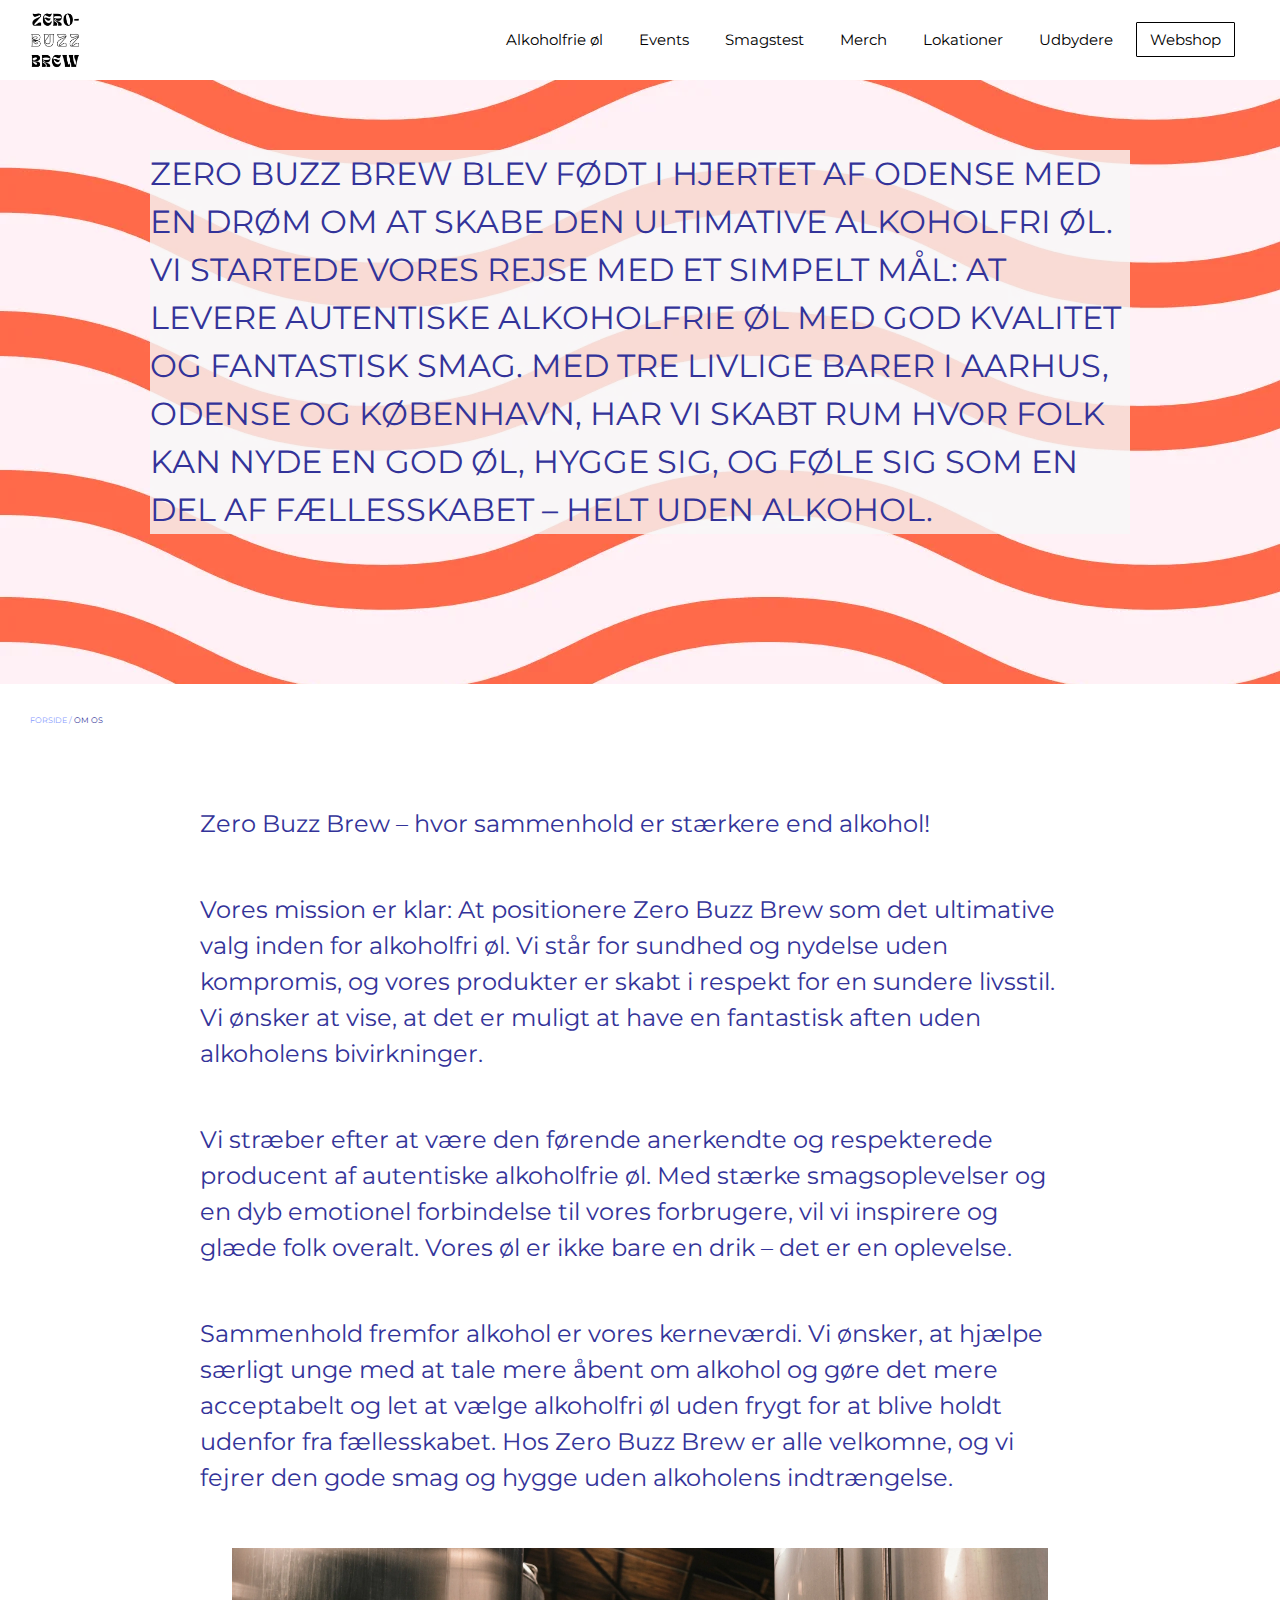
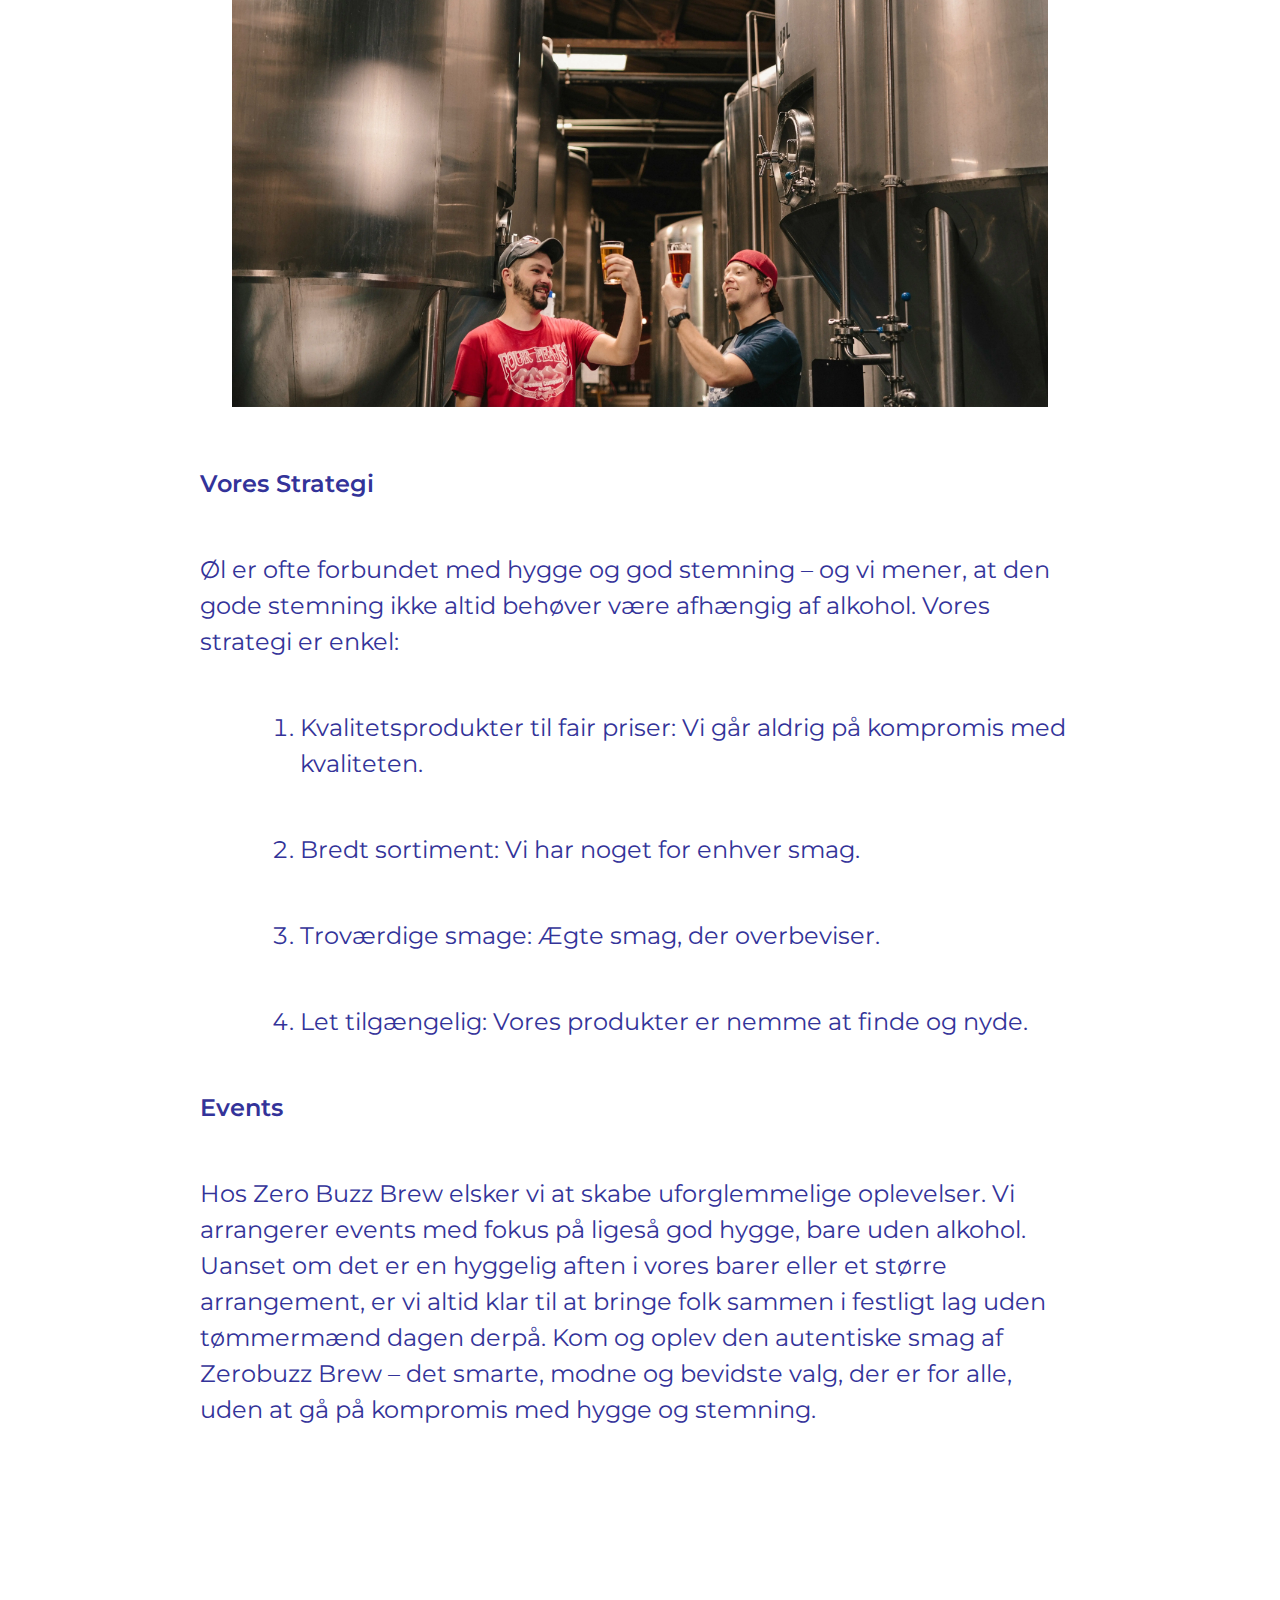
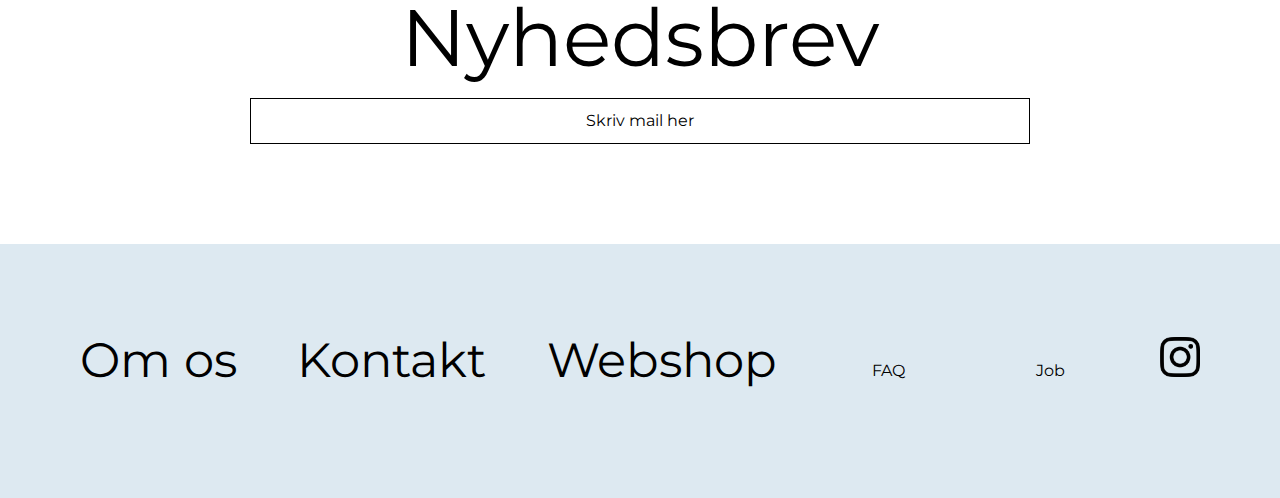
<file: omos.html>
<!DOCTYPE html>
<html lang="da">
  <head>
    <meta charset="UTF-8" />
    <meta name="viewport" content="width=device-width, initial-scale=1.0" />
    <title>ZeroBuzz Brew - Om os</title>
    <meta name="keywords" content="Alkoholfrie øl, classic, pilsner, sour, ginger, pale ale, hvede øl, mørk ale, kaloriefri, frugt pils, IPA, stemning, hygge, sommer, events, bar ">
    <meta name="author" content="ZeroBuzz Brew">
    <meta name="description" content="ZeroBuzz Brew - alkoholfrie øl uden kompromis med stemning, sammenhold, hygge og autentisk ølsmag.">
    <!-- Favicon  indsættes -->
    <link rel="icon" href="/img/logo/logo.svg" type="image/svg+xml">
    <!-- Google font -->
    <link rel="preconnect" href="https://fonts.googleapis.com">
    <link rel="preconnect" href="https://fonts.gstatic.com" crossorigin>
    <link href="https://fonts.googleapis.com/css2?family=Montserrat:ital,wght@0,100..900;1,100..900&display=swap" rel="stylesheet">
    <!-- Link til checkbox -->
    <link rel="stylesheet" href="https://cdnjs.cloudflare.com/ajax/libs/font-awesome/4.7.0/css/font-awesome.min.css">
    <link rel="stylesheet" href="css/style.css" />
  </head>
  <body>
    <!-- Opsætning af nav-beholder -->
    <nav>
     <!-- Billede img indsættes -->
    <a href="forside.html"><img src="/img/logo/logo.webp" alt="ZeroBruzz Brew Logo" class="logoBillede"></a>
    <!-- Checkbox indsættes -->
      <input type="checkbox" id="check">
      <label for="check" class="checkbtn">
        <i class="fa fa-bars" ></i>
      </label>
    <!-- Liste med menupunkter indsættes i form er en uordret liste beholder med listet-elementer i. -->
        <ul>
          <li><a href="/alkoholfireoel.html">Alkoholfrie øl</a></li>
          <li><a href="/event.html">Events</a></li>
          <li><a href="/smagstest.html">Smagstest</a></li>
          <li><a href="#">Merch</a></li>
          <li><a href="/lokationer.html">Lokationer</a></li>
          <li><a href="#">Udbydere</a></li>
          <li><a href="#" class="webshop">Webshop</a></li>
        </ul>
    </nav>
    <!-- Indledning -->
    <header class="omosTopBoks">
        <aside class="omosTopBoksTekst">
            <p>Zero Buzz Brew blev født i hjertet af Odense med en drøm om at skabe den ultimative alkoholfri øl. Vi startede vores rejse med et simpelt mål: at levere autentiske alkoholfrie øl med god kvalitet og fantastisk smag. Med tre livlige barer i Aarhus, Odense og København, har vi skabt rum hvor folk kan nyde en god øl, hygge sig, og føle sig som en del af fællesskabet – helt uden alkohol.</p>
        </aside>
    </header>
    <!-- Tilføjelse af brødkrummestik med links og span -->
    <aside class="broedkrummesti broedkrummestiOmOs"><p> <a href="/forside.html">FORSIDE</a> / <span>OM OS</span></p></aside>
    <!-- Sektion med tekst -->
    <article class="omosMidtBoks">
        <p>Zero Buzz Brew – hvor sammenhold er stærkere end alkohol!</p>
        <p>Vores mission er klar: At positionere Zero Buzz Brew som det ultimative valg inden for alkoholfri øl. Vi står for sundhed og nydelse uden kompromis, og vores produkter er skabt i respekt for en sundere livsstil. Vi ønsker at vise, at det er muligt at have en fantastisk aften uden alkoholens bivirkninger.</p>
        <p>Vi stræber efter at være den førende anerkendte og respekterede producent af autentiske alkoholfrie øl. Med stærke smagsoplevelser og en dyb emotionel forbindelse til vores forbrugere, vil vi inspirere og glæde folk overalt. Vores øl er ikke bare en drik – det er en oplevelse.</p>
        <p>Sammenhold fremfor alkohol er vores kerneværdi. Vi ønsker, at hjælpe særligt unge med at tale mere åbent om alkohol og gøre det mere acceptabelt og let at vælge alkoholfri øl uden frygt for at blive holdt udenfor fra fællesskabet. Hos Zero Buzz Brew er alle velkomne, og vi fejrer den gode smag og hygge uden alkoholens indtrængelse.</p>
        <figure class="stortBilledBoks">
          <aside class="stortBillede omosStortBillede">
               <figure class="stortBilledeimg">
                  <img src="/img/omos/elevate-Cdq3ziSoeGY-unsplash-2.webp" alt="Billede fra Unsplash.com">
               </figure>
          </aside>
      </figure>
        <p class="fedSkrift">Vores Strategi</p>
        <p>Øl er ofte forbundet med hygge og god stemning – og vi mener, at den gode stemning ikke altid behøver være afhængig af alkohol. Vores strategi er enkel:</p>
            <ol>
                <li>Kvalitetsprodukter til fair priser: Vi går aldrig på kompromis med kvaliteten.</li>
                <li>Bredt sortiment: Vi har noget for enhver smag.</li>
                <li>Troværdige smage: Ægte smag, der overbeviser.</li>
                <li>Let tilgængelig: Vores produkter er nemme at finde og nyde.</li>
            </ol>
        <p class="fedSkrift">Events</p>
        <p>Hos Zero Buzz Brew elsker vi at skabe uforglemmelige oplevelser. Vi arrangerer events med fokus på ligeså god hygge, bare uden alkohol. Uanset om det er en hyggelig aften i vores barer eller et større arrangement, er vi altid klar til at bringe folk sammen i festligt lag uden tømmermænd dagen derpå. Kom og oplev den autentiske smag af Zerobuzz Brew – det smarte, modne og bevidste valg, der er for alle, uden at gå på kompromis med hygge og stemning.</p>
    </article>
    <!-- Footer -->
    <footer class="footer">
        <section class="nyhedsBrev">
            <p class="oveskriftNyhedsbrev">Nyhedsbrev</p>
            <p class="skrivMail">Skriv mail her</p>
        </section>
        <section class="footerTekst">
            <a href="/omos.html">
              <p>Om os</p>
            </a>
            <p>Kontakt</p>
            <p>Webshop</p>
            <p class="footerLille footerLilleTop">FAQ</p>
            <p class="footerLille">Job</p>
            <a href="https://www.instagram.com/zerobuzzbrew/">
                <img src="/img/forside/instagram.webp" alt="Instagram ikon" class="instagramIkon">
            </a>
        </section>
    </footer>
  </body>
  </html>
</file>
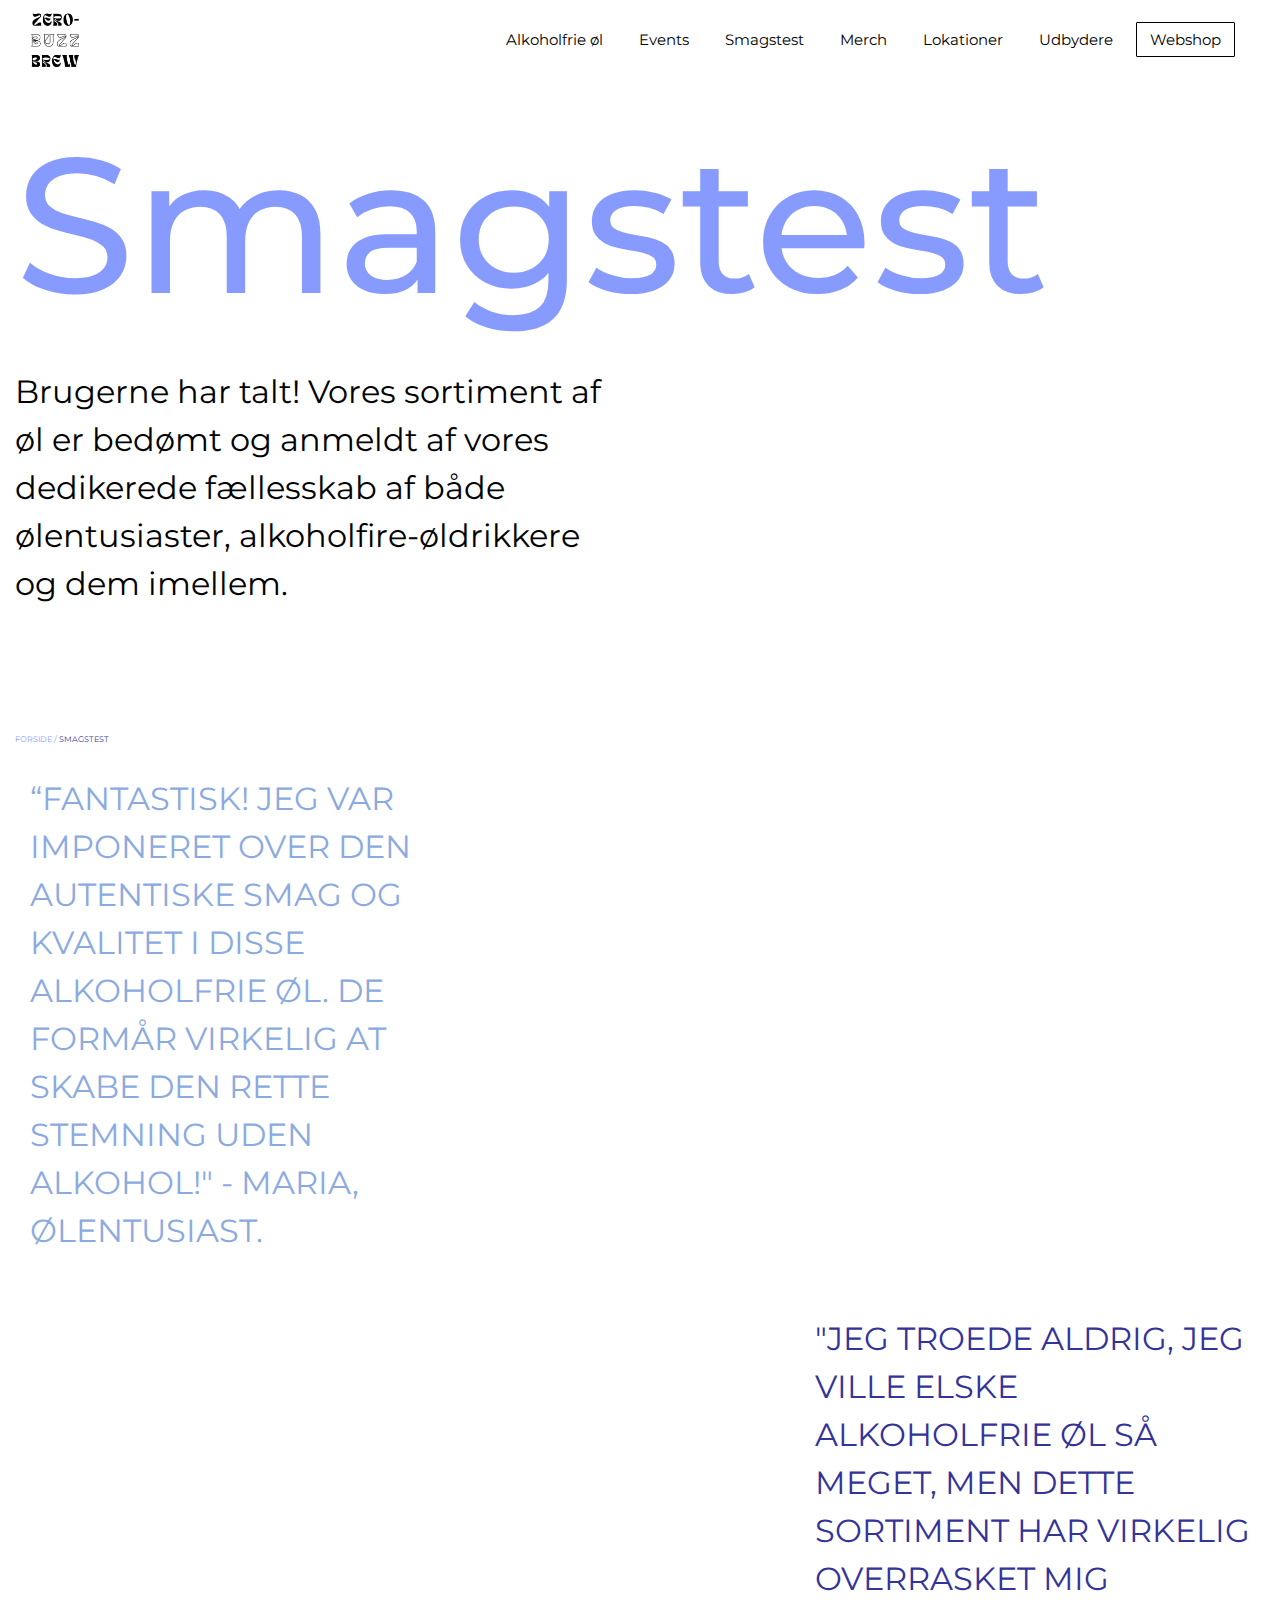
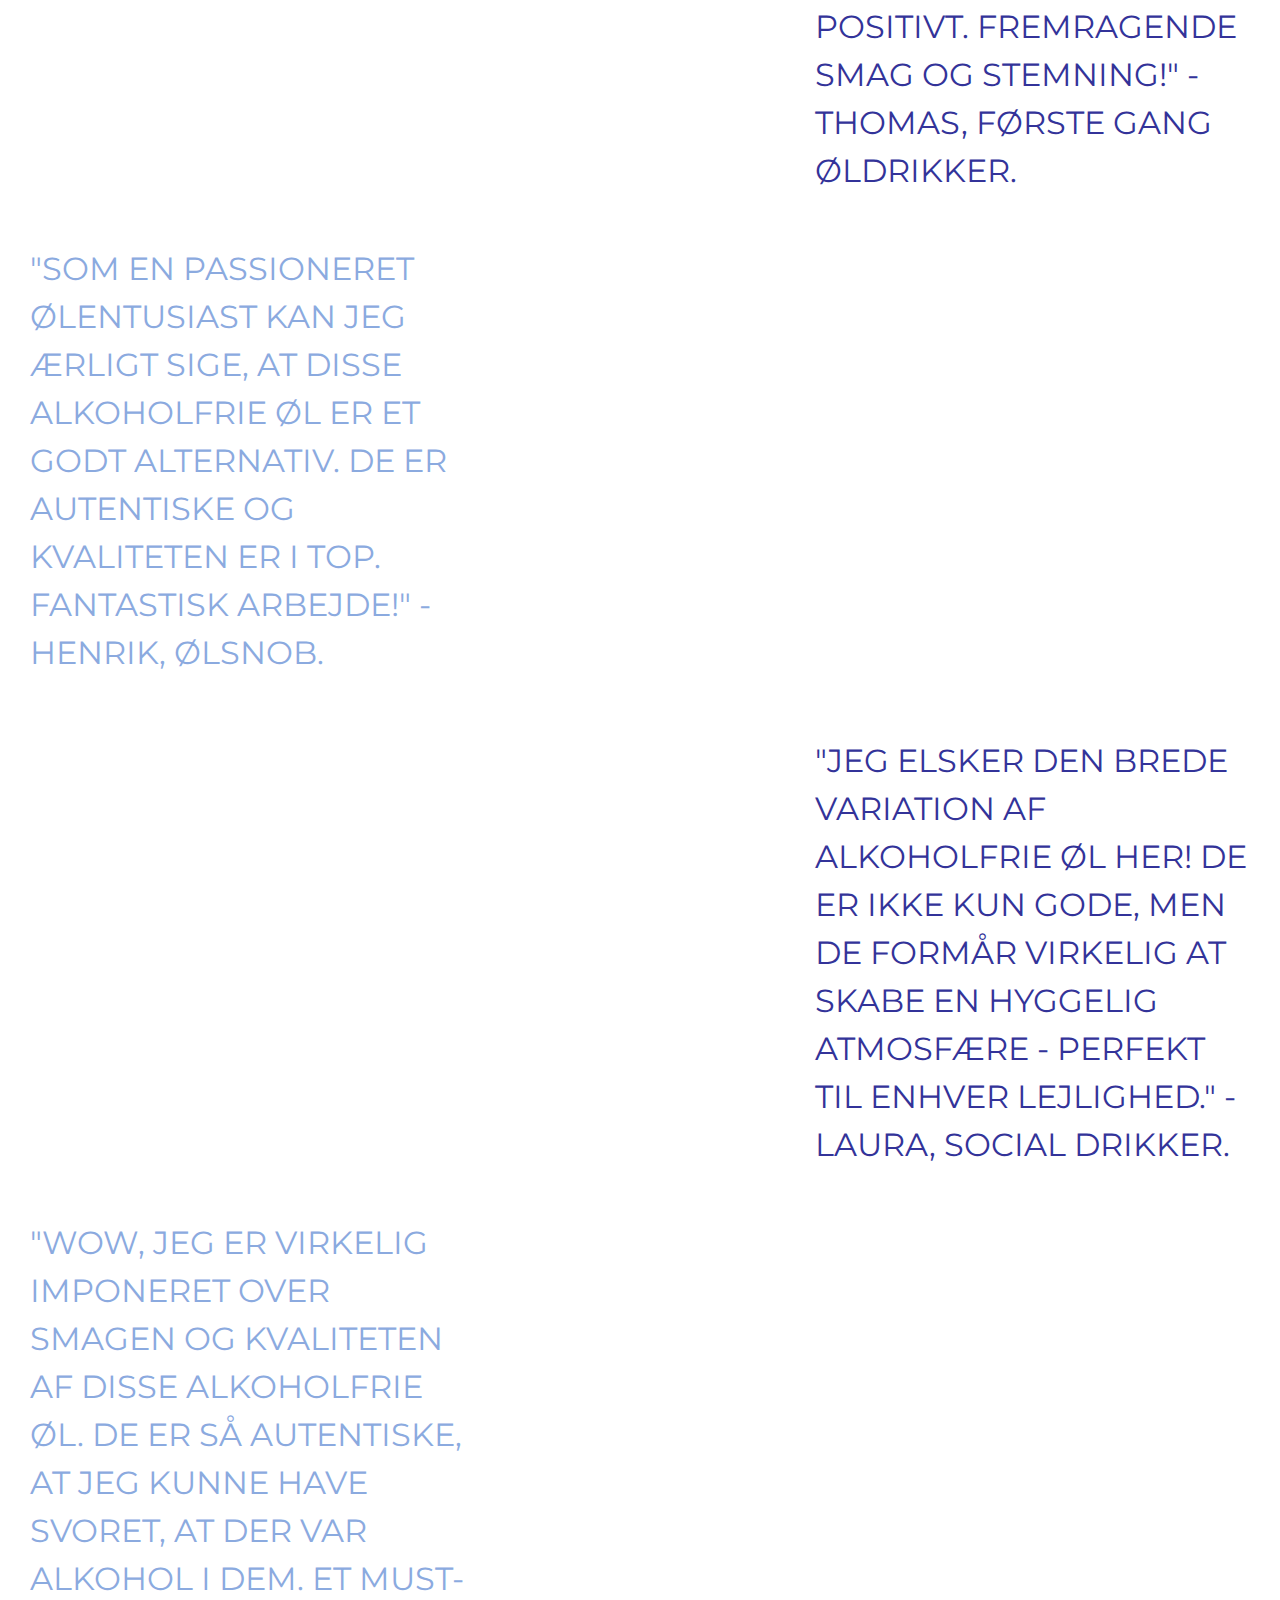
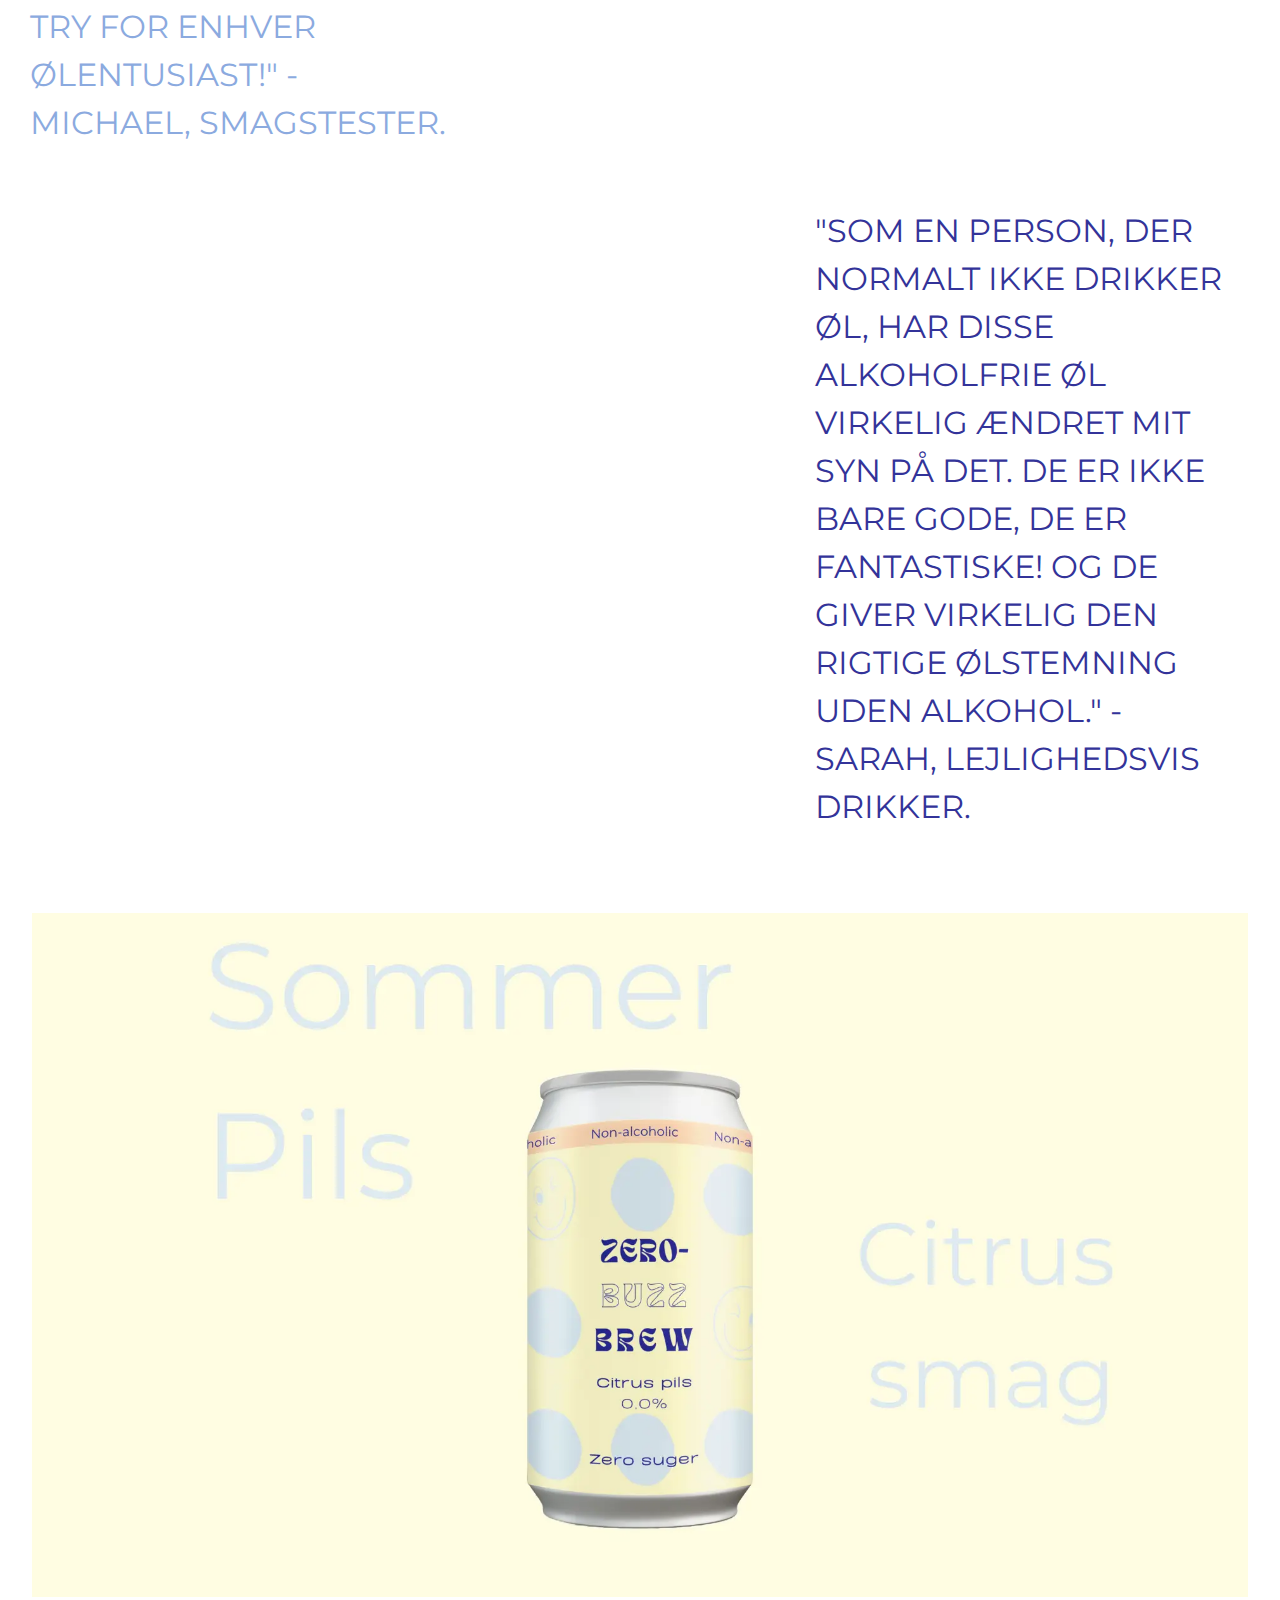
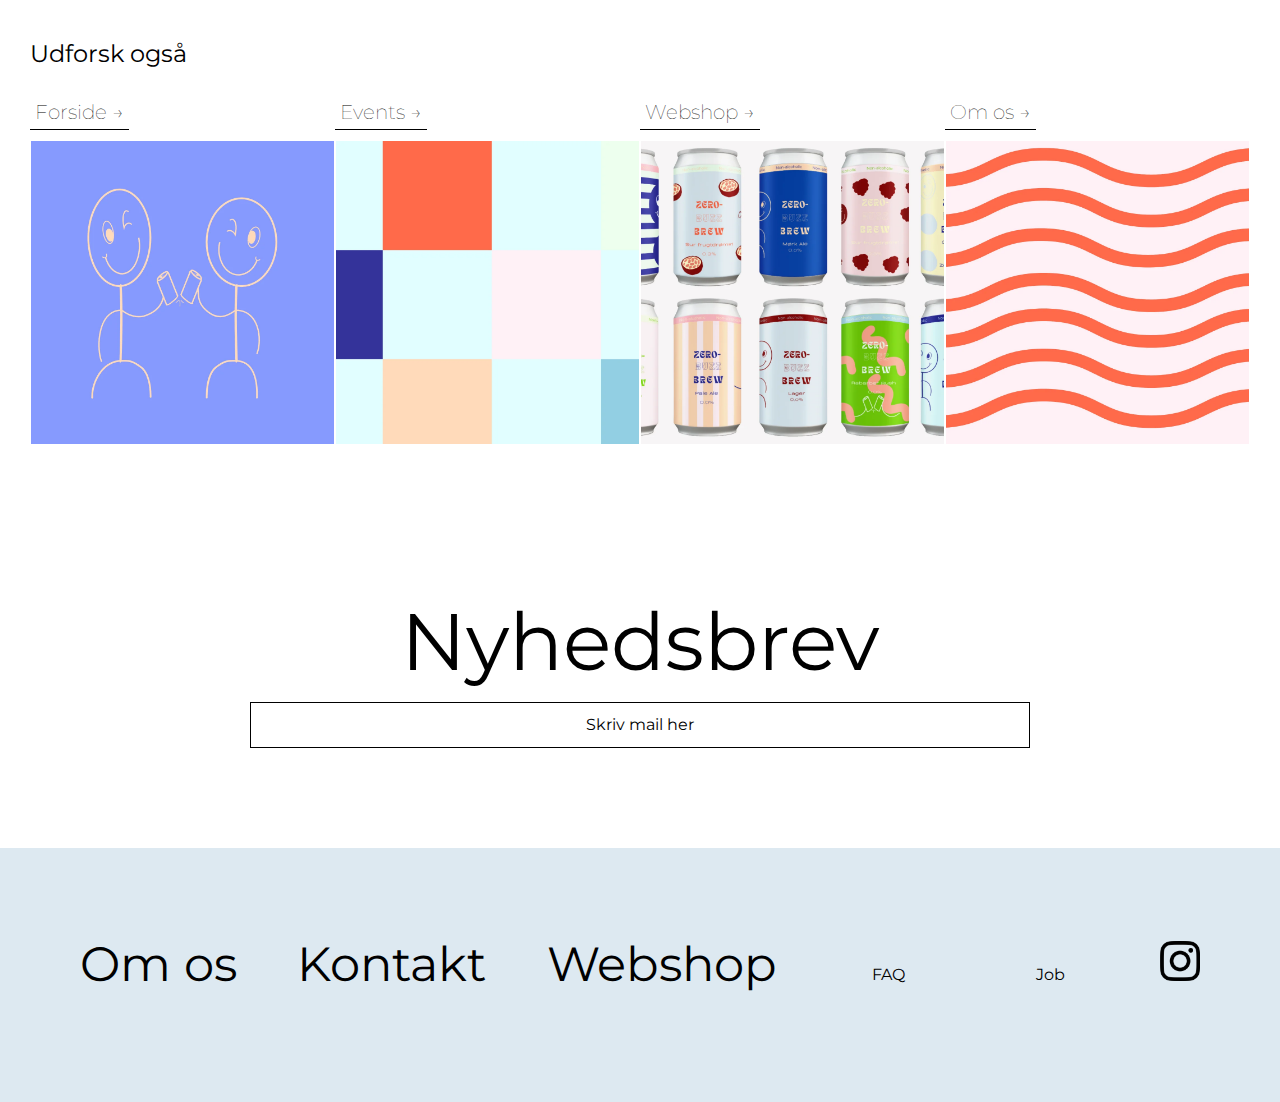
<file: smagstest.html>
<!DOCTYPE html>
<html lang="da">
  <head>
    <meta charset="UTF-8" />
    <meta name="viewport" content="width=device-width, initial-scale=1.0" />
    <title>ZeroBuzz Brew - Smagstest</title>
    <meta name="keywords" content="Alkoholfrie øl, classic, pilsner, sour, ginger, pale ale, hvede øl, mørk ale, kaloriefri, frugt pils, IPA, stemning, hygge, sommer, events, bar ">
    <meta name="author" content="ZeroBuzz Brew">
    <meta name="description" content="ZeroBuzz Brew - alkoholfrie øl uden kompromis med stemning, sammenhold, hygge og autentisk ølsmag.">
    <!-- Favicon  indsættes -->
    <link rel="icon" href="/img/logo/logo.svg" type="image/svg+xml">
    <!-- Google font -->
    <link rel="preconnect" href="https://fonts.googleapis.com">
    <link rel="preconnect" href="https://fonts.gstatic.com" crossorigin>
    <link href="https://fonts.googleapis.com/css2?family=Montserrat:ital,wght@0,100..900;1,100..900&display=swap" rel="stylesheet">
    <!-- Link til checkbox -->
    <link rel="stylesheet" href="https://cdnjs.cloudflare.com/ajax/libs/font-awesome/4.7.0/css/font-awesome.min.css">
    <link rel="stylesheet" href="css/style.css" />
  </head>
  <body>
    <!-- Opsætning af nav-beholder -->
    <nav>
     <!-- Billede img indsættes -->
    <a href="forside.html"><img src="/img/logo/logo.webp" alt="ZeroBruzz Brew Logo" class="logoBillede"></a>
    <!-- Checkbox indsættes -->
      <input type="checkbox" id="check">
      <label for="check" class="checkbtn">
        <i class="fa fa-bars" ></i>
      </label>
    <!-- Liste med menupunkter indsættes i form er en uordret liste beholder med listet-elementer i. -->
        <ul>
          <li><a href="/alkoholfireoel.html">Alkoholfrie øl</a></li>
          <li><a href="/event.html">Events</a></li>
          <li><a href="/smagstest.html">Smagstest</a></li>
          <li><a href="#">Merch</a></li>
          <li><a href="/lokationer.html">Lokationer</a></li>
          <li><a href="#">Udbydere</a></li>
          <li><a href="#" class="webshop">Webshop</a></li>
        </ul>
    </nav>
    <!-- Indledning -->
    <header class="smagstestTopBoks">
        <h1>Smagstest</h1>
        <p>Brugerne har talt! Vores sortiment af øl er bedømt og anmeldt af vores dedikerede fællesskab af både ølentusiaster, alkoholfire-øldrikkere og dem imellem. </p>
    </header>
    <!-- Tilføjelse af brødkrummestik med links og span -->
    <aside class="broedkrummesti broedkrummestiSmagsTest"><p> <a href="/forside.html">FORSIDE</a> / <span>SMAGSTEST</span></p></aside>
    <!-- Tekst -->
    <section class="smagstestCitater">
        <p class="smagstestCitaterHøjre">“Fantastisk! Jeg var imponeret over den autentiske smag og kvalitet i disse alkoholfrie øl. De formår virkelig at skabe den rette stemning uden alkohol!" - Maria, ølentusiast.</p>
        <p class="smagstestCitaterVenstre">"Jeg troede aldrig, jeg ville elske alkoholfrie øl så meget, men dette sortiment har virkelig overrasket mig positivt. Fremragende smag og stemning!" - Thomas, første gang øldrikker.</p>
        <p class="smagstestCitaterHøjre">"Som en passioneret ølentusiast kan jeg ærligt sige, at disse alkoholfrie øl er et godt alternativ. De er autentiske og kvaliteten er i top. Fantastisk arbejde!" - Henrik, ølsnob.</p>
        <p class="smagstestCitaterVenstre">"Jeg elsker den brede variation af alkoholfrie øl her! De er ikke kun gode, men de formår virkelig at skabe en hyggelig atmosfære - perfekt til enhver lejlighed." - Laura, social drikker.</p>
        <p class="smagstestCitaterHøjre">"Wow, jeg er virkelig imponeret over smagen og kvaliteten af disse alkoholfrie øl. De er så autentiske, at jeg kunne have svoret, at der var alkohol i dem. Et must-try for enhver ølentusiast!" - Michael, smagstester.</p>
        <p class="smagstestCitaterVenstre">"Som en person, der normalt ikke drikker øl, har disse alkoholfrie øl virkelig ændret mit syn på det. De er ikke bare gode, de er fantastiske! Og de giver virkelig den rigtige ølstemning uden alkohol." - Sarah, lejlighedsvis drikker.</p>
    </section>
    <!-- Billede stort -->
    <figure class="stortBilledBoks">
      <aside class="stortBillede">
           <figure class="stortBilledeimg">
              <img src="/img/smagstest/49.webp" alt="Reklame" class="startBillede">
              <img src="/img/smagstest/49-3-2.webp" alt="Reklame" class="nytBilled">
           </figure>
      </aside>
  </figure>
  <!-- Fire billeder nederst på siden -->
  <section class="fireBilleder">
    <p class="nyeOl">Udforsk også</p>
    <figure class="fireBillederNyeOl">
        <aside class="fireBillederNyeOl1">
            <a href="/forside.html" class="lasmere">Forside → </a>
            <img src="/img/smagstest/eksamen-12-2.webp" alt="Forside" >
        </aside>
        <aside class="fireBillederNyeOl1">
            <a href="/event.html" class="lasmere">Events → </a>
            <img src="/img/smagstest/eksamen-10-2-2.webp" alt="Events" >
        </aside>
        <aside class="fireBillederNyeOl1">
            <a href="/ol-surhindbaer.html" class="lasmere">Webshop → </a>
            <img src="/img/smagstest/eksamen-9-2-2.webp" alt="Webshop">
        </aside>
        <aside class="fireBillederNyeOl1">
            <a href="/omos.html" class="lasmere">Om os → </a>
            <img src="/img/smagstest/eksamen-11-2-2.webp" alt="Om os" >
        </aside>
    </figure>
  </section>
    <footer class="footer">
      <section class="nyhedsBrev">
          <p class="oveskriftNyhedsbrev">Nyhedsbrev</p>
          <p class="skrivMail">Skriv mail her</p>
      </section>
      <section class="footerTekst">
          <a href="/omos.html">
            <p>Om os</p>
          </a>
          <p>Kontakt</p>
          <p>Webshop</p>
          <p class="footerLille footerLilleTop">FAQ</p>
          <p class="footerLille">Job</p>
          <a href="https://www.instagram.com/zerobuzzbrew/">
              <img src="/img/forside/instagram.webp" alt="Instagram ikon" class="instagramIkon">
          </a>
      </section>
    </footer>
</body>
</html>
</file>
<file: css/forside.css>
/* Nulstiller siden */
* {
    padding: 0;
    margin: 0;
    text-decoration: none;
    list-style: none;
    box-sizing: border-box;
  }
  
  /* Typografi for hele body */
  body {
    font-family: montserrat, sans-serif;
    color: black;
    font-size: 3rem;
    justify-content: space-around;
    text-align:center;
    padding: 30px;
  }

  /* Skriftstørrelse */
  html{
  font-size: 16px;
  }

  /* Styling af main */
  main{
    display: flex;
    flex-wrap: wrap;
    width: 100%;
    height: auto;
  }

  /* Styling af sektion */
  section{
    width: 50%;
    flex-direction: row;
    padding: 200px;
    border: 5px solid white;
    height: auto;
  }

  /* Styling af forside class */
  .forside{
    background-image: url(/img/velkommen/eksamen-12.webp);
    background-position: center;
    background-size: cover;
  }

  /* Styling af event class */
  .event{
    background-image: url(/img/velkommen/eksamen-10-2.webp);
    background-position: center;
    background-size: cover;
  }

  /* Styling af webshop class */
  .webshop{
    background-image: url(/img/velkommen/eksamen-9-2.webp);
    background-position: center;
    background-size: cover;
  }

  /* Styling af omos class */
  .omos{
    background-image: url(/img/velkommen/eksamen-11-2.webp);
    background-position: center;
    background-size: cover;
  }

  /* Styling af a */
  section a{
    text-decoration: none; 
    color: black;
  }

  /* Styling af p */
  section p{
    background-color: #DDE9F1; 
  }

  /* Styling af a ved  */
  section a:active{
    text-decoration: none; 
  }

  /* Styling af p ved hover */
 p:hover{
  background-color: black;
  color: white;
 }

  @media (max-width: 1299px) {
    body{
        font-size: 4rem;
    }
    section{
      width: 50%;
    }
  }

  @media (max-width: 1024px) {
    body{
        font-size: 2.5rem;
    }
    section{
        width: 50%;
    }

  }

  @media (max-width: 768px) {
    body{
        font-size: 3rem;
    }
    section{
      width: 100%;
    }

    .forside{
      margin-bottom: 30px;
    }

    .webshop{
      margin-bottom: 30px;
    }

    .event{
      margin-bottom: 30px;
    }
  }

  @media (max-width: 425px) {
    body{
        font-size: 2rem;
    }

    section{
        padding: 150px 50px;
    }
  }
</file>
<file: css/style.css>
/* Nulstiller siden */
* {
    padding: 0;
    margin: 0;
    text-decoration: none;
    list-style: none;
    box-sizing: border-box;
  }
  
  /* Typografi for hele body */
  body {
    font-family: montserrat, sans-serif;
    line-height: 1.5;
  }

  html{
    font-size: 16px;
  }
 
  /* NAVBAR */
  /* Styling af nav */
  nav {
    background-color: white;
    height: 80px;
    width: 100%;
    position: fixed; 
    top: 0; 
    display: flex;
    align-items: center;
    justify-content: space-between;
    padding: 0 20px;
  }
  
  /* Styling af logo */
  nav img {
    height: 70px;
  }

  /* Styling af logo ved hover */
  nav img:hover{
    cursor: pointer;
  }
  
  /* Styling af ul i nav */
  nav ul {
    display: flex;
    margin-right: 20px;
  }
  
  /* Stiling af li i nav */
  nav ul li {
    display: inline-block;
    line-height: 80px;
    margin: 0 5px;
  }
  
  /* Styling af a ved hover */
  nav ul li a:hover{
    border: 1px solid black;
    border-radius: 0px;
  }
  
  /* Styling af a */
  nav ul li a {
    color: black;
    font-size: 15px;
    padding: 7px 13px;
    border-radius: 3px;
  }

  /* Styling af "Webshop" i menulinje */
  nav ul li a.webshop {
    border: 1px solid black;
    border-radius: 1px;

  }
  
  /* Styling af "Webshop" ved hover */
  nav ul li a.webshop:hover {
    background-color: black;
    color: white;
    text-decoration: none; 
  }

  /* Skjuler checkbox */
  #check {
    display: none;
  }
  
  /* Styling af checkbox */
  .checkbtn {
    font-size: 30px;
    color: black;
    cursor: pointer;
    display: none;
  }

  /* Styling logo */
  .logoBillede{
    margin-top: 10px;
  }

/* FORSIDE */
/* Styling af læs meere funktion */
.lasmere{
    color: black; 
    font-size: 1.25rem;
    padding: 5px;
    font-weight: 100;
    border-bottom: 1px solid black; 
    padding-bottom: 2px; 
    display: inline-block; 
    margin-bottom: 10px; 
}

/* Læs mere ved hover */
.lasmere:hover{
  border: 1px solid black;
}


/* Styling af forside billede øverst */
.forsideBilledTop{
    max-width: 100%;
    margin-top: 70px;
    background-size: cover; 
    background-position: center; 
    display: flex;
    flex-direction: column;
}

/* Fjerne nyt billede ved standard skærmstørrelse */
.forsideBilledTop .nytBilled{
  display: none;
}

/* Stylling af nye øl sektion */
.fireBilleder{
  padding: 30px 30px;
}

.fireBillederNyeOl{
    width: 100%;
    display: flex;
    flex-wrap: wrap;
}

aside.fireBillederNyeOl1 {
    width: 25%;
}

aside.fireBillederNyeOl1 img{
    width: 100%;
    border: 1px solid white;
}

.fireBillederNyeOl1:hover .lasmere {
  border: 1px solid #000;
  border-radius: 0px;
}

.nyeOl{
    font-size: 1.5rem;
    margin-bottom: 20px;
}

.toBilleder{
    width: 100%;
    display: flex;
    flex-wrap: wrap;
}

.toBilleder1{
    width: 50%;
}

.toBilleder1:hover .lasmere{
    border: 1px solid #000;
    border-radius: 0px;
  }


.toBilleder1 img{
    width: 100%;
    border: 1px solid white;
}

/* Fjerne nyt billede ved denne skærmstørrelse */
.nytBilled{
    display: none;
}

/* Styiling af beholder med forside tekst */
.forsideTekst{
    padding: 0px 30px 0px 30px;
    font-size: 1.5rem;
}

/* Styling af p-tag i beholder*/
.forsideTekst p{
    margin: 50px 300px;
    font-weight: 300;
    text-transform: uppercase;
}

/* Styling af beholder med midt tekst */
.tekstForsideMidtStart{
  padding: 0px 30px 0px 30px;
  font-weight: 300;
  font-size: 1.5rem;
}

/* Styling af p-tag i forsidetekst beholder */
.tekstForsideMidtStart p{
  margin: 50px 300px;
  text-transform: uppercase;
}

/* Styling af billede beholder */
.brandBillede{
    max-width: 100%;
}

/* Styling af imng i beholder */
.brandBilledeimg {
    width: 100%; 
    height: auto; 
    object-fit: cover; 
    padding: 40px;
    background-color: #FFF0F5;
    border: 15px solid white;
}

/* STYLING AF FOOTER SEKTION */
/* Styling af tekst beholder*/
.nyhedsBrev{
    text-align: center;
    padding: 100px;
}

/* Styling af overskrift */
.oveskriftNyhedsbrev{
    font-size: 5rem;
}

/* Styling af mail sektion */
.skrivMail{
    border: 1px solid black; 
    padding: 10px; 
    margin-left: 150px;
    margin-right: 150px;
}

/* Styling af tekst i footer nederst */
.footerTekst{
    font-size: 3rem;
    padding: 80px;
    background-color: #DDE9F1; 
    width: 100%;
    display: flex;
    flex-wrap: nowrap;
    flex-direction: row;
    justify-content: space-between;
}

/* Styling af a i footer */
.footerTekst a{
  color: #000;
}

/* Styling af p-tag ved hover */
.footerTekst p:hover{
  text-decoration: underline;
}

/* Styling af p-lement med mindre skrift */
.footerLille{
    font-size: 1rem;
    margin: 35px;
}

/* Styling af instagram ikon */
.instagramIkon{
  width: 40px;
  height: auto;
}

/* Styling af instagram ikon ved hover */
.instagramIkon:hover{
  transform: scale(1.5, 1.5);
}

/* EVENTS */
/* Beholder med indledning styling */
.eventTopBoks{
  display: flex;
  flex-wrap: wrap;
  flex-direction: row;
  width: 100%;
  padding: 80px 30px 0px 30px;
}

/* Styling af tekst i beholder */
.eventTopTekst{
  width: 50%;
  font-size: 4rem;
  margin-bottom: 80px;
  padding-right: 7px;
  color: #879AFE;

}

/* Styling af img i beholder */
.eventTopBoks img{
  width: 50%;
  height: auto;
}

/* Styiling af event beholder */
/* Styling af boks 1 */
.eventBoks1{
  display: flex;
  flex-wrap: wrap;
  flex-direction: row;
  width: 100%;
}

.tekstEvent1{
  width: 50%;
  line-height: 2;
}

.tekstEvent1 p{
  padding: 0px 30px;
  font-size: 1.5rem;
  text-align: justify;
}

.billedEvent1{
  width: 50%;
}

.billedEvent1 img{
  width: 100%;
  height: auto;
}

/* Styling af boks 2 */
.eventBoks2{
  display: flex;
  flex-wrap: wrap;
  flex-direction: row-reverse;
  width: 100%;
  padding: 0px 0px 0px 0px;
}

.tekstEvent2{
  width: 50%;
  line-height: 2;
  font-size: 1.5rem;
  padding: 20px 30px;
  text-align: justify;
}

.billedEvent2{
  width: 50%;
}

.billedEvent2 img{
  width: 100%;
  height: auto;
}


/* ALKOHOLFRIE ØL */

/* Styling af boks øverst */
.eventTopTekstside2{
  color: #333399;
}

.smagBoks{
  padding: 40px 80px 40px 80px;
  background-color: #E0FFFF;
}

.smagTekst{
  font-size: 3.25rem;
}

/* Styling af smage beholder */
.smage{
  width: 100%;
  display: flex;
  flex-wrap: wrap;
  flex-direction: row;
  justify-content: space-around;
  text-align: center;
  font-size: 2rem;
  font-weight: 100;
  margin-top: 40px;
}

.smage p{
  text-decoration: none;
  color: black;
  width: 100%;
  border-bottom: 1px solid black;
}

.smage p:hover{
  border: 1px solid black;
}

/* Styling af stort billede */
.stortBilledBoks{
  padding: 0px 30px 0px 30px;
  width: 100%;
}

.stortBilledeimg img{
  width: 100%;
  height: auto;
  border: 2px solid white;
}

.stortBillede:hover .lasmere {
  border: 1px solid black; 
}

/* ALKOHOLFRIE ØL SIDE */

/* Styling af dropdown tekstboks */
.tekstBokseffekt1 {
  background-color: white;
  color: #000;
  cursor: pointer;
  padding: 10px;
  width: auto;
  border: none;
  text-align: left;
  font-size: 18px;
  list-style: none; /* Fjern standard pil */
  border-bottom: 1px solid black;
  border-top: 1px solid black;;
}

/* Skuler ikon */
.tekstBokseffekt1::-webkit-details-marker {
  display: none; 
}

/* Styling af pil ved åben */
.tekstBoksEffekt[open] summary:after {
  content: "↑";
  float: right;
}

/* Styling af pil ved lukket */
.tekstBokseffekt1:after {
  content: "↓";
  float: right;
}

/* Styling af ved tekstboks */
.tekstBoksEffekt > p {
  padding: 10px;
  background-color: #F7F5F5;
  margin: 0;
}

/* Styling af beholder til tekst */
.beskrivelseOlBoks{
  display: flex;
  flex-wrap: wrap;
  width: 100%;
  padding: 80px 15px 10px 15px;
}

/* Styling af billede */
.beskrivelseOlBoks img{
  width: 50%;
  height: 715px;
}

/* Styling af beholder med tekst */
.olSideTekst{
  width: 50%;
  font-size: 1rem;
  padding: 0px 15px 0px 15px;
  flex-direction: row-reverse;
}

/* Styling af p i beholder */
.olSideTekst p{
  padding-bottom: 10px;
}

/* Styling af tekstboks øverst */
.tekstBoksEffektOverste{
  padding: 100px 15px 0px 0px;
}

/* Styling af tekstboks nederst */
.tekstBoksEffektNederste{
  padding: 0px 15px 0px 0px;
}

/* Styling af overskrift */
.overskriftOl{
  font-size: 4rem;
  font-weight: 500;
}

/* Styling af tekst til højre */
.tekstTilSideHøjre{
  font-size: 5rem;
  text-align: left;
  width: 50%;
  padding: 30px;
  font-weight: 300;
  color: #8BAADF;
}

/* Styling af pale ale tekst */
.paleAleTekst{
  width: 50%;
  padding: 15px 100px 0px 10px;
}

/* Styling af tekst */
.tekstTilSideHøjreAlkoholfrieOL{
  width: 50%;
}

/* SMAGSTEST */
/* Justering af overskrift og tekst dertil */
.smagstestTopBoks{
  padding: 80px 15px 10px 15px;
  font-size: 6rem;
  width: 50%;
  color: #879AFE;
}

/* Styling af h1 */
.smagstestTopBoks h1{
  font-weight: 500;
}

/* Styling af tekst */
.smagstestTopBoks p{
  font-size: 2rem;
  color: black;
  padding-bottom: 100px;
}

/* Styling af container til citater */
.smagstestCitater{
  display: flex;
  flex-wrap: wrap;
  font-size: 2rem;
  padding: 15px 15px 200px 15px;
  width: 100%;
  margin-bottom: 15px;
}

/* Styling af citater til højre */
.smagstestCitaterHøjre{
  padding: 0px 800px 50px 15px;
  color: #8BAADF;
  text-transform: uppercase;
}

/* Styling af citater til venstre */
.smagstestCitaterVenstre{
  padding: 10px 15px 50px 800px;
  color: #333399;
  text-transform: uppercase;
}

/* Styling af billede i bunden */
.smagstestBillede img{
  width: 100%;
  height: auto;
}

.tekstBoksEffektPils{
  padding: 50px 15px 0px 0px;
}

/* Styling af citater */
.smagstestCitater{
  padding: 15px;
}

/* OM OS */
/* Styling af boks øverst */
.omosTopBoks{
  padding: 150px 150px 150px 150px;
  background-image: url(/img/velkommen/eksamen-11-2.webp);
  color: #333399;
}

/* Styling af p i beholder */
.omosTopBoks p{
  font-size: 2rem;
  text-transform: uppercase;
  background-color: rgba(248, 248, 248, 0.8);
}

/* Styling af midterste boks */
.omosMidtBoks {
  padding: 80px 200px 0px 200px;
}

/* Styling af p i beholder */
.omosMidtBoks p{
  margin-bottom: 50px;
  font-size: 1.5rem;
  color: #333399;
}

/* Styling af li */
.omosMidtBoks li{
  list-style-type:decimal;
  margin-left: 100px;
  margin-bottom: 50px;
  font-size: 1.5rem;
  color: #333399;
}

/* Styling af overskrift */
.fedSkrift {
  font-weight: 600;
}

.omosStortBillede{
  margin-bottom: 50px;
}

/* LOKATIONER */
/* Styling af overskrift beholder*/
 .lokationerOverskrift{
  padding: 100px 15px 0px 15px;
 }

 /* Styling af overskrift tekst */
 .lokationerOverskrift p{
  font-size: 12rem;
  font-weight: 500;
  color: #879AFE;
  text-align: center;
 }

/*  Styling af a ved hover */
.lokationerOverskrift a:hover{
  text-decoration: underline;
  color: #879AFE;
}

/* AARHUS BAR */
.aarhusLokationBoks{
  padding: 100px 30px 0px 30px;
}

.aarhusLokationTekst h1{
  font-size: 10rem;
  font-weight: 500;
  color: #879AFE;
}

.aarhusLokationTekst p{
  font-size: 2rem;
}

.aarhusLokationTekstNederst{
  margin-bottom: 50px;
}

/*STYLING AF BRØDKRUMMESTI*/

.broedkrummesti{
  padding: 30px;
}

.broedkrummesti p{
  font-size: 0.5rem;
  color: #879AFE;
}
/*Styling af links brødkrummesti*/
.broedkrummesti a{
  color: #879AFE;
  text-decoration: none;
}

/*Understreger links ved hover på brødkrummesti*/
.broedkrummesti a:hover{
  text-decoration: underline;
}

/*Farve på aktuel side på brødkrummesti*/
.broedkrummesti span{
  color: #333399;
}

.broedkrummestiOL{
  padding: 0px;
  font-size: 0.5rem;
}

.broedkrummestiSmagsTest{
  padding: 15px;
}

.broedkrummestiAarhus p{
  font-size: 0.5rem;
  margin-bottom: 30px;
}

.broedkrummestiOmOs{
  padding: 30px 30px 0px 30px;
  font-size: 0.5rem;
}

/* Slogan forside */
.tekstTilSideHøjre1Sammenhold{
  font-size: 3rem;
}


  /* Skærmstørrelse mindre eller lig med 1050px - Laptop */
  @media (max-width: 1050px){
      .checkbtn {
        display: block;
      }
  
      ul {
        position: fixed;
        width: 100%;
        height: 100vh;
        background: #DDE9F1;
        top: 80px;
        left: -100%;
        text-align: center;
        transition: all .3s;
        flex-direction: column;
      }
  
      nav ul li {
       display: block;
       margin: 20px 0;
       line-height: 30px;
      }
  
      nav ul li a {
        font-size: 20px;
      }
  
      a:hover{
        text-decoration: underline;
      }
  
      #check:checked ~ ul {
        left: 0;
      }

      .fireBilleder{
        padding: 30px 15px 0px 15px;
    }
    
    .nyeOl{
        font-size: 1.25rem;   
    }

    .lasmere{
        font-size: 1.1rem;
    }

    .tekstForsideMidtStart p{
      margin: 50px 50px;
    }

    .forsideTekst p{
      margin: 50px 50px;
    }

    .tekstEvent1{
      margin-top: 30px;
    }

    .tekstEvent1 p{
      font-size: 1rem;
      padding: 3px 15px 0px 15px;
    }

    .tekstEvent2{
      font-size: 1rem;
      padding:  30px 15px 0px 15px
    }

    .eventTopTekst{
      font-size: 3rem;
      width: 50%;
      margin-bottom: 40px;
    }

    .eventTopBoks{
      padding: 80px 0px 0px 60px;
    }

    .tekstForsideMidtStart{
      padding: 0px 60px 0px 60px;
      font-weight: 300;
    }

    .tekstForsideMidtStart p{
      margin-top: 20px ;
    }

    .smagBoks{
      padding: 40px 60px 40px 60px
    }

    .stortBilledBoks{
      padding: 30px 15px 0px 15px;
    }
    
    .footerTekst{
      display: block;
    }

    .footerLille{
      font-size: 2rem;
      margin: 0px;
    }

    .footerLilleTop{
      margin-top: 80px;
    }
    .footerTekst p{
      width: 30%;
    }

    .forsideTekst {
      padding: 10px 80px 0px 80px;
  }

  .overskriftOl{
    font-size: 3rem;
    font-weight: 500;
  }
  .tekstTilSideHøjre{
    font-size: 4rem;
    width: 50%;
    padding: 15px;
  }
  .beskrivelseOlBoks img{
    height: 535px;
  }

  .tekstBoksEffektOverste {
    padding: 50px 15px 0px 0px;
  }

  .paleAleTekst{
    font-size: 4rem;
    padding: 10px 100px 0px 10px;
    width: 50%;
  }

  .smagstestTopBoks{
    padding: 80px 15px 10px 15px;
    font-size: 5rem;
    width: 80%;
  }
  
  /* Styling af citater til højre */
  .smagstestCitaterHøjre{
    padding: 0px 200px 50px 0px;
  }
  
  /* Styling af citater til venstre */
  .smagstestCitaterVenstre{
    padding: 10px 15px 50px 200px;
  }

  .omosTopBoks p{
    font-size: 2rem;
  }

  .omosMidtBoks{
    padding: 100px 100px 0px 100px;
  }

  .omosMidtBoks p{
    font-size: 1.5rem;
  }
  
  .omosMidtBoks li{
    font-size: 1.5rem;
  }

  .tekstTilSideHøjre1Sammenhold{
    font-size: 2.5rem;
  }

  .lokationerOverskrift p{
    font-size: 10rem;
  }

  .aarhusLokationTekst h1{
    font-size: 10rem;
    line-height: 1;
    margin-bottom: 20px;
  }
  
  .aarhusLokationTekst p{
    font-size: 1.5rem;
  }

  .broedkrummesti{
    padding: 15px;
  }

  .broedkrummestiOL{
    padding: 0px;
    font-size: 0.5rem;
  }

  .broedkrummestiAarhus p{
    font-size: 0.5rem;
    margin-bottom: 30px;
  }
}

  
  /* Skærmstørrelse mindre eller lig med 1px - Tablet  */
  @media (max-width: 768px) {
    
    .fireBilleder{
        padding: 0px 10px 0px 10px;
    }

    aside.fireBillederNyeOl1 {
      width: 50%;
    }
        
    .nyeOl{
        font-size: 1.1rem;
        margin-top: 30px;
    }

    .lasmere{
        font-size: 1rem;
    }

    .forsideTekst{
        padding: 0px 40px 0px 40px;
        font-size: 1.5rem;
    }
    
    .forsideTekst p{
        margin: 30px 0;
        text-transform: none;
        font-weight: 200;
    }

    .tekstForsideMidtStart p{
      text-transform: none;
      font-weight: 200;
    }

    .nyhedsBrev{
      padding: 80px;
    }

    .footerTekst{
        font-size: 3rem;
        padding: 60px 10px 60px 10px;
    }

    .footerTekst p{
      width: 50%;
    }
    
    .footerLille{
        font-size: 1.5rem;
    }

    .instagramIkon{
      width: 30px;
      height: auto;
    }

    .tekstEvent1{
      width: 100%;
    }

    .billedEvent1{
      width: 100%;
    }

    .eventBoks1,.eventBoks2 {
      padding: 60px 5px 0px 5px;
      flex-wrap: wrap-reverse;
    }

    .tekstEvent2{
      width: 100%;
    }
    
    .billedEvent2{
      width: 100%;
    }

    .eventTopTekst p{
      font-size: 3rem;
    }

    .eventTopBoks{
      padding: 80px 10px 0px 10px;
    }

    .eventTopBoks img{
      height: 50%;
    }

    .tekstForsideMidtStart{
      padding: 0px 40px 0px 40px;
      font-weight: 300;
      font-size: 1.5rem;
    }

    .tekstForsideMidtStart p{
      margin-top: 40px;
      margin: 30px 0;
    }

    .smagBoks{
      padding: 60px 40px 60px 40px;
    }

    .smagTekst{
      font-size: 2em;
    }

    .smage{
      font-size: 1.5rem;
  }

  .stortBilledBoks{
    padding: 0px 10px 0px 10px;
  }

  .skrivMail{
    margin-left: 100px;
    margin-right: 100px;
  }

  .beskrivelseOlBoks img{
    width: 100%;
    height: 715px;
  }

  .olSideTekst{
    width: 100%;
  }

  .tekstBoksEffektNederste {
    padding: 0px 15px 40px 0px;
  }

  .beskrivelseOlBoks img{
    height: auto;
  }

  .tekstTilSideHøjre{
    font-size: 3rem;
    width: 50%;
    padding: 15px;
  }

  .beskrivelseOlBoks{
    padding: 80px 10px 0px 10px;
  }

  .paleAleTekst{
    font-size: 2rem;
    padding: 10px 100px 0px 10px;
    width: 50%;
  }

  .smagstestTopBoks{
    padding: 80px 10px 10px 10px;
    font-size: 3.5rem;
    width: 100%;
  }

  .smagstestTopBoks p{
    font-size: 1.5rem;
  }
  
  .smagstestCitater{
    font-size: 1.5rem;
    padding-bottom: 30px;
  }

  .omosTopBoks{
    padding: 180px 50px 100px 50px;
    font-size: 1.5rem;
  }

  .omosMidtBoks{
    padding: 50px 50px 0px 50px;
  }

  .omosMidtBoks p{
    font-size: 1rem;
    margin-bottom: 25px;
  }

  .omosMidtBoks li{
    font-size: 1rem;
    margin-bottom: 20px;
  }

  .tekstTilSideHøjre1Sammenhold{
    font-size: 2rem;
  }
  .lokationerOverskrift p{
    font-size: 7rem;
  }

  .aarhusLokationTekst h1{
    font-size: 8rem;
    line-height: 1;
    margin-bottom: 20px;
  }
  
  .aarhusLokationTekst p{
    font-size: 1.5rem;
  }

  .broedkrummesti{
    padding: 10px;
  }

  .broedkrummestiOL{
    padding: 0px;
  }
   .broedkrummesti p{
    font-size: 0.5rem;
   }

  .broedkrummestiOL p{
    font-size: 0.5rem;
  }

  .broedkrummestiAarhus p{
    font-size: 0.5rem;
    margin-bottom: 30px;
  }

  .broedkrummestiOmOs{
    padding: 30px 50px 0px 50px
  }
}
  
  /* Skærmstørrelse mindre eller lig med 375px - Mobil M*/
  @media (max-width: 425px) {

    .fireBilleder{
        padding: 10px 10px 10px 10px;
    }

    .nyeOl{
        font-size: 1.1rem;
    }

    .lasmere{
        font-size: 1rem;
    }

    aside.fireBillederNyeOl1 {
        width: 50%;
    }

    aside.toBilleder1 {
        width: 50%;
    }

    .startBillede{
        display: none;
    }

    .nytBilled{
        display: flex;  
    }

    .forsideTekst{
        padding: 5px 30px 5px 30px;
        font-size: 1.25rem;
    }
    
    .forsideTekst p{
        margin: 20px 0;
    }

    .brandBilledeimg {
        padding: 10px 0px 10px 0px;
  }

  .oveskriftNyhedsbrev{
    font-size: 3rem;
    padding: 10px;
  }

  .nyhedsBrev{
    padding: 60px;
  }

  .footerTekst{
    font-size: 2.5rem;
    padding: 20px 10px 20px 10px;
  }

  .footerTekst p{
    width: 70%;
  }

  .footerLille{
    font-size: 1rem;
  }

  .forsideBilledTop .nytBilled{
    display: flex;
  }

  .forsideBilledTop .startBillede{
    display: none;
  }

  .instagramIkon{
    width: 20px;
    height: auto;
  }

  .eventBoks1, .eventBoks2{
    padding: 0px 5px 0px 5px;
    flex-wrap: wrap-reverse;
  }

  .tekstEvent1 p{
    font-size: 1rem;
    padding-bottom: 10px;
  }

  .tekstEvent2 p{
    font-size: 1rem;
    padding-bottom: 10px;
  }

  .eventTopTekst p{
    font-size: 1.5rem;
    width: 100%;
  }

  .eventTopBoks{
    padding: 80px 10px 0px 10px;
  }

  .tekstForsideMidtStart{
    padding: 0px 30px 0px 30px;
    font-weight: 300;
    font-size: 1.25rem;
  }

  .tekstForsideMidtStart p{
    margin-top: 40px;
  }

  .smagBoks{
    padding: 20px 30px 20px 30px
  }

  .smagTekst{
    font-size: 1.5rem;
  }

  .smage{
    font-size: 1rem;
    justify-content: left;
    flex-direction: column;
  }
  
  .smage p{
    text-align: left;
    margin-bottom: 20px;
    width: 10%;
  }
  
  .stortBilledBoks{
    padding: 0px 10px 0px 10px;
  }

  .skrivMail{
    margin-left: 60px;
    margin-right: 60px;
  }

  .overskriftOl {
    font-size: 2rem;
  }

  .olSideTekst {
    line-height: 1.5;
  }

  .tekstTilSideHøjre{
    font-size: 2rem;
    width: 50%;
    padding: 15px;
  }

  .paleAleTekst{
    font-size: 2rem;
    padding: 10px;
  }

  .smagstestTopBoks{
    padding: 80px 10px 10px 10px;
    font-size: 2rem;
    width: 100%;
  }

  .smagstestTopBoks p{
    font-size: 1.2rem;
    padding-bottom: 50px;
  }
  
  .smagstestCitater{
    font-size: 1.5rem;
    padding-bottom: 30px;
  }

  .smagstestCitaterHøjre{
    padding: 10px 50px 30px 10px;
  }

  .smagstestCitaterVenstre{
    padding: 10px 10px 30px 50px;
  }

  .overskriftOl{
      padding-bottom: 10px;
  }

  .omosTopBoks{
      padding: 180px 20px 100px 20px;
  }

  .omosTopBoks p{
    font-size: 1.3rem;
  }

  .omosMidtBoks{
    padding: 15px 15px 15px 15px;
  }

  .omosMidtBoks li{
    margin-left: 30px;
  }

  .tekstTilSideHøjre1Sammenhold{
    font-size: 1.3rem;
  }

  .lokationerOverskrift p{
    font-size: 4rem;
  }

  .aarhusLokationTekst h1{
    font-size: 5rem;
    line-height: 1;
    margin-bottom: 20px;
  }
  
  .aarhusLokationTekst p{
    font-size: 1.5rem;
  }

  .aarhusLokationBoks{
    padding: 100px 15px 0px 15px;
  }

  .broedkrummesti{
    padding: 10px;
  }

  .broedkrummestiOL{
    padding: 0px;
  }

  .broedkrummestiAarhus p{
    font-size: 0.5rem;
    margin-bottom: 30px;
  }

  .broedkrummestiOmOs{
    padding: 30px 15px 30px 15px
  }
  }
</file>
